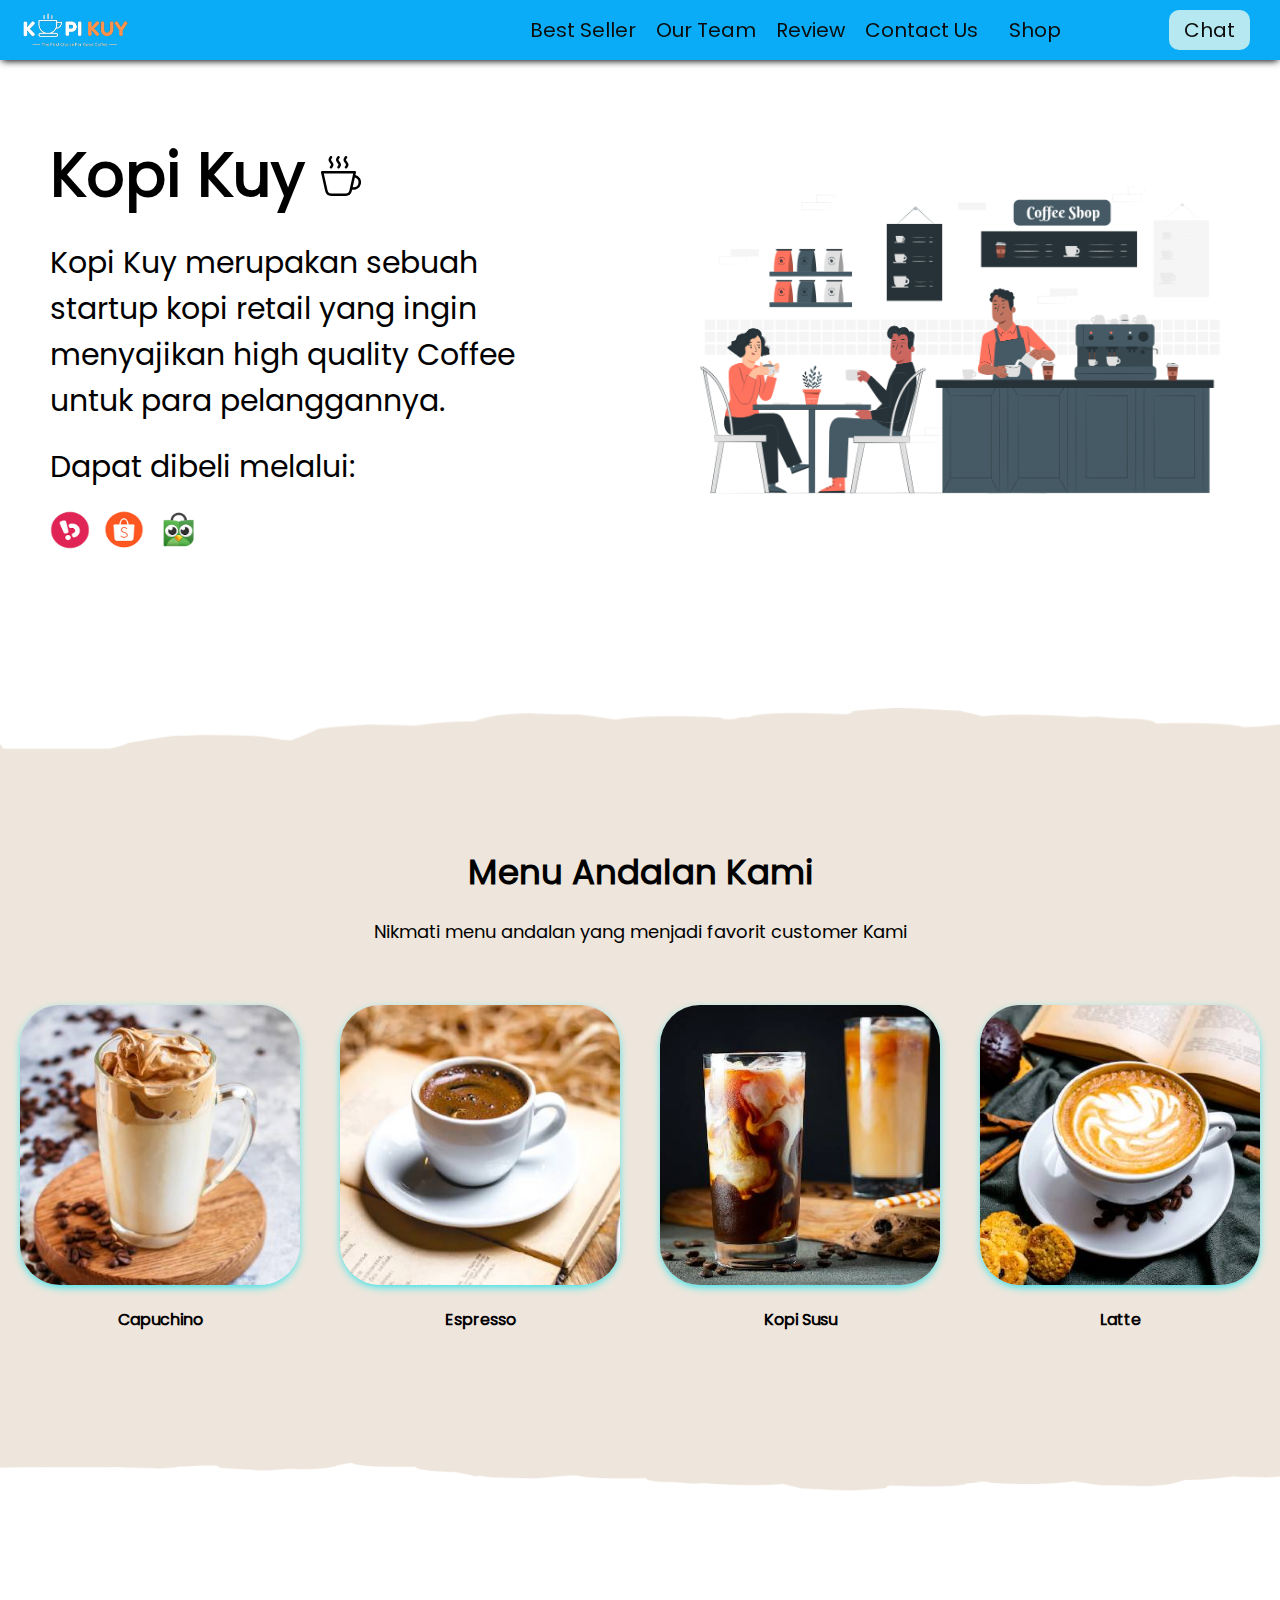
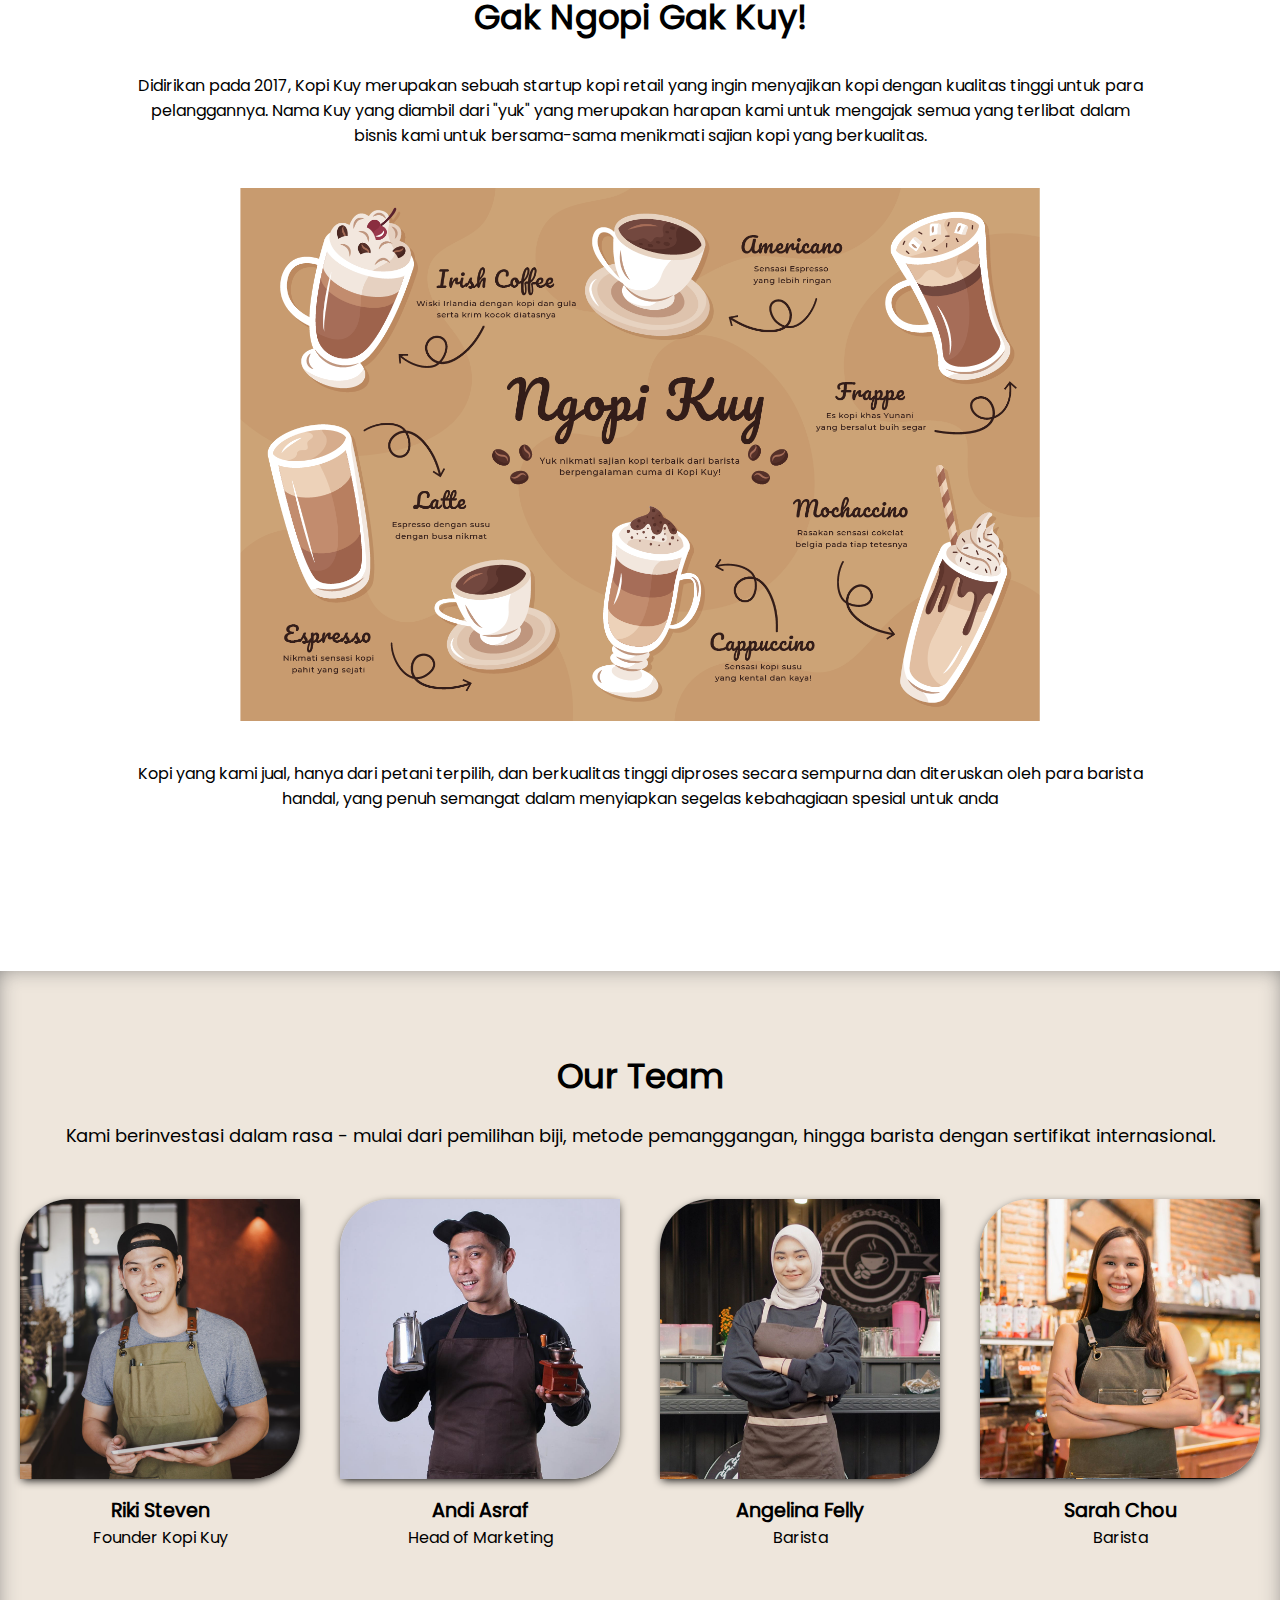
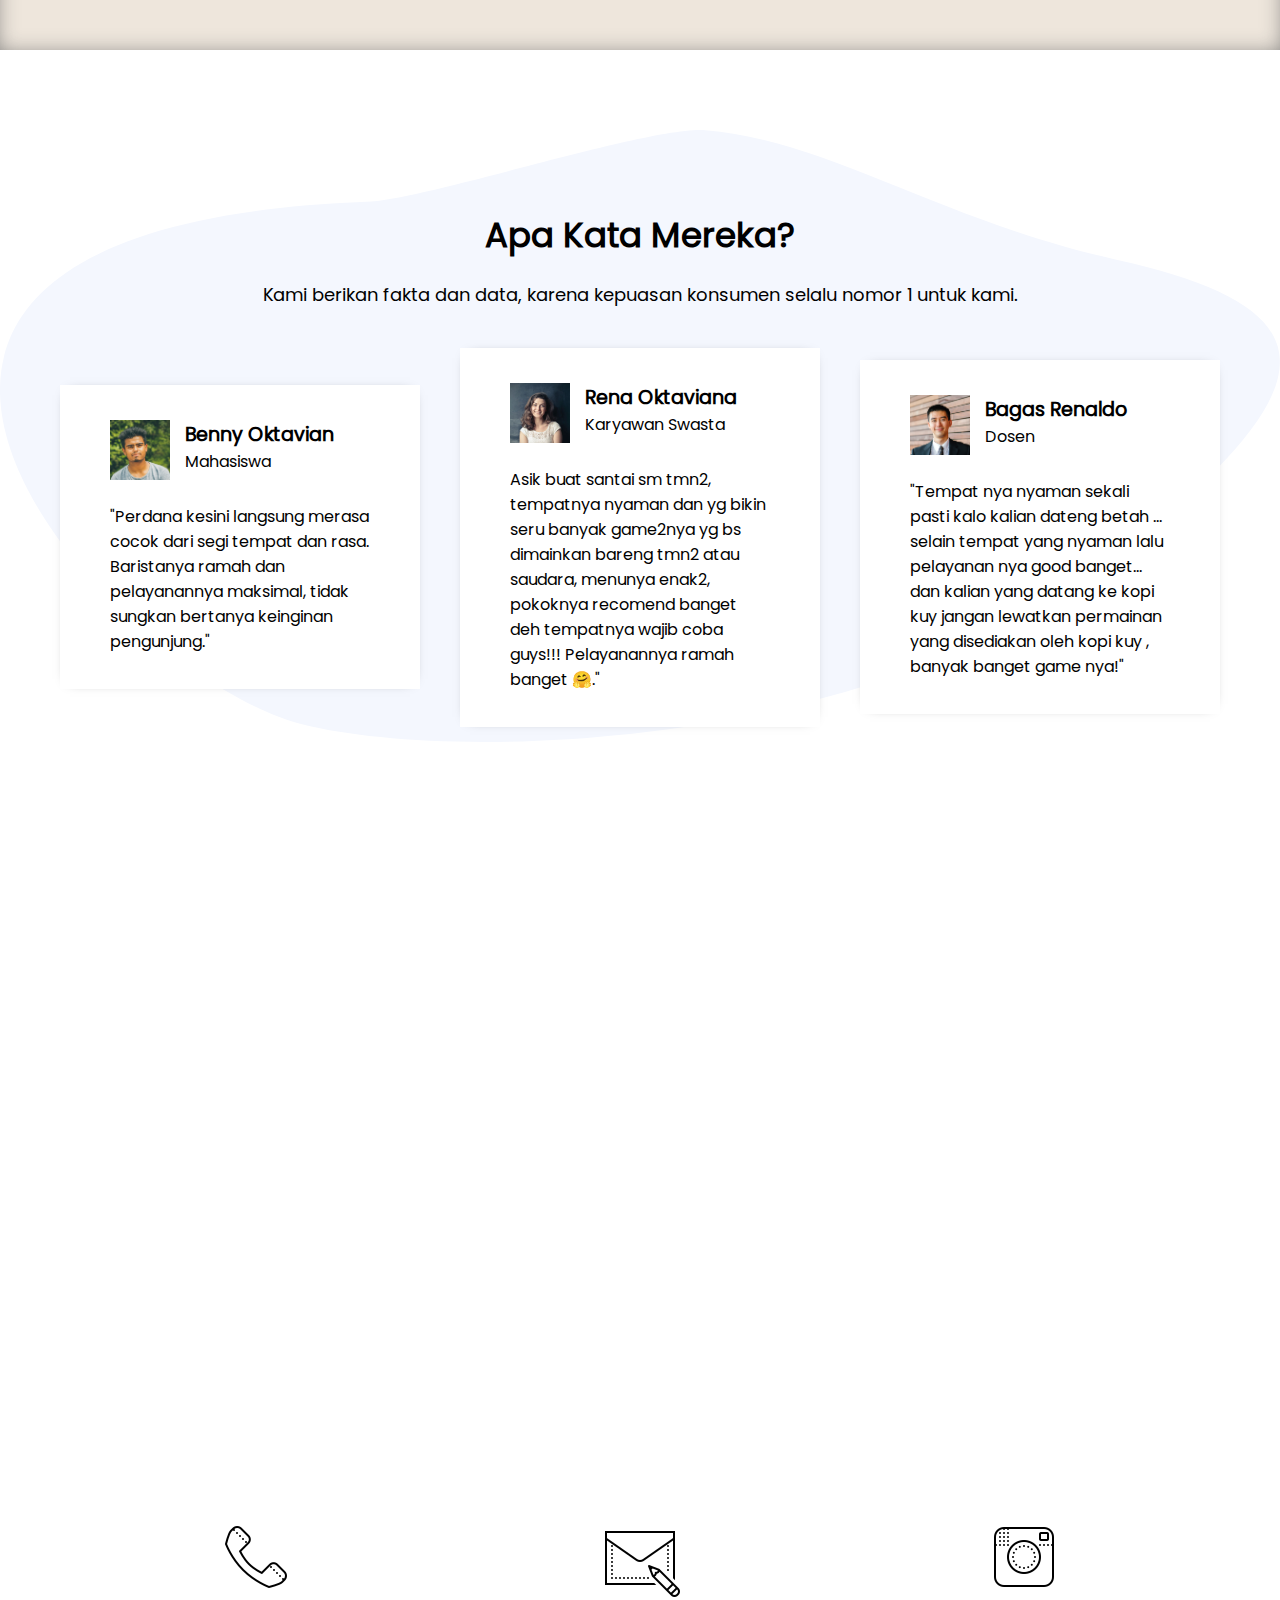
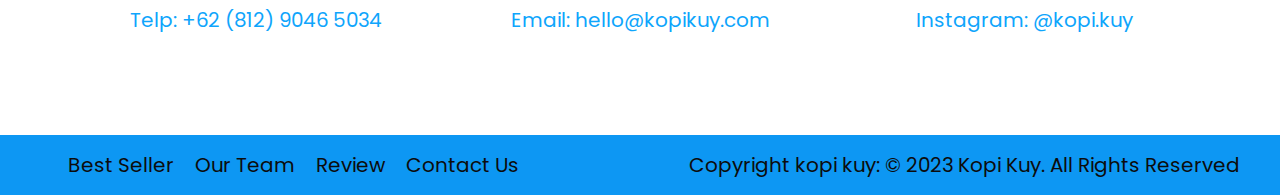
<file: index.html>
<!DOCTYPE html>
<html lang="id">

<head>
    <meta charset="UTF-8">
    <meta http-equiv="X-UA-Compatible" content="IE=edge">
    <meta name="viewport" content="width=device-width, initial-scale=1.0">
    <link rel="shortcut icon" href="images/favicon.ico" type="image/x-icon">
    <title>Website Kopi Kuy</title>
    <link rel="stylesheet" href="css/style.css">
</head>

<body>
    <nav>
        <img class="logo" src="images/logo/logo_kuy.png">
        <div class="navigasi">
            <a href="#best-seller">Best Seller</a>
            <a href="#our-team">Our Team</a>
            <a href="#review">Review</a>
            <a href="#contact-us">Contact Us</a>
        </div>
        <a class="shop" href="produk.html">Shop</a>
        <a class="chat" href="https://wa.me/6281382165201?text=Saya ingin bertanya" target="_blank">Chat</a>
    </nav>

    <!-- Tulis Kode HTML / <header> Setelah baris di bawah ini (baris 28) -->

    <header>
        <div class="kiri">
            <h1>
                Kopi Kuy
                <img src="images/icon/icon_kopi.svg" alt="Logo Kopi">
            </h1>
            <p>
                Kopi Kuy merupakan sebuah startup kopi retail yang ingin menyajikan
                high quality Coffee untuk para pelanggannya.
            </p>
            <p>
                Dapat dibeli melalui:
            </p>
            <div class="olshop">
                <img src="images/logo/logo_bukalapak.png" alt="Logo bukalapak">
                <img src="images/logo/logo_shopee.png" alt="logo shopee">
                <img src="images/logo/logo_tokopedia.png" alt="logo tokopedia">
            </div>
        </div>
        <div class="kanan">
            <img src="images/header/header3.png" alt="gambar header">
        </div>
    </header>

    <main>
        <section class="best-seller" id="best-seller">
            <h2>
                Menu Andalan Kami
            </h2>
            <p>
                Nikmati menu andalan yang menjadi favorit customer Kami
            </p>
            <div class="produk">
                <img src="images/produk/product_capuchino.jpg" alt="">
                <p>
                    Capuchino
                </p>
            </div>
            <div class="produk">
                <img src="images/produk/product_espresso.jpg" alt="">
                <p>
                    Espresso
                </p>
            </div>
            <div class="produk">
                <img src="images/produk/product_kopi_susu.jpg" alt="">
                <p>
                    Kopi Susu
                </p>
            </div>
            <div class="produk">
                <img src="images/produk/product_latte.jpg" alt="">
                <p>
                    Latte
                </p>
            </div>

        </section>
        <section class="about-us" id="about-us">
            <h2>
                Gak Ngopi Gak Kuy!
            </h2>
            <p>
                Didirikan pada 2017, Kopi Kuy merupakan sebuah startup kopi retail
                yang ingin menyajikan kopi dengan kualitas tinggi untuk para pelanggannya.
                Nama Kuy yang diambil dari "yuk" yang merupakan harapan kami untuk mengajak semua
                yang terlibat dalam bisnis kami untuk bersama-sama menikmati sajian kopi yang berkualitas.
            </p>
            <img src="images/about-us/aset_kopi_jumbo.png" alt="">
            <p>
                Kopi yang kami jual, hanya dari petani terpilih, dan berkualitas tinggi diproses
                secara sempurna dan diteruskan oleh para barista handal, yang penuh semangat
                dalam menyiapkan segelas kebahagiaan spesial untuk anda
            </p>
        </section>
        <section class="our-team" id="our-team">
            <h2>
                Our Team
            </h2>
            <p>
                Kami berinvestasi dalam rasa - mulai dari pemilihan biji, metode pemanggangan,
                hingga barista dengan sertifikat internasional.
            </p>
            <div class="team">
                <img src="images/team/team1.jpg" alt="">
                <h3>
                    Riki Steven
                </h3>
                <p>
                    Founder Kopi Kuy
                </p>
            </div>
            <div class="team">
                <img src="images/team/team2.jpg" alt="">
                <h3>
                    Andi Asraf
                </h3>
                <p>
                    Head of Marketing
                </p>
            </div>
            <div class="team">
                <img src="images/team/team3.jpg" alt="">
                <h3>
                    Angelina Felly
                </h3>
                <p>
                    Barista
                </p>
            </div>
            <div class="team">
                <img src="images/team/team4.jpg" alt="">
                <h3>
                    Sarah Chou
                </h3>
                <p>
                    Barista
                </p>
            </div>
        </section>
        <section class="review" id="review">
            <h2>
                Apa Kata Mereka?
            </h2>
            <p>
                Kami berikan fakta dan data, karena kepuasan konsumen selalu nomor 1 untuk kami.
            </p>
            <div class="testimoni">
                <img src="images/customer/customer1.jpg" alt="">
                <div class="profile">
                    <h3>
                        Benny Oktavian
                    </h3>
                    <p>
                        Mahasiswa
                    </p>
                </div>
                <p>
                    "Perdana kesini langsung merasa cocok dari segi tempat dan rasa.
                    Baristanya ramah dan pelayanannya maksimal, tidak sungkan bertanya keinginan pengunjung."
                </p>
            </div>
            <div class="testimoni">
                <img src="images/customer/customer2.jpg" alt="">
                <div class="profile">
                    <h3>
                        Rena Oktaviana
                    </h3>
                    <p>
                        Karyawan Swasta
                    </p>
                </div>
                <p>
                    Asik buat santai sm tmn2, tempatnya nyaman dan yg bikin seru banyak game2nya
                    yg bs dimainkan bareng tmn2 atau saudara, menunya enak2, pokoknya recomend
                    banget deh tempatnya wajib coba guys!!! Pelayanannya ramah banget 🤗."
                </p>
            </div>
            <div class="testimoni">
                <img src="images/customer/customer3.jpg" alt="">
                <div class="profile">
                    <h3>
                        Bagas Renaldo
                    </h3>
                    <p>
                        Dosen
                    </p>
                </div>
                <p>
                    "Tempat nya nyaman sekali pasti kalo kalian dateng betah ...
                    selain tempat yang nyaman lalu pelayanan nya good banget...
                    dan kalian yang datang ke kopi kuy jangan lewatkan permainan yang disediakan
                    oleh kopi kuy , banyak banget game nya!"
                </p>
            </div>
        </section>
        <section class="contact-us" id="contact-us">
            <iframe
                src="https://www.google.com/maps/embed?pb=!1m14!1m8!1m3!1d7932.741866032694!2d106.668581!3d-6.214715!3m2!1i1024!2i768!4f13.1!3m3!1m2!1s0x2e69f9912c7f297b%3A0xe5a3a671dae861ab!2sKopi%20kuy!5e0!3m2!1sid!2sid!4v1680617229460!5m2!1sid!2sid"
                allowfullscreen="" loading="lazy" referrerpolicy="no-referrer-when-downgrade"></iframe>
            <div class="kontak">
                <img src="images/icon/icon_phone.png" alt="">
                <p>
                    Telp: +62 (812) 9046 5034
                </p>
            </div>
            <div class="kontak">
                <img src="images/icon/icon_mail.png" alt="">
                <p>
                    Email: hello@kopikuy.com
                </p>
            </div>
            <div class="kontak">
                <img src="images/icon/icon_instagram.png" alt="">
                <p>
                    Instagram: @kopi.kuy
                </p>
            </div>
        </section>
    </main>
    <footer>
        <div class="navigasi">
            <a href="#best-seller">Best Seller</a>
            <a href="#our-team">Our Team</a>
            <a href="#review">Review</a>
            <a href="#contact-us">Contact Us</a>
        </div>
        <p>
            Copyright kopi kuy: © 2023 Kopi Kuy. All Rights Reserved
        </p>
    </footer>
    <!--
        Kode HTML tidak boleh lewat dari batas ini
        Pastikan setiap section di tutup
        misalnya kode <section class="best-seller"> harus ada
        di bawah kode </header> (perhatikan ada garis miringnya
        dan setiap section harus setelah kode </section>
        jangan menulis <section> di dalam <section>
    -->
</body>

</html>
</file>
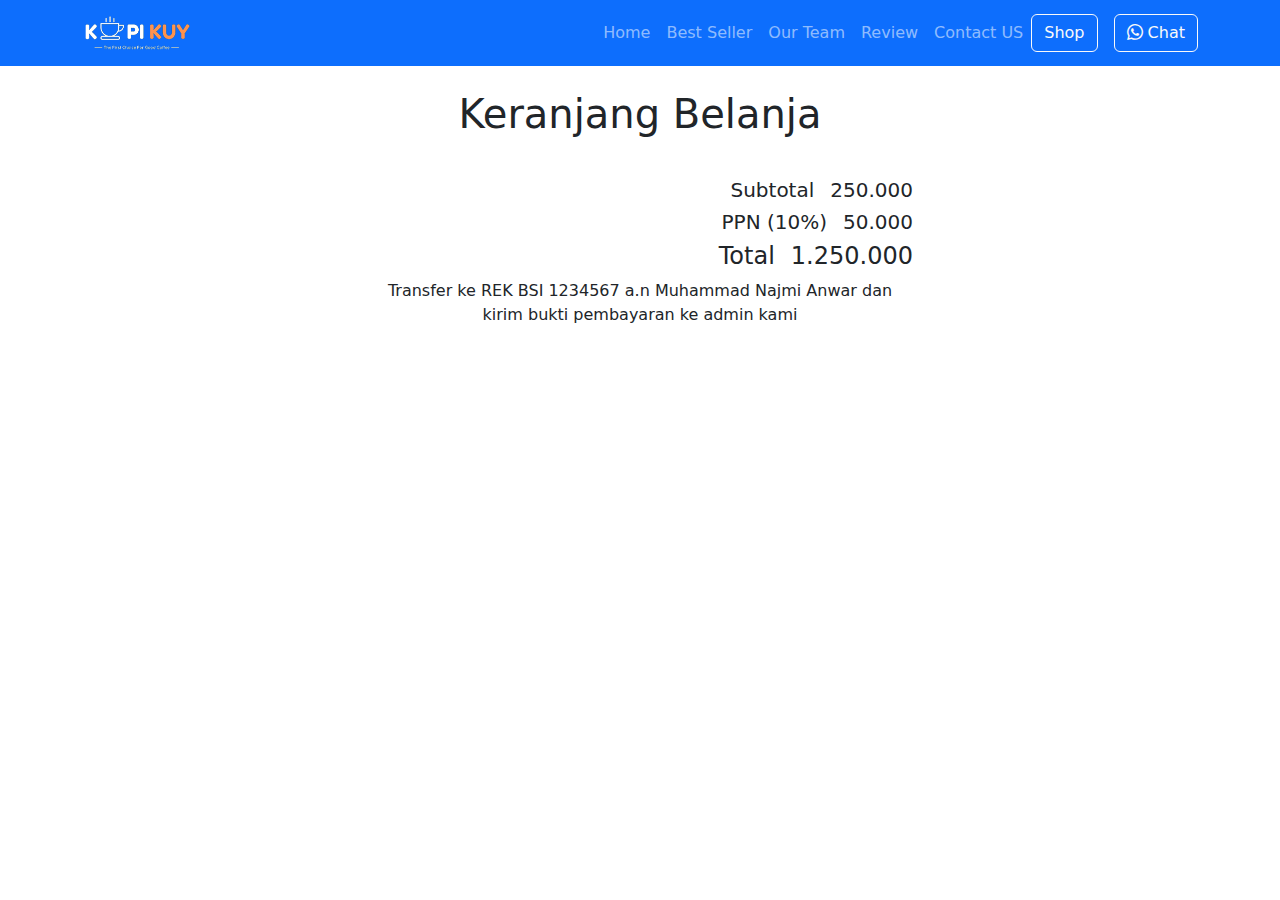
<file: cart.html>
<!DOCTYPE html>
<html lang="id">

<head>
    <meta charset="UTF-8">
    <meta name="viewport" content="width=device-width, initial-scale=1.0">
    <title>Keranjang Belanja</title>
    <link rel="shortcut icon" href="images/favicon.ico" type="image/x-icon">
    <link rel="stylesheet" href="vendor/bootstrap/bootstrap.min.css">
    <link rel="stylesheet" href="vendor/bootstrap/bootstrap-icons.css">
</head>

<body>
    <nav class="navbar navbar-dark bg-primary navbar-expand-lg bisadicopy">
        <div class="container">
            <a class="navbar-brand" href="https://www.rikikurnia.com">
                <img src="images/logo/logo_kuy.png" height="40" alt="image">
            </a>
            <button class="navbar-toggler" type="button" data-bs-toggle="collapse" data-bs-target="#navbarNav11"
                aria-controls="navbarNav11" aria-expanded="false" aria-label="Toggle navigation">
                <span class="navbar-toggler-icon"></span>
            </button>
            <div class="collapse navbar-collapse" id="navbarNav11">
                <ul class="navbar-nav ms-auto">
                    <li class="nav-item">
                        <a class="nav-link" href="index.html">Home</a>
                    </li>
                    <li class="nav-item active">
                        <a class="nav-link" href="index.html#best-seller">Best Seller</a>
                    </li>
                    <li class="nav-item">
                        <a class="nav-link" href="index.html#our-team">Our Team</a>
                    </li>
                    <li class="nav-item">
                        <a class="nav-link" href="index.html#review">Review</a>
                    </li>
                    <li class="nav-item">
                        <a class="nav-link" href="index.html#contact-us">Contact US</a>
                    </li>
                </ul>
                <a href="produk.html" class="btn btn-outline-light position-relative">
                    Shop
                </a>

                <a class="btn btn-outline-light ms-md-3"
                    href="https://wa.me/6281382165201?text=Halo saya mau beli kopi">
                    <i class="bi bi-whatsapp"></i> Chat
                </a>
            </div>
        </div>
    </nav>

    <section class="keranjang">
        <div class="container my-4">
            <h1 class="text-center mb-3">Keranjang Belanja</h1>

            <div class="row justify-content-center">
                <div class="col-12 col-md-6">
                    <ul class="list-group mb-4" id="ul_list_produk">

                    </ul>
                </div>
            </div>
            <div class="row justify-content-center">
                <div id="keteranganharga" class="col-12 col-md-6">
                    <div class="d-flex align-items-center justify-content-end">
                        <h5 class="me-3 text-end">Subtotal</h5>
                        <h5 id="subtotal_html">250.000</h5>
                    </div>
                    <div class="d-flex align-items-center justify-content-end">
                        <h5 class="me-3 text-end">PPN (10%)</h5>
                        <h5 id="ppn_html">50.000</h5>
                    </div>
                    <div class="d-flex align-items-center justify-content-end">
                        <h4 class="me-3 text-end">Total</h4>
                        <h4 id="total_html">1.250.000</h4>
                    </div>
                    <p class="text-center">Transfer ke REK BSI 1234567 a.n Muhammad Najmi Anwar dan kirim bukti
                        pembayaran ke
                        admin kami</p>
                </div>
            </div>

        </div>
    </section>


    <script>

        var tmp_list_belanja = []
        var hargatotal = 0

        function updateListCart() {

            var list_belanja = localStorage.getItem("list_belanja")
            if (list_belanja != null) {
                var list_belanja_object = JSON.parse(localStorage.getItem("list_belanja"))
                list_belanja_object.forEach(item => {

                    hargatotal += item.hargaint

                    var idx = tmp_list_belanja.findIndex(itemTMP => {
                        if (itemTMP.nama === item.nama) {
                            return true;
                        }
                        return false;
                    })

                    if (idx !== -1) {
                        tmp_list_belanja[idx].qty = tmp_list_belanja[idx].qty + 1
                    } else {
                        tmp_list_belanja.push(item)
                    }
                })
                updateTampilan()
            }
        }

        updateListCart()

        function updateTampilan() {
            if (tmp_list_belanja.length < 1) {
                ul_list_produk.innerHTML = `<li class="list-group-item d-flex justify-content-center align-items-center"><h3>Keranjang Belanja Anda Kosong</h3>`
                keteranganharga.classList.add("d-none")
            } else {
                keteranganharga.classList.remove("d-none")
                var template_list = ``
                tmp_list_belanja.forEach((item, index) => {
                    template_list += `<li class="list-group-item d-flex justify-content-between align-items-center">
                            <img src="${item.foto}" height="40" width="40">
                            <div class="ms-2 me-auto">
                                <div class="fw-bold">${item.nama}</div>
                                <span class="harga">${item.harga}</span> x
                                <span class="jumlah">${item.qty}</span>
                            </div>
                            <div class="fw-bold mx-3">${titikPemisahRupiah(item.hargaint * item.qty)}</div>
                            <button onclick="hapusProduk(${index})" class="btn btn-danger btn-sm">Hapus</span>
                        </li>`
                })
                ul_list_produk.innerHTML = template_list
                subtotal_html.innerHTML = titikPemisahRupiah(hargatotal)
                ppn_html.innerHTML = titikPemisahRupiah(hargatotal * 10 / 100)
                total_html.innerHTML = titikPemisahRupiah(hargatotal + (hargatotal * 10 / 100))
            }


        }

        /* Fungsi Untuk memberi titik ribuan pada rupiah untuk memudahkan pembacaan harga */
        function titikPemisahRupiah(x) {
            return x.toString().replace(/\B(?=(\d{3})+(?!\d))/g, ".");
        }

        /* Fungsi untuk menghapus quantity dan produk pada cart */

        function hapusProduk(index) {
            hargatotal = hargatotal - tmp_list_belanja[index].hargaint

            var list_belanja = localStorage.getItem("list_belanja")
            var list_belanja_object = JSON.parse(localStorage.getItem("list_belanja"))
            var nama_produk = tmp_list_belanja[index].nama

            var idx = list_belanja_object.findIndex(itemTMP => {
                if (itemTMP.nama === nama_produk) {
                    return true;
                }
                return false;
            })

            if (idx !== -1) {
                list_belanja_object.splice(idx, 1)
                localStorage.setItem("list_belanja", JSON.stringify(list_belanja_object))
            }
            if (tmp_list_belanja[index].qty > 1) {
                tmp_list_belanja[index].qty = tmp_list_belanja[index].qty - 1
            } else {
                tmp_list_belanja.splice(index, 1)
            }
            updateTampilan()

        }

    </script>

</body>

</html>
</file>
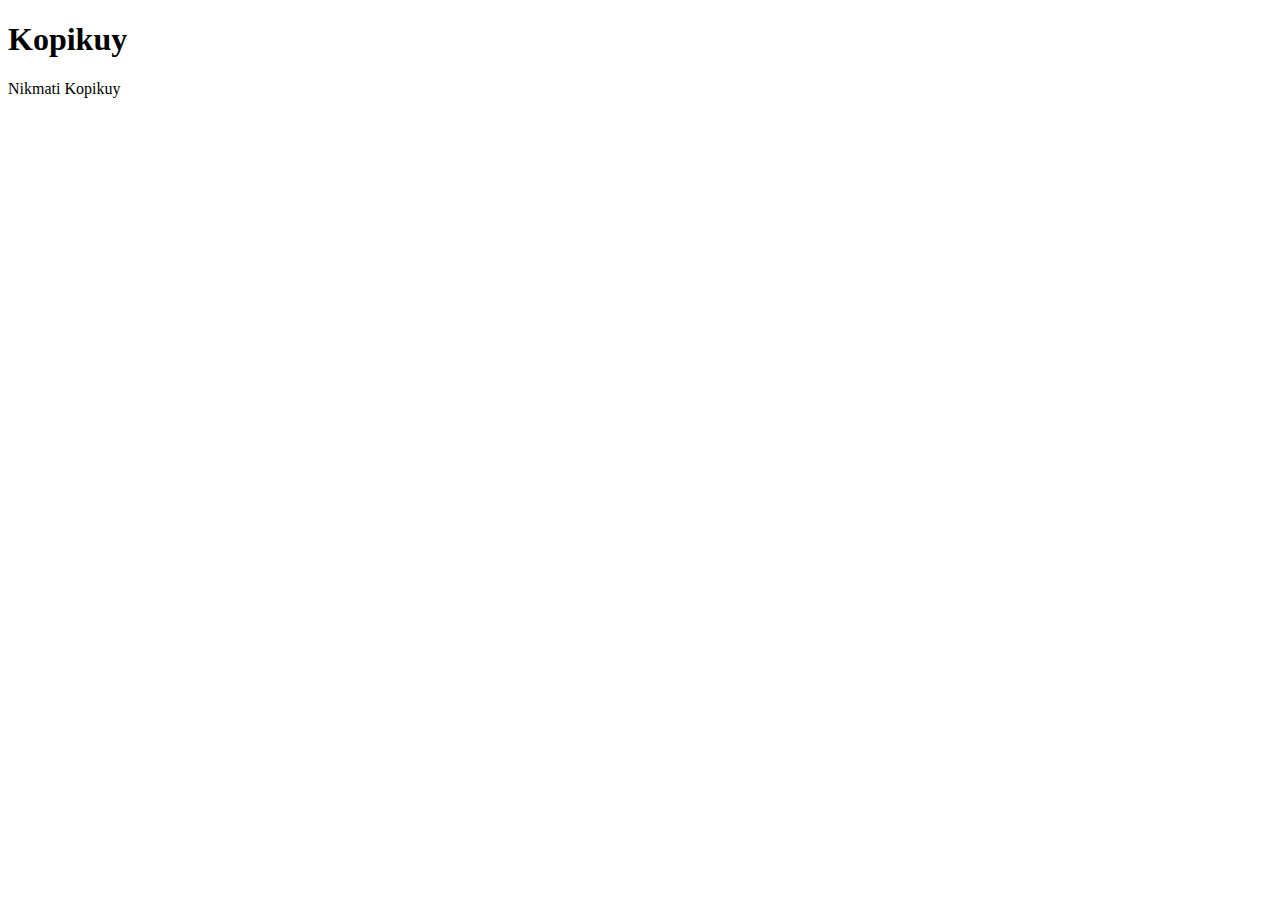
<file: Latihan.html>
<!DOCTYPE html>
<html lang="en">

<head>
    <meta charset="UTF-8">
    <meta name="viewport" content="width=device-width, initial-scale=1.0">
    <title>Document</title>
    <style>

    </style>
</head>

<body>
    <header>
        <div class="kiri">
            <h1>
                Kopikuy
            </h1>
            <p>
                Nikmati Kopikuy
            </p>

        </div>
        <div class="kanan">

        </div>
    </header>

</body>

</html>
</file>
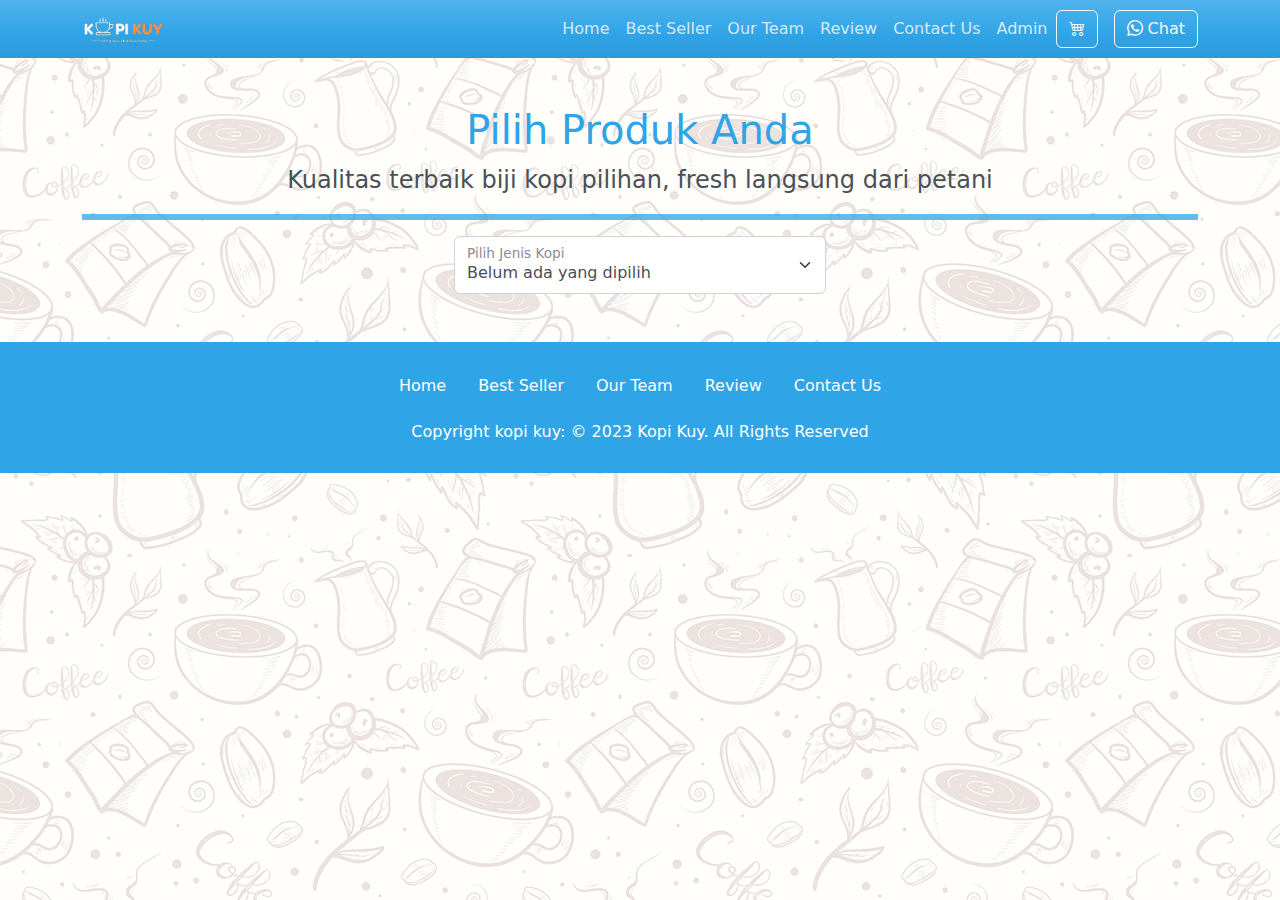
<file: produk.html>
<!DOCTYPE html>
<html lang="id">

<head>
    <meta charset="UTF-8">
    <meta http-equiv="X-UA-Compatible" content="IE=edge">
    <meta name="viewport" content="width=device-width, initial-scale=1.0">
    <link rel="shortcut icon" href="images/favicon/favicon.ico" type="image/x-icon">
    <title>Produk</title>
    <link rel="shortcut icon" href="images/favicon.ico" type="image/x-icon">
    <link rel="stylesheet" href="vendor/bootstrap/cerulean.css">
    <link rel="stylesheet" href="vendor/bootstrap/bootstrap-icons.css">
    <script src="vendor/bootstrap/bootstrap.bundle.min.js"></script>
    <script src="js/jquery-3.6.3.min.js"></script>
    <style>
        /* tulis kode CSS internal di bawah sini */

        body {
            background-image: url(images/background/bgkopi.png);
        }

        .card img {
            object-fit: cover;
            height: 300px;
        }

        .hargasize {
            margin-top: 30px;
            margin-bottom: 30px;
        }

        /* Batas Akhir penulisan kode CSS internal */
    </style>
</head>

<body>
    <!-- Tulis Kode Bootstrap Di Bawah Sini -->


    <nav class="navbar navbar-dark bg-primary navbar-expand-lg bisadicopy">
        <div class="container">
            <a class="navbar-brand" href="index.html">
                <img src="images/logo/logo_kuy.png" height="30" alt="image">
            </a>
            <button class="navbar-toggler" type="button" data-bs-toggle="collapse" data-bs-target="#navbarNav11"
                aria-controls="navbarNav11" aria-expanded="false" aria-label="Toggle navigation">
                <span class="navbar-toggler-icon"></span>
            </button>
            <div class="collapse navbar-collapse" id="navbarNav11">
                <ul class="navbar-nav ms-auto">
                    <li class="nav-item active">
                        <a class="nav-link" href="index.html">Home</a>
                    </li>
                    <li class="nav-item">
                        <a class="nav-link" href="index.html#best-seller">Best Seller</a>
                    </li>
                    <li class="nav-item">
                        <a class="nav-link" href="index.html#our-team">Our Team</a>
                    </li>
                    <li class="nav-item">
                        <a class="nav-link" href="index.html#review">Review</a>
                    </li>
                    <li class="nav-item">
                        <a class="nav-link" href="index.html#contact-us">Contact Us</a>
                    </li>
                    <li class="nav-item">
                        <a class="nav-link" href="admin.html">Admin</a>
                    </li>
                </ul>

                <a href="cart.html" class="btn btn-outline-light position-relative">
                    <i class="bi bi-cart4"></i>
                    <span id="cart_icon"
                        class="position-absolute top-0 start-100 translate-middle badge rounded-pill bg-danger">
                        0
                    </span>
                </a>

                <a class="btn btn-outline-light ms-md-3" href="https://wa.me/6281382165201">
                    <i class="bi bi-whatsapp"></i> Chat</a>

            </div>
        </div>
    </nav>

    <section class="produk text-center mt-5">
        <div class="container">
            <h1>Pilih Produk Anda</h1>
            <p class="fs-4">Kualitas terbaik biji kopi pilihan, fresh langsung dari petani</p>
            <hr class="border border-primary border-3 opacity-75">
            <div class="form-floating col-12 col-lg-4 mx-auto">
                <select onchange="gantikategori()" class="form-select" id="select_kopi"
                    aria-label="Floating label select example">
                    <option disabled selected>Belum ada yang dipilih</option>
                    <option value="arabica">Arabica</option>
                    <option value="robusta">Robusta</option>
                    <option value="nonkopi">Non Kopi</option>
                </select>
                <label for="select_kopi">Pilih Jenis Kopi</label>
            </div>
            <div id="baris_produk" class="row row-cols-1 row-cols-sm-2 row-cols-md-3 row-cols-lg-4 text-center mt-5">


            </div>
        </div>
    </section>

    <footer class="riki-block footer-small py-4 bg-primary">
        <div class="container">
            <div class="row text-center align-items-center">
                <div class="col">
                    <ul class="nav justify-content-center">
                        <li class="nav-item active">
                            <a class="nav-link text-white" href="index.html">Home</a>
                        </li>
                        <li class="nav-item">
                            <a class="nav-link text-white" href="index.html#best-seller">Best Seller</a>
                        </li>
                        <li class="nav-item">
                            <a class="nav-link text-white" href="index.html#our-team">Our Team</a>
                        </li>
                        <li class="nav-item">
                            <a class="nav-link text-white" href="index.html#review">Review</a>
                        </li>
                        <li class="nav-item">
                            <a class="nav-link text-white" href="index.html#contact-us">Contact Us</a>
                        </li>
                    </ul>

                    <p class="h5 mt-3 fs-6">Copyright kopi kuy: © 2023 Kopi Kuy. All Rights Reserved</p>
                </div>
            </div>
        </div>
    </footer>

    <!-- Batas Akhir penulisan kode Bootstrap -->
    <script>
        /* Tulis Javascript Di bawah Sini */

        var data = null


        var sumber = "https://rikikurnia.com/prakerja/api/kopi"
        var sumber2 = "data.json"

        $.getJSON(sumber2).then(function (respon) {
            data = respon
        })

        function gantikategori() {

            var data_dipilih = data[select_kopi.value]
            console.log(data_dipilih)
            baris_produk.innerHTML = ``

            data_dipilih.forEach(kopi => {
                baris_produk.innerHTML += `<div class="col-12 col-lg-3 mb-4 kolom-produk">
                    <div class="card">
                        <img src="${kopi.foto}" class="card-img-top" alt="...">
                        <div class="card-body">
                            <h5 class="card-title">${kopi.nama}</h5>
                            <div class="row hargasize">
                                <div class="col">
                                    <i class="bi bi-cup-fill"></i> ${kopi.size}
                                </div>
                                <div class="col text-primary fn-bold">
                                    <i class="bi bi-cash-coin"></i> ${kopi.harga},-
                                </div>
                            </div>
                            <a href="${kopi.link}" class="btn btn-primary w-100">
                                <i class="bi bi-cart"></i> Beli</a>
                        </div>
                    </div>`
            });

        }

        var sumber = "https://rikikurnia.com/prakerja/api/kopi"
        var sumber2 = "data.json"

        select_kopi.onchange = function () {
            var dipilih = select_kopi.value
            console.log(dipilih)
            ambilData(dipilih)
        }

        function ambilData(dipilih) {

            var template = ''

            $.getJSON(sumber2).then(function (data) {

                var data_kopi = data[dipilih]
                console.log(data_kopi)

                data_kopi.forEach(item => {
                    template += `<div class="col mb-4">
                    <div class="card">
                        <img src="${item.foto}" class="card-img-top" alt="...">
                        <div class="card-body">
                            <h5 class="card-title">${item.nama}</h5>
                            <div class="row hargasize my-4">
                                <div class="col">
                                    ${item.size}
                                </div>
                                <div class="col">
                                    ${item.harga}
                                </div>
                            </div>
                            <button onclick='addToCart(${JSON.stringify({ nama: item.nama, harga: item.harga, foto: item.foto, hargaint: (item.harga.split(".").join("")) * 1, qty: 1 })})' href="${item.link}" class="addToCart btn btn-primary w-100">
                                <i class="bi bi-cart4"></i> Add To Cart
                            </button>
                        </div>
                    </div>
                </div>`
                })

                baris_produk.innerHTML = template
            })

        }
        var list_belanja = []
        function addToCart(item) {
            //itemObj = JSON.parse(item)
            list_belanja.push(item)
            localStorage.setItem("list_belanja", JSON.stringify(list_belanja))
            alert("Berhasil Menambah Produk")
            updateCartIcon()
        }
        function updateCartIcon() {
            cart_icon.classList.add("d-none")
            let list_belanja = localStorage.getItem("list_belanja")
            if (list_belanja != null) {
                list_belanja = JSON.parse(list_belanja)
                cart_icon.textContent = list_belanja.length
                if (list_belanja.length > 0) cart_icon.classList.remove("d-none")
            }
        }
        updateCartIcon()




        /* Batas Akhir penulisan kode Javascript */
    </script>
</body>

</html>
</file>
<file: css/style.css>
/* Kode * di bawah ini untuk mereset tampilan setiap web browser supaya seragam */

* {
   box-sizing: border-box;
   margin: 0;
   padding: 0;
}

html {
   /* scroll-behavior: smooth agar scroll ketika klik pada navigasi menjadi halus */
   scroll-behavior: smooth;
}

/* 
Kode di bawah ini untuk mengatur nav sampai footer agar memiliki tampilan flexibel
selengkapnya akan di bahas di hari ke 3
*/

nav,
header,
section,
footer {
   /* 
      display: flex memiliki pengaturan yang dapat mengatur agar elemen
      di dalamnya memiliki ukuran yang fleksibel
      digunakan saat ada elemen yang isinya lebih dari satu kolom
   */
   display: flex;
   /* 
      align-items: center mengatur elemen di dalamnya rata tengah vertikal
   */
   align-items: center;

   /* 
      justify-content: center mengatur elemen di dalamnya rata tengah horizontal
   */
   justify-content: center;

   /* 
      flex-wrap: wrap mengatur agar jika lebar elemen berlebih, maka elemen
      akan otomatis diletakan di baris baru (tidak dipaksakan di satu baris)
   */
   flex-wrap: wrap;
}



/* 
Kode @font-face untuk menginstall font ke dalam Website 
src adalah untuk lokasi fontnya, font dapat di cari di website https://fonts.google.com/
dengan memberi nama family, maka kita mendaftarkan font tersebut ke dalam website
*/

@font-face {
   src: url(../fonts/poppins.woff2);
   font-family: 'Poppins';
}

body {
   /* 
   mendaftarkan semua teks pada body menjadi family Poppins 
   kenapa pada body? karena elemen body membungkus semua elemen dari nav section sampai footer
   */
   font-family: 'Poppins';

}

/*
Misalnya ada font dari google yang bernama Irish Grover yang berada di:
https://fonts.gstatic.com/s/irishgrover/v23/buExpoi6YtLz2QW7LA4flVgv__RP.woff2

maka bisa coba copy kode berikut untuk menginstall font tadi:

@font-face {
  font-family: 'Irish Grover';
  font-style: normal;
  font-weight: 400;
  src: url(https://fonts.gstatic.com/s/irishgrover/v23/buExpoi6YtLz2QW7LA4flVgv__RP.woff2) format('woff2');
}

Jika kode di atas sudah di copy
Nanti pada element yang ingin menggunakan font Irish Grover Tadi, tinggal diganti font-familynya
misal mau mengganti h1 dan h2 maka kodenya sebagai berikut:

h1,h2 {
   font-family: 'Irish Grover';
}

*/


a {
   /* menghilangkan garis bawah pada link */
   text-decoration: none;

   /* 
   color: adalah untuk mengganti warna tulisan.
   color:unset digunakan pada a untuk menghilangkan warna bawaan pada link (biasanya warna biru) 
   */
   color: unset;
}

h2 {
   /* mengatur ukuran huruf ke 34 pixel */
   font-size: 34px;
}

h3 {
   /* mengatur ukuran huruf ke 1.2rem */
   font-size: 1.2rem;
}

h1,
h2,
h3 {
   /* mengatur tebal huruf bisa bold, normal*/
   font-weight: bold;
}

img {
   /* 
      kode max-width artinya lebar maksimal
      mengatur agar semua elemen img memiliki lebar maksimal 100% agar
      besar gambar tidak melebihi layar ataupun elemen pembungkus
   */
   max-width: 100%;
}

/* Navigasi */

nav {
   /* 
   background-color mengatur warna latar belakang 
   untuk pengguna hp, pergantian warna tidak bisa seperti vs code
   hanya dapat menggunakan warna bahasa inggris seperti: red, green, brown, purple dsb
   untuk pengguna vscode silahkan arahkan mouse ke kotak warna di bawah
   untuk mengganti warna sesuai keinginan
   */
   background-color: #0aacf7;

   /* box-shadow membuat efek bayangan */
   box-shadow: 0 3px 7px -2px #000;

   /* width mengatur lebar elemen. 100% agar lebarnya full dari kiri sampai kanan layar */
   width: 100%;

   /* 
   padding digunakan untuk memberi jarak ke dalam. 
   efeknya bila digunakan pada elemen yang memiliki warna latar akan membuat elemen tersebut 'gemuk'
   padding-top artinya jarak ke atas, nilai padding dapat berupa
   padding-top, padding-bottom, padding-left, padding-right
   */
   padding-top: 10px;
   padding-bottom: 10px;

   /* 
   position mengatur posisi elemen, position:fixed supaya elemen nav akan ikut menempel di atas layar
   saat kita scroll ke bawah. Jika ingin navigasi gak nempel, bisa menggunakan position:static;
   */
   position: fixed;

   /* Nilai z-index semakin besar, maka elemen akan semakin di depan */
   z-index: 500;
}

img.logo {
   /* height mengatur tinggi elemen */
   height: 40px;
   /* penjelasan margin mirip dengan padding, fungsinya untuk memberi jarak pada elemen */
   margin-left: 20px;
}

div.navigasi {
   margin-left: auto;
   margin-right: 15px;
}

nav a {
   color: #0c0c0c;
   padding-left: 8px;
   padding-right: 8px;
   font-size: 20px;
}

a.shop {
   margin-right: 100px;
}

a.chat {
   margin-right: 30px;
   background-color: rgb(181, 232, 241);
   color: #0c0c0c;
   padding-top: 5px;
   padding-right: 15px;
   padding-bottom: 5px;
   padding-left: 15px;
   border-radius: 10px;
}


/* 
   PERHATIKAN bahwa dalam mengatur elemen, nama elemen langsung ditulis
   sedangkan untuk mengatur class, dibutuhkan tanda titik (.) terlebih dulu
   img {} berarti seluruh elemen dengan tag img (<img src="....">), 
   sedangkan .img artinya hanya elemen dengan class img (<img class="img" src="...">) 
*/


/* HEADER */


header,
section {
   /*
    padding mengatur jarak ke dalam
    pada padding dan margin ditambahkan top / right / bottom / top 
    untuk mengatur jarak masing-masing 
   */
   padding-top: 80px;
   padding-bottom: 80px;

   /* margin mengatur jarak ke luar */
   margin-bottom: 80px;
}

/* penulisan CSS dapat digabung dengan beberapa elemen */
header div.kiri,
header div.kanan {
   /* width mengatur lebar elemen. 50% artinya setengah ukuran elemen pembungkus */
   width: 50%;
   padding: 50px;
}

header h1 {
   margin-bottom: 20px;
   font-size: 60px;
}

header p {
   /* font-size digunakan untuk mengatur ukuran huruf */
   font-size: 30px;
   margin-bottom: 20px;
}

div.olshop img {
   width: 40px;
   /* aspect-ratio:1 agar tinggi menyesuaikan width */
   aspect-ratio: 1;
   margin-right: 10px;
}

/* Best Seller */

section.best-seller {
   position: relative;

   /* background-color mengatur warna latar belakang elemen */
   background-color: #EEE6DC;

   /* text-align mengatur rata tulisan, bisa bernilai: left, right, center, justify */
   text-align: center;
}

/* 
terkait position, after, dan before memerlukan pemahaman mendalam
terkait layout pada CSS untuk dapat memahami secara penuh 
*/

section.best-seller::before,
section.best-seller::after {
   position: absolute;
   content: "";
   width: 100%;
   height: 76px;

   /* background-image untuk menambahkan gambar sebagai background */
   background-image: url(../images/background/garis-atas.png);

   /*background-size agar gambar latar menyesuaikan tinggi / lebar elemen */
   background-size: cover;

   top: -60px;
   left: 0;
}

section.best-seller::after {
   height: 60px;
   background-image: url(../images/background/garis-bawah.png);
   top: unset;
   bottom: -60px;
}

section.best-seller h2 {
   margin-bottom: 20px;
   width: 100%;
}

/* 
Penulisan section.best-seller > p berarti mengatur elemen p yang langsung
di bungkus oleh elemen <section class="best-seller">
aturan ini tidak berlaku untuk elemen <p> yang ada di dalam <div class="produk">
*/

section.best-seller>p {
   font-size: 18px;
   margin-bottom: 40px;
   width: 100%;
}

div.produk {
   /* 
      Penulisan padding dan margin seperti padding:20px ini penulisan singkat 
      yang berarti top, right, bottom, left nilainya sama, yaitu 20px 
   */
   padding: 20px;
   width: 25%;
}

div.produk img {
   /* transition membuat animasi transisi dari perubahan style, 0.3s berarti 0.3 detik */
   transition: all 0.1s ease;

   /* border-radius  Membuat sudut membulat */
   border-radius: 40px;

   /* box-shadow membuat efek bayangan */
   box-shadow: 0 3px 10px -2px #05e2f1;
}

/*

kode div.produk img:hover akan dijalankan saat mouse ada di atas elemen <img> yang ada
di dalam <div class="produk"> 
karena ada efek transition pada div.produk img 
maka akan menghasilkan efek animasi yang smooth

*/
div.produk img:hover {

   /* membuat transformasi, bisa berupa scale(1.05), rotate(180deg), translateY(-50px), dsb */
   transform: scale(0.8);
   border-radius: 80%;
}

div.produk p {
   margin-top: 15px;
   font-weight: bold;
}



/* About US */

section.about-us {
   /* max-width: 80%; mengatur lebar maksimal elemen tidak boleh melebihi 80% layar */
   max-width: 80%;

   /* margin-left dan margin-right auto akan membuat posisi elemen berada di tengah */
   margin-left: auto;
   margin-right: auto;
   text-align: center;
}

section.about-us h2 {
   margin-bottom: 30px;
   width: 100%;
}

section.about-us img {
   /* 
      Penulisan width: 800px dan max-width: 100% mengatur agar
      elemen memiliki lebar 800px namun tidak boleh melebihi 100% ukuran layar
   */
   width: 800px;
   max-width: 100%;
   margin: auto;
}

/*
section.about-us p:nth-child(2) berarti mengatur elemen ke 2 dengan jenis <p>
yang ada di dalam <section class="about-us">
*/

section.about-us p:nth-child(2) {
   margin-bottom: 40px;
}

section.about-us p:nth-child(4) {
   margin-top: 40px;
}


/* OUR TEAM */

section.our-team {
   background-color: #EEE6DC;
   box-shadow: inset 0px 0px 23px -6px #707070;
   text-align: center;
}

section.our-team h2 {
   margin-bottom: 20px;
   width: 100%;
}

section.our-team>p {
   margin-bottom: 30px;
   font-size: 18px;
   width: 800px;
   max-width: 90%;
   margin-left: auto;
   margin-right: auto;
   width: 100%;
}

div.team {
   width: 25%;
   padding: 20px;
}

div.team img {
   width: 100%;
   aspect-ratio: 1/1;
   object-fit: cover;
   box-shadow: 0 3px 10px -2px #000;
   border-radius: 50px 0px 50px 0px;
   margin-bottom: 10px;
   transition: all 0.5s ease
}

div.team img:hover {
   transform: scale(0.8);
   border-radius: 90%;
}

/* REVIEW */

section.review {
   background-image: url(../images/background/bg-review.svg);
   /* 
      background-size: contain;
      membuat gambar latar belakang tidak terpotong
   */
   background-size: contain;

   /* 
      background-repeat: no-repeat;
      membuat gambar latar belakang tidak diulang (duplikat)
   */
   background-repeat: no-repeat;
   padding-left: 40px;
   padding-right: 40px;
   justify-content: space-around;
   /* align-items: stretch; membuat tinggi elemen di dalam .review .baris seragam */
   text-align: center;
}

section.review h2 {
   margin-bottom: 20px;
   width: 100%;
}

section.review>p {
   margin-bottom: 40px;
   font-size: 18px;
   width: 100%;
}

div.testimoni {
   width: 30%;
   display: flex;
   flex-wrap: wrap;
   padding: 35px 50px;
   box-shadow: 0px 0px 12px -10px #000;
   background-color: #fff;
}

div.testimoni img {
   width: 60px;
   height: 60px;
   margin-right: 15px;
   object-fit: cover;
}

div.profile {
   text-align: left;
   display: block;
   margin-bottom: 30px;
   width: calc(100% - 75px);
}

div.profile p {
   width: 100%;
   text-align: left;
}

div.testimoni>p {
   width: 100%;
   text-align: left;
}


/* CONTACT US */
section.contact-us {
   margin-bottom: 20px;
}

section.contact-us iframe {
   width: 100%;
   height: 500px;
   border: 0;
}

div.kontak {
   width: 30%;
   /* color mengatur warna tulisan */
   color: rgb(15, 165, 252);
   text-align: center;
   margin-top: 50px;
   font-size: 20px;
}


/* FOOTER */

footer {
   background-color: #0d97f3;
   padding-top: 15px;
   padding-bottom: 15px;
   color: #0c0c0c;
   padding-right: 40px;
   padding-left: 40px;
   font-size: 20px;
}

footer div.navigasi {
   margin-left: 20px;
   margin-right: auto;
}

footer div.navigasi a {
   padding: 8px;
}

/* UNTUK kode RESPONSIF hari ke 3 tulis DI BAWAH sini */

@media (max-width:600px) {
   .navigasi {
      display: none;
   }

   a.shop {
      margin-right: 10px;
      margin-left: auto;
   }

   header div.kiri,
   header div.kanan {
      width: 100%;
      padding: 10px;
      text-align: center;
   }

   div.produk,
   div.team,
   div.kontak {
      width: 50%
   }

   div.testimoni {
      width: 100%;

   }

   section.review {
      padding-left: 20px;
      padding-right: 20px;
   }

   div.testimoni>p {
      width: 100%;
      text-align: center;
   }
}

/* Kode CSS Selesai di sini */
</file>
<file: vendor/bootstrap/cerulean.css>
@charset "UTF-8";/*!
 * Bootswatch v5.2.3 (https://bootswatch.com)
 * Theme: cerulean
 * Copyright 2012-2022 Thomas Park
 * Licensed under MIT
 * Based on Bootstrap
*//*!
 * Bootstrap  v5.2.3 (https://getbootstrap.com/)
 * Copyright 2011-2022 The Bootstrap Authors
 * Copyright 2011-2022 Twitter, Inc.
 * Licensed under MIT (https://github.com/twbs/bootstrap/blob/main/LICENSE)
 */:root{--bs-blue:#033c73;--bs-indigo:#6610f2;--bs-purple:#6f42c1;--bs-pink:#e83e8c;--bs-red:#c71c22;--bs-orange:#fd7e14;--bs-yellow:#dd5600;--bs-green:#73a839;--bs-teal:#20c997;--bs-cyan:#2fa4e7;--bs-black:#000;--bs-white:#fff;--bs-gray:#868e96;--bs-gray-dark:#343a40;--bs-gray-100:#f8f9fa;--bs-gray-200:#e9ecef;--bs-gray-300:#dee2e6;--bs-gray-400:#ced4da;--bs-gray-500:#adb5bd;--bs-gray-600:#868e96;--bs-gray-700:#495057;--bs-gray-800:#343a40;--bs-gray-900:#212529;--bs-primary:#2fa4e7;--bs-secondary:#e9ecef;--bs-success:#73a839;--bs-info:#033c73;--bs-warning:#dd5600;--bs-danger:#c71c22;--bs-light:#f8f9fa;--bs-dark:#343a40;--bs-primary-rgb:47,164,231;--bs-secondary-rgb:233,236,239;--bs-success-rgb:115,168,57;--bs-info-rgb:3,60,115;--bs-warning-rgb:221,86,0;--bs-danger-rgb:199,28,34;--bs-light-rgb:248,249,250;--bs-dark-rgb:52,58,64;--bs-white-rgb:255,255,255;--bs-black-rgb:0,0,0;--bs-body-color-rgb:73,80,87;--bs-body-bg-rgb:255,255,255;--bs-font-sans-serif:system-ui,-apple-system,"Segoe UI",Roboto,"Helvetica Neue","Noto Sans","Liberation Sans",Arial,sans-serif,"Apple Color Emoji","Segoe UI Emoji","Segoe UI Symbol","Noto Color Emoji";--bs-font-monospace:SFMono-Regular,Menlo,Monaco,Consolas,"Liberation Mono","Courier New",monospace;--bs-gradient:linear-gradient(180deg, rgba(255, 255, 255, 0.15), rgba(255, 255, 255, 0));--bs-body-font-family:var(--bs-font-sans-serif);--bs-body-font-size:1rem;--bs-body-font-weight:400;--bs-body-line-height:1.5;--bs-body-color:#495057;--bs-body-bg:#fff;--bs-border-width:1px;--bs-border-style:solid;--bs-border-color:#dee2e6;--bs-border-color-translucent:rgba(0, 0, 0, 0.175);--bs-border-radius:0.375rem;--bs-border-radius-sm:0.25rem;--bs-border-radius-lg:0.5rem;--bs-border-radius-xl:1rem;--bs-border-radius-2xl:2rem;--bs-border-radius-pill:50rem;--bs-link-color:#2fa4e7;--bs-link-hover-color:#2683b9;--bs-code-color:#e83e8c;--bs-highlight-bg:#f8ddcc}*,::after,::before{box-sizing:border-box}@media (prefers-reduced-motion:no-preference){:root{scroll-behavior:smooth}}body{margin:0;font-family:var(--bs-body-font-family);font-size:var(--bs-body-font-size);font-weight:var(--bs-body-font-weight);line-height:var(--bs-body-line-height);color:var(--bs-body-color);text-align:var(--bs-body-text-align);background-color:var(--bs-body-bg);-webkit-text-size-adjust:100%;-webkit-tap-highlight-color:transparent}hr{margin:1rem 0;color:inherit;border:0;border-top:1px solid;opacity:.25}.h1,.h2,.h3,.h4,.h5,.h6,h1,h2,h3,h4,h5,h6{margin-top:0;margin-bottom:.5rem;font-weight:500;line-height:1.2;color:#2fa4e7}.h1,h1{font-size:calc(1.375rem + 1.5vw)}@media (min-width:1200px){.h1,h1{font-size:2.5rem}}.h2,h2{font-size:calc(1.325rem + .9vw)}@media (min-width:1200px){.h2,h2{font-size:2rem}}.h3,h3{font-size:calc(1.3rem + .6vw)}@media (min-width:1200px){.h3,h3{font-size:1.75rem}}.h4,h4{font-size:calc(1.275rem + .3vw)}@media (min-width:1200px){.h4,h4{font-size:1.5rem}}.h5,h5{font-size:1.25rem}.h6,h6{font-size:1rem}p{margin-top:0;margin-bottom:1rem}abbr[title]{-webkit-text-decoration:underline dotted;text-decoration:underline dotted;cursor:help;-webkit-text-decoration-skip-ink:none;text-decoration-skip-ink:none}address{margin-bottom:1rem;font-style:normal;line-height:inherit}ol,ul{padding-left:2rem}dl,ol,ul{margin-top:0;margin-bottom:1rem}ol ol,ol ul,ul ol,ul ul{margin-bottom:0}dt{font-weight:700}dd{margin-bottom:.5rem;margin-left:0}blockquote{margin:0 0 1rem}b,strong{font-weight:bolder}.small,small{font-size:.875em}.mark,mark{padding:.1875em;background-color:var(--bs-highlight-bg)}sub,sup{position:relative;font-size:.75em;line-height:0;vertical-align:baseline}sub{bottom:-.25em}sup{top:-.5em}a{color:var(--bs-link-color);text-decoration:underline}a:hover{color:var(--bs-link-hover-color)}a:not([href]):not([class]),a:not([href]):not([class]):hover{color:inherit;text-decoration:none}code,kbd,pre,samp{font-family:var(--bs-font-monospace);font-size:1em}pre{display:block;margin-top:0;margin-bottom:1rem;overflow:auto;font-size:.875em}pre code{font-size:inherit;color:inherit;word-break:normal}code{font-size:.875em;color:var(--bs-code-color);word-wrap:break-word}a>code{color:inherit}kbd{padding:.1875rem .375rem;font-size:.875em;color:var(--bs-body-bg);background-color:var(--bs-body-color);border-radius:.25rem}kbd kbd{padding:0;font-size:1em}figure{margin:0 0 1rem}img,svg{vertical-align:middle}table{caption-side:bottom;border-collapse:collapse}caption{padding-top:.5rem;padding-bottom:.5rem;color:#868e96;text-align:left}th{text-align:inherit;text-align:-webkit-match-parent}tbody,td,tfoot,th,thead,tr{border-color:inherit;border-style:solid;border-width:0}label{display:inline-block}button{border-radius:0}button:focus:not(:focus-visible){outline:0}button,input,optgroup,select,textarea{margin:0;font-family:inherit;font-size:inherit;line-height:inherit}button,select{text-transform:none}[role=button]{cursor:pointer}select{word-wrap:normal}select:disabled{opacity:1}[list]:not([type=date]):not([type=datetime-local]):not([type=month]):not([type=week]):not([type=time])::-webkit-calendar-picker-indicator{display:none!important}[type=button],[type=reset],[type=submit],button{-webkit-appearance:button}[type=button]:not(:disabled),[type=reset]:not(:disabled),[type=submit]:not(:disabled),button:not(:disabled){cursor:pointer}::-moz-focus-inner{padding:0;border-style:none}textarea{resize:vertical}fieldset{min-width:0;padding:0;margin:0;border:0}legend{float:left;width:100%;padding:0;margin-bottom:.5rem;font-size:calc(1.275rem + .3vw);line-height:inherit}@media (min-width:1200px){legend{font-size:1.5rem}}legend+*{clear:left}::-webkit-datetime-edit-day-field,::-webkit-datetime-edit-fields-wrapper,::-webkit-datetime-edit-hour-field,::-webkit-datetime-edit-minute,::-webkit-datetime-edit-month-field,::-webkit-datetime-edit-text,::-webkit-datetime-edit-year-field{padding:0}::-webkit-inner-spin-button{height:auto}[type=search]{outline-offset:-2px;-webkit-appearance:textfield}::-webkit-search-decoration{-webkit-appearance:none}::-webkit-color-swatch-wrapper{padding:0}::-webkit-file-upload-button{font:inherit;-webkit-appearance:button}::file-selector-button{font:inherit;-webkit-appearance:button}output{display:inline-block}iframe{border:0}summary{display:list-item;cursor:pointer}progress{vertical-align:baseline}[hidden]{display:none!important}.lead{font-size:1.25rem;font-weight:300}.display-1{font-size:calc(1.625rem + 4.5vw);font-weight:300;line-height:1.2}@media (min-width:1200px){.display-1{font-size:5rem}}.display-2{font-size:calc(1.575rem + 3.9vw);font-weight:300;line-height:1.2}@media (min-width:1200px){.display-2{font-size:4.5rem}}.display-3{font-size:calc(1.525rem + 3.3vw);font-weight:300;line-height:1.2}@media (min-width:1200px){.display-3{font-size:4rem}}.display-4{font-size:calc(1.475rem + 2.7vw);font-weight:300;line-height:1.2}@media (min-width:1200px){.display-4{font-size:3.5rem}}.display-5{font-size:calc(1.425rem + 2.1vw);font-weight:300;line-height:1.2}@media (min-width:1200px){.display-5{font-size:3rem}}.display-6{font-size:calc(1.375rem + 1.5vw);font-weight:300;line-height:1.2}@media (min-width:1200px){.display-6{font-size:2.5rem}}.list-unstyled{padding-left:0;list-style:none}.list-inline{padding-left:0;list-style:none}.list-inline-item{display:inline-block}.list-inline-item:not(:last-child){margin-right:.5rem}.initialism{font-size:.875em;text-transform:uppercase}.blockquote{margin-bottom:1rem;font-size:1.25rem}.blockquote>:last-child{margin-bottom:0}.blockquote-footer{margin-top:-1rem;margin-bottom:1rem;font-size:.875em;color:#868e96}.blockquote-footer::before{content:"— "}.img-fluid{max-width:100%;height:auto}.img-thumbnail{padding:.25rem;background-color:#fff;border:1px solid var(--bs-border-color);border-radius:.375rem;max-width:100%;height:auto}.figure{display:inline-block}.figure-img{margin-bottom:.5rem;line-height:1}.figure-caption{font-size:.875em;color:#868e96}.container,.container-fluid,.container-lg,.container-md,.container-sm,.container-xl,.container-xxl{--bs-gutter-x:1.5rem;--bs-gutter-y:0;width:100%;padding-right:calc(var(--bs-gutter-x) * .5);padding-left:calc(var(--bs-gutter-x) * .5);margin-right:auto;margin-left:auto}@media (min-width:576px){.container,.container-sm{max-width:540px}}@media (min-width:768px){.container,.container-md,.container-sm{max-width:720px}}@media (min-width:992px){.container,.container-lg,.container-md,.container-sm{max-width:960px}}@media (min-width:1200px){.container,.container-lg,.container-md,.container-sm,.container-xl{max-width:1140px}}@media (min-width:1400px){.container,.container-lg,.container-md,.container-sm,.container-xl,.container-xxl{max-width:1320px}}.row{--bs-gutter-x:1.5rem;--bs-gutter-y:0;display:flex;flex-wrap:wrap;margin-top:calc(-1 * var(--bs-gutter-y));margin-right:calc(-.5 * var(--bs-gutter-x));margin-left:calc(-.5 * var(--bs-gutter-x))}.row>*{flex-shrink:0;width:100%;max-width:100%;padding-right:calc(var(--bs-gutter-x) * .5);padding-left:calc(var(--bs-gutter-x) * .5);margin-top:var(--bs-gutter-y)}.col{flex:1 0 0%}.row-cols-auto>*{flex:0 0 auto;width:auto}.row-cols-1>*{flex:0 0 auto;width:100%}.row-cols-2>*{flex:0 0 auto;width:50%}.row-cols-3>*{flex:0 0 auto;width:33.3333333333%}.row-cols-4>*{flex:0 0 auto;width:25%}.row-cols-5>*{flex:0 0 auto;width:20%}.row-cols-6>*{flex:0 0 auto;width:16.6666666667%}.col-auto{flex:0 0 auto;width:auto}.col-1{flex:0 0 auto;width:8.33333333%}.col-2{flex:0 0 auto;width:16.66666667%}.col-3{flex:0 0 auto;width:25%}.col-4{flex:0 0 auto;width:33.33333333%}.col-5{flex:0 0 auto;width:41.66666667%}.col-6{flex:0 0 auto;width:50%}.col-7{flex:0 0 auto;width:58.33333333%}.col-8{flex:0 0 auto;width:66.66666667%}.col-9{flex:0 0 auto;width:75%}.col-10{flex:0 0 auto;width:83.33333333%}.col-11{flex:0 0 auto;width:91.66666667%}.col-12{flex:0 0 auto;width:100%}.offset-1{margin-left:8.33333333%}.offset-2{margin-left:16.66666667%}.offset-3{margin-left:25%}.offset-4{margin-left:33.33333333%}.offset-5{margin-left:41.66666667%}.offset-6{margin-left:50%}.offset-7{margin-left:58.33333333%}.offset-8{margin-left:66.66666667%}.offset-9{margin-left:75%}.offset-10{margin-left:83.33333333%}.offset-11{margin-left:91.66666667%}.g-0,.gx-0{--bs-gutter-x:0}.g-0,.gy-0{--bs-gutter-y:0}.g-1,.gx-1{--bs-gutter-x:0.25rem}.g-1,.gy-1{--bs-gutter-y:0.25rem}.g-2,.gx-2{--bs-gutter-x:0.5rem}.g-2,.gy-2{--bs-gutter-y:0.5rem}.g-3,.gx-3{--bs-gutter-x:1rem}.g-3,.gy-3{--bs-gutter-y:1rem}.g-4,.gx-4{--bs-gutter-x:1.5rem}.g-4,.gy-4{--bs-gutter-y:1.5rem}.g-5,.gx-5{--bs-gutter-x:3rem}.g-5,.gy-5{--bs-gutter-y:3rem}@media (min-width:576px){.col-sm{flex:1 0 0%}.row-cols-sm-auto>*{flex:0 0 auto;width:auto}.row-cols-sm-1>*{flex:0 0 auto;width:100%}.row-cols-sm-2>*{flex:0 0 auto;width:50%}.row-cols-sm-3>*{flex:0 0 auto;width:33.3333333333%}.row-cols-sm-4>*{flex:0 0 auto;width:25%}.row-cols-sm-5>*{flex:0 0 auto;width:20%}.row-cols-sm-6>*{flex:0 0 auto;width:16.6666666667%}.col-sm-auto{flex:0 0 auto;width:auto}.col-sm-1{flex:0 0 auto;width:8.33333333%}.col-sm-2{flex:0 0 auto;width:16.66666667%}.col-sm-3{flex:0 0 auto;width:25%}.col-sm-4{flex:0 0 auto;width:33.33333333%}.col-sm-5{flex:0 0 auto;width:41.66666667%}.col-sm-6{flex:0 0 auto;width:50%}.col-sm-7{flex:0 0 auto;width:58.33333333%}.col-sm-8{flex:0 0 auto;width:66.66666667%}.col-sm-9{flex:0 0 auto;width:75%}.col-sm-10{flex:0 0 auto;width:83.33333333%}.col-sm-11{flex:0 0 auto;width:91.66666667%}.col-sm-12{flex:0 0 auto;width:100%}.offset-sm-0{margin-left:0}.offset-sm-1{margin-left:8.33333333%}.offset-sm-2{margin-left:16.66666667%}.offset-sm-3{margin-left:25%}.offset-sm-4{margin-left:33.33333333%}.offset-sm-5{margin-left:41.66666667%}.offset-sm-6{margin-left:50%}.offset-sm-7{margin-left:58.33333333%}.offset-sm-8{margin-left:66.66666667%}.offset-sm-9{margin-left:75%}.offset-sm-10{margin-left:83.33333333%}.offset-sm-11{margin-left:91.66666667%}.g-sm-0,.gx-sm-0{--bs-gutter-x:0}.g-sm-0,.gy-sm-0{--bs-gutter-y:0}.g-sm-1,.gx-sm-1{--bs-gutter-x:0.25rem}.g-sm-1,.gy-sm-1{--bs-gutter-y:0.25rem}.g-sm-2,.gx-sm-2{--bs-gutter-x:0.5rem}.g-sm-2,.gy-sm-2{--bs-gutter-y:0.5rem}.g-sm-3,.gx-sm-3{--bs-gutter-x:1rem}.g-sm-3,.gy-sm-3{--bs-gutter-y:1rem}.g-sm-4,.gx-sm-4{--bs-gutter-x:1.5rem}.g-sm-4,.gy-sm-4{--bs-gutter-y:1.5rem}.g-sm-5,.gx-sm-5{--bs-gutter-x:3rem}.g-sm-5,.gy-sm-5{--bs-gutter-y:3rem}}@media (min-width:768px){.col-md{flex:1 0 0%}.row-cols-md-auto>*{flex:0 0 auto;width:auto}.row-cols-md-1>*{flex:0 0 auto;width:100%}.row-cols-md-2>*{flex:0 0 auto;width:50%}.row-cols-md-3>*{flex:0 0 auto;width:33.3333333333%}.row-cols-md-4>*{flex:0 0 auto;width:25%}.row-cols-md-5>*{flex:0 0 auto;width:20%}.row-cols-md-6>*{flex:0 0 auto;width:16.6666666667%}.col-md-auto{flex:0 0 auto;width:auto}.col-md-1{flex:0 0 auto;width:8.33333333%}.col-md-2{flex:0 0 auto;width:16.66666667%}.col-md-3{flex:0 0 auto;width:25%}.col-md-4{flex:0 0 auto;width:33.33333333%}.col-md-5{flex:0 0 auto;width:41.66666667%}.col-md-6{flex:0 0 auto;width:50%}.col-md-7{flex:0 0 auto;width:58.33333333%}.col-md-8{flex:0 0 auto;width:66.66666667%}.col-md-9{flex:0 0 auto;width:75%}.col-md-10{flex:0 0 auto;width:83.33333333%}.col-md-11{flex:0 0 auto;width:91.66666667%}.col-md-12{flex:0 0 auto;width:100%}.offset-md-0{margin-left:0}.offset-md-1{margin-left:8.33333333%}.offset-md-2{margin-left:16.66666667%}.offset-md-3{margin-left:25%}.offset-md-4{margin-left:33.33333333%}.offset-md-5{margin-left:41.66666667%}.offset-md-6{margin-left:50%}.offset-md-7{margin-left:58.33333333%}.offset-md-8{margin-left:66.66666667%}.offset-md-9{margin-left:75%}.offset-md-10{margin-left:83.33333333%}.offset-md-11{margin-left:91.66666667%}.g-md-0,.gx-md-0{--bs-gutter-x:0}.g-md-0,.gy-md-0{--bs-gutter-y:0}.g-md-1,.gx-md-1{--bs-gutter-x:0.25rem}.g-md-1,.gy-md-1{--bs-gutter-y:0.25rem}.g-md-2,.gx-md-2{--bs-gutter-x:0.5rem}.g-md-2,.gy-md-2{--bs-gutter-y:0.5rem}.g-md-3,.gx-md-3{--bs-gutter-x:1rem}.g-md-3,.gy-md-3{--bs-gutter-y:1rem}.g-md-4,.gx-md-4{--bs-gutter-x:1.5rem}.g-md-4,.gy-md-4{--bs-gutter-y:1.5rem}.g-md-5,.gx-md-5{--bs-gutter-x:3rem}.g-md-5,.gy-md-5{--bs-gutter-y:3rem}}@media (min-width:992px){.col-lg{flex:1 0 0%}.row-cols-lg-auto>*{flex:0 0 auto;width:auto}.row-cols-lg-1>*{flex:0 0 auto;width:100%}.row-cols-lg-2>*{flex:0 0 auto;width:50%}.row-cols-lg-3>*{flex:0 0 auto;width:33.3333333333%}.row-cols-lg-4>*{flex:0 0 auto;width:25%}.row-cols-lg-5>*{flex:0 0 auto;width:20%}.row-cols-lg-6>*{flex:0 0 auto;width:16.6666666667%}.col-lg-auto{flex:0 0 auto;width:auto}.col-lg-1{flex:0 0 auto;width:8.33333333%}.col-lg-2{flex:0 0 auto;width:16.66666667%}.col-lg-3{flex:0 0 auto;width:25%}.col-lg-4{flex:0 0 auto;width:33.33333333%}.col-lg-5{flex:0 0 auto;width:41.66666667%}.col-lg-6{flex:0 0 auto;width:50%}.col-lg-7{flex:0 0 auto;width:58.33333333%}.col-lg-8{flex:0 0 auto;width:66.66666667%}.col-lg-9{flex:0 0 auto;width:75%}.col-lg-10{flex:0 0 auto;width:83.33333333%}.col-lg-11{flex:0 0 auto;width:91.66666667%}.col-lg-12{flex:0 0 auto;width:100%}.offset-lg-0{margin-left:0}.offset-lg-1{margin-left:8.33333333%}.offset-lg-2{margin-left:16.66666667%}.offset-lg-3{margin-left:25%}.offset-lg-4{margin-left:33.33333333%}.offset-lg-5{margin-left:41.66666667%}.offset-lg-6{margin-left:50%}.offset-lg-7{margin-left:58.33333333%}.offset-lg-8{margin-left:66.66666667%}.offset-lg-9{margin-left:75%}.offset-lg-10{margin-left:83.33333333%}.offset-lg-11{margin-left:91.66666667%}.g-lg-0,.gx-lg-0{--bs-gutter-x:0}.g-lg-0,.gy-lg-0{--bs-gutter-y:0}.g-lg-1,.gx-lg-1{--bs-gutter-x:0.25rem}.g-lg-1,.gy-lg-1{--bs-gutter-y:0.25rem}.g-lg-2,.gx-lg-2{--bs-gutter-x:0.5rem}.g-lg-2,.gy-lg-2{--bs-gutter-y:0.5rem}.g-lg-3,.gx-lg-3{--bs-gutter-x:1rem}.g-lg-3,.gy-lg-3{--bs-gutter-y:1rem}.g-lg-4,.gx-lg-4{--bs-gutter-x:1.5rem}.g-lg-4,.gy-lg-4{--bs-gutter-y:1.5rem}.g-lg-5,.gx-lg-5{--bs-gutter-x:3rem}.g-lg-5,.gy-lg-5{--bs-gutter-y:3rem}}@media (min-width:1200px){.col-xl{flex:1 0 0%}.row-cols-xl-auto>*{flex:0 0 auto;width:auto}.row-cols-xl-1>*{flex:0 0 auto;width:100%}.row-cols-xl-2>*{flex:0 0 auto;width:50%}.row-cols-xl-3>*{flex:0 0 auto;width:33.3333333333%}.row-cols-xl-4>*{flex:0 0 auto;width:25%}.row-cols-xl-5>*{flex:0 0 auto;width:20%}.row-cols-xl-6>*{flex:0 0 auto;width:16.6666666667%}.col-xl-auto{flex:0 0 auto;width:auto}.col-xl-1{flex:0 0 auto;width:8.33333333%}.col-xl-2{flex:0 0 auto;width:16.66666667%}.col-xl-3{flex:0 0 auto;width:25%}.col-xl-4{flex:0 0 auto;width:33.33333333%}.col-xl-5{flex:0 0 auto;width:41.66666667%}.col-xl-6{flex:0 0 auto;width:50%}.col-xl-7{flex:0 0 auto;width:58.33333333%}.col-xl-8{flex:0 0 auto;width:66.66666667%}.col-xl-9{flex:0 0 auto;width:75%}.col-xl-10{flex:0 0 auto;width:83.33333333%}.col-xl-11{flex:0 0 auto;width:91.66666667%}.col-xl-12{flex:0 0 auto;width:100%}.offset-xl-0{margin-left:0}.offset-xl-1{margin-left:8.33333333%}.offset-xl-2{margin-left:16.66666667%}.offset-xl-3{margin-left:25%}.offset-xl-4{margin-left:33.33333333%}.offset-xl-5{margin-left:41.66666667%}.offset-xl-6{margin-left:50%}.offset-xl-7{margin-left:58.33333333%}.offset-xl-8{margin-left:66.66666667%}.offset-xl-9{margin-left:75%}.offset-xl-10{margin-left:83.33333333%}.offset-xl-11{margin-left:91.66666667%}.g-xl-0,.gx-xl-0{--bs-gutter-x:0}.g-xl-0,.gy-xl-0{--bs-gutter-y:0}.g-xl-1,.gx-xl-1{--bs-gutter-x:0.25rem}.g-xl-1,.gy-xl-1{--bs-gutter-y:0.25rem}.g-xl-2,.gx-xl-2{--bs-gutter-x:0.5rem}.g-xl-2,.gy-xl-2{--bs-gutter-y:0.5rem}.g-xl-3,.gx-xl-3{--bs-gutter-x:1rem}.g-xl-3,.gy-xl-3{--bs-gutter-y:1rem}.g-xl-4,.gx-xl-4{--bs-gutter-x:1.5rem}.g-xl-4,.gy-xl-4{--bs-gutter-y:1.5rem}.g-xl-5,.gx-xl-5{--bs-gutter-x:3rem}.g-xl-5,.gy-xl-5{--bs-gutter-y:3rem}}@media (min-width:1400px){.col-xxl{flex:1 0 0%}.row-cols-xxl-auto>*{flex:0 0 auto;width:auto}.row-cols-xxl-1>*{flex:0 0 auto;width:100%}.row-cols-xxl-2>*{flex:0 0 auto;width:50%}.row-cols-xxl-3>*{flex:0 0 auto;width:33.3333333333%}.row-cols-xxl-4>*{flex:0 0 auto;width:25%}.row-cols-xxl-5>*{flex:0 0 auto;width:20%}.row-cols-xxl-6>*{flex:0 0 auto;width:16.6666666667%}.col-xxl-auto{flex:0 0 auto;width:auto}.col-xxl-1{flex:0 0 auto;width:8.33333333%}.col-xxl-2{flex:0 0 auto;width:16.66666667%}.col-xxl-3{flex:0 0 auto;width:25%}.col-xxl-4{flex:0 0 auto;width:33.33333333%}.col-xxl-5{flex:0 0 auto;width:41.66666667%}.col-xxl-6{flex:0 0 auto;width:50%}.col-xxl-7{flex:0 0 auto;width:58.33333333%}.col-xxl-8{flex:0 0 auto;width:66.66666667%}.col-xxl-9{flex:0 0 auto;width:75%}.col-xxl-10{flex:0 0 auto;width:83.33333333%}.col-xxl-11{flex:0 0 auto;width:91.66666667%}.col-xxl-12{flex:0 0 auto;width:100%}.offset-xxl-0{margin-left:0}.offset-xxl-1{margin-left:8.33333333%}.offset-xxl-2{margin-left:16.66666667%}.offset-xxl-3{margin-left:25%}.offset-xxl-4{margin-left:33.33333333%}.offset-xxl-5{margin-left:41.66666667%}.offset-xxl-6{margin-left:50%}.offset-xxl-7{margin-left:58.33333333%}.offset-xxl-8{margin-left:66.66666667%}.offset-xxl-9{margin-left:75%}.offset-xxl-10{margin-left:83.33333333%}.offset-xxl-11{margin-left:91.66666667%}.g-xxl-0,.gx-xxl-0{--bs-gutter-x:0}.g-xxl-0,.gy-xxl-0{--bs-gutter-y:0}.g-xxl-1,.gx-xxl-1{--bs-gutter-x:0.25rem}.g-xxl-1,.gy-xxl-1{--bs-gutter-y:0.25rem}.g-xxl-2,.gx-xxl-2{--bs-gutter-x:0.5rem}.g-xxl-2,.gy-xxl-2{--bs-gutter-y:0.5rem}.g-xxl-3,.gx-xxl-3{--bs-gutter-x:1rem}.g-xxl-3,.gy-xxl-3{--bs-gutter-y:1rem}.g-xxl-4,.gx-xxl-4{--bs-gutter-x:1.5rem}.g-xxl-4,.gy-xxl-4{--bs-gutter-y:1.5rem}.g-xxl-5,.gx-xxl-5{--bs-gutter-x:3rem}.g-xxl-5,.gy-xxl-5{--bs-gutter-y:3rem}}.table{--bs-table-color:var(--bs-body-color);--bs-table-bg:transparent;--bs-table-border-color:var(--bs-border-color);--bs-table-accent-bg:transparent;--bs-table-striped-color:var(--bs-body-color);--bs-table-striped-bg:rgba(0, 0, 0, 0.05);--bs-table-active-color:var(--bs-body-color);--bs-table-active-bg:rgba(0, 0, 0, 0.1);--bs-table-hover-color:var(--bs-body-color);--bs-table-hover-bg:rgba(0, 0, 0, 0.075);width:100%;margin-bottom:1rem;color:var(--bs-table-color);vertical-align:top;border-color:var(--bs-table-border-color)}.table>:not(caption)>*>*{padding:.5rem .5rem;background-color:var(--bs-table-bg);border-bottom-width:1px;box-shadow:inset 0 0 0 9999px var(--bs-table-accent-bg)}.table>tbody{vertical-align:inherit}.table>thead{vertical-align:bottom}.table-group-divider{border-top:2px solid currentcolor}.caption-top{caption-side:top}.table-sm>:not(caption)>*>*{padding:.25rem .25rem}.table-bordered>:not(caption)>*{border-width:1px 0}.table-bordered>:not(caption)>*>*{border-width:0 1px}.table-borderless>:not(caption)>*>*{border-bottom-width:0}.table-borderless>:not(:first-child){border-top-width:0}.table-striped>tbody>tr:nth-of-type(odd)>*{--bs-table-accent-bg:var(--bs-table-striped-bg);color:var(--bs-table-striped-color)}.table-striped-columns>:not(caption)>tr>:nth-child(even){--bs-table-accent-bg:var(--bs-table-striped-bg);color:var(--bs-table-striped-color)}.table-active{--bs-table-accent-bg:var(--bs-table-active-bg);color:var(--bs-table-active-color)}.table-hover>tbody>tr:hover>*{--bs-table-accent-bg:var(--bs-table-hover-bg);color:var(--bs-table-hover-color)}.table-primary{--bs-table-color:#000;--bs-table-bg:#d5edfa;--bs-table-border-color:#c0d5e1;--bs-table-striped-bg:#cae1ee;--bs-table-striped-color:#000;--bs-table-active-bg:#c0d5e1;--bs-table-active-color:#000;--bs-table-hover-bg:#c5dbe7;--bs-table-hover-color:#000;color:var(--bs-table-color);border-color:var(--bs-table-border-color)}.table-secondary{--bs-table-color:#000;--bs-table-bg:#fbfbfc;--bs-table-border-color:#e2e2e3;--bs-table-striped-bg:#eeeeef;--bs-table-striped-color:#000;--bs-table-active-bg:#e2e2e3;--bs-table-active-color:#000;--bs-table-hover-bg:#e8e8e9;--bs-table-hover-color:#000;color:var(--bs-table-color);border-color:var(--bs-table-border-color)}.table-success{--bs-table-color:#000;--bs-table-bg:#e3eed7;--bs-table-border-color:#ccd6c2;--bs-table-striped-bg:#d8e2cc;--bs-table-striped-color:#000;--bs-table-active-bg:#ccd6c2;--bs-table-active-color:#000;--bs-table-hover-bg:#d2dcc7;--bs-table-hover-color:#000;color:var(--bs-table-color);border-color:var(--bs-table-border-color)}.table-info{--bs-table-color:#000;--bs-table-bg:#cdd8e3;--bs-table-border-color:#b9c2cc;--bs-table-striped-bg:#c3cdd8;--bs-table-striped-color:#000;--bs-table-active-bg:#b9c2cc;--bs-table-active-color:#000;--bs-table-hover-bg:#bec8d2;--bs-table-hover-color:#000;color:var(--bs-table-color);border-color:var(--bs-table-border-color)}.table-warning{--bs-table-color:#000;--bs-table-bg:#f8ddcc;--bs-table-border-color:#dfc7b8;--bs-table-striped-bg:#ecd2c2;--bs-table-striped-color:#000;--bs-table-active-bg:#dfc7b8;--bs-table-active-color:#000;--bs-table-hover-bg:#e5ccbd;--bs-table-hover-color:#000;color:var(--bs-table-color);border-color:var(--bs-table-border-color)}.table-danger{--bs-table-color:#000;--bs-table-bg:#f4d2d3;--bs-table-border-color:#dcbdbe;--bs-table-striped-bg:#e8c8c8;--bs-table-striped-color:#000;--bs-table-active-bg:#dcbdbe;--bs-table-active-color:#000;--bs-table-hover-bg:#e2c2c3;--bs-table-hover-color:#000;color:var(--bs-table-color);border-color:var(--bs-table-border-color)}.table-light{--bs-table-color:#000;--bs-table-bg:#f8f9fa;--bs-table-border-color:#dfe0e1;--bs-table-striped-bg:#ecedee;--bs-table-striped-color:#000;--bs-table-active-bg:#dfe0e1;--bs-table-active-color:#000;--bs-table-hover-bg:#e5e6e7;--bs-table-hover-color:#000;color:var(--bs-table-color);border-color:var(--bs-table-border-color)}.table-dark{--bs-table-color:#fff;--bs-table-bg:#343a40;--bs-table-border-color:#484e53;--bs-table-striped-bg:#3e444a;--bs-table-striped-color:#fff;--bs-table-active-bg:#484e53;--bs-table-active-color:#fff;--bs-table-hover-bg:#43494e;--bs-table-hover-color:#fff;color:var(--bs-table-color);border-color:var(--bs-table-border-color)}.table-responsive{overflow-x:auto;-webkit-overflow-scrolling:touch}@media (max-width:575.98px){.table-responsive-sm{overflow-x:auto;-webkit-overflow-scrolling:touch}}@media (max-width:767.98px){.table-responsive-md{overflow-x:auto;-webkit-overflow-scrolling:touch}}@media (max-width:991.98px){.table-responsive-lg{overflow-x:auto;-webkit-overflow-scrolling:touch}}@media (max-width:1199.98px){.table-responsive-xl{overflow-x:auto;-webkit-overflow-scrolling:touch}}@media (max-width:1399.98px){.table-responsive-xxl{overflow-x:auto;-webkit-overflow-scrolling:touch}}.form-label{margin-bottom:.5rem}.col-form-label{padding-top:calc(.375rem + 1px);padding-bottom:calc(.375rem + 1px);margin-bottom:0;font-size:inherit;line-height:1.5}.col-form-label-lg{padding-top:calc(.5rem + 1px);padding-bottom:calc(.5rem + 1px);font-size:1.25rem}.col-form-label-sm{padding-top:calc(.25rem + 1px);padding-bottom:calc(.25rem + 1px);font-size:.875rem}.form-text{margin-top:.25rem;font-size:.875em;color:#868e96}.form-control{display:block;width:100%;padding:.375rem .75rem;font-size:1rem;font-weight:400;line-height:1.5;color:#495057;background-color:#fff;background-clip:padding-box;border:1px solid #ced4da;-webkit-appearance:none;-moz-appearance:none;appearance:none;border-radius:.375rem;transition:border-color .15s ease-in-out,box-shadow .15s ease-in-out}@media (prefers-reduced-motion:reduce){.form-control{transition:none}}.form-control[type=file]{overflow:hidden}.form-control[type=file]:not(:disabled):not([readonly]){cursor:pointer}.form-control:focus{color:#495057;background-color:#fff;border-color:#97d2f3;outline:0;box-shadow:0 0 0 .25rem rgba(47,164,231,.25)}.form-control::-webkit-date-and-time-value{height:1.5em}.form-control::-moz-placeholder{color:#868e96;opacity:1}.form-control::placeholder{color:#868e96;opacity:1}.form-control:disabled{background-color:#e9ecef;opacity:1}.form-control::-webkit-file-upload-button{padding:.375rem .75rem;margin:-.375rem -.75rem;-webkit-margin-end:.75rem;margin-inline-end:.75rem;color:#495057;background-color:#e9ecef;pointer-events:none;border-color:inherit;border-style:solid;border-width:0;border-inline-end-width:1px;border-radius:0;-webkit-transition:color .15s ease-in-out,background-color .15s ease-in-out,border-color .15s ease-in-out,box-shadow .15s ease-in-out;transition:color .15s ease-in-out,background-color .15s ease-in-out,border-color .15s ease-in-out,box-shadow .15s ease-in-out}.form-control::file-selector-button{padding:.375rem .75rem;margin:-.375rem -.75rem;-webkit-margin-end:.75rem;margin-inline-end:.75rem;color:#495057;background-color:#e9ecef;pointer-events:none;border-color:inherit;border-style:solid;border-width:0;border-inline-end-width:1px;border-radius:0;transition:color .15s ease-in-out,background-color .15s ease-in-out,border-color .15s ease-in-out,box-shadow .15s ease-in-out}@media (prefers-reduced-motion:reduce){.form-control::-webkit-file-upload-button{-webkit-transition:none;transition:none}.form-control::file-selector-button{transition:none}}.form-control:hover:not(:disabled):not([readonly])::-webkit-file-upload-button{background-color:#dde0e3}.form-control:hover:not(:disabled):not([readonly])::file-selector-button{background-color:#dde0e3}.form-control-plaintext{display:block;width:100%;padding:.375rem 0;margin-bottom:0;line-height:1.5;color:#495057;background-color:transparent;border:solid transparent;border-width:1px 0}.form-control-plaintext:focus{outline:0}.form-control-plaintext.form-control-lg,.form-control-plaintext.form-control-sm{padding-right:0;padding-left:0}.form-control-sm{min-height:calc(1.5em + .5rem + 2px);padding:.25rem .5rem;font-size:.875rem;border-radius:.25rem}.form-control-sm::-webkit-file-upload-button{padding:.25rem .5rem;margin:-.25rem -.5rem;-webkit-margin-end:.5rem;margin-inline-end:.5rem}.form-control-sm::file-selector-button{padding:.25rem .5rem;margin:-.25rem -.5rem;-webkit-margin-end:.5rem;margin-inline-end:.5rem}.form-control-lg{min-height:calc(1.5em + 1rem + 2px);padding:.5rem 1rem;font-size:1.25rem;border-radius:.5rem}.form-control-lg::-webkit-file-upload-button{padding:.5rem 1rem;margin:-.5rem -1rem;-webkit-margin-end:1rem;margin-inline-end:1rem}.form-control-lg::file-selector-button{padding:.5rem 1rem;margin:-.5rem -1rem;-webkit-margin-end:1rem;margin-inline-end:1rem}textarea.form-control{min-height:calc(1.5em + .75rem + 2px)}textarea.form-control-sm{min-height:calc(1.5em + .5rem + 2px)}textarea.form-control-lg{min-height:calc(1.5em + 1rem + 2px)}.form-control-color{width:3rem;height:calc(1.5em + .75rem + 2px);padding:.375rem}.form-control-color:not(:disabled):not([readonly]){cursor:pointer}.form-control-color::-moz-color-swatch{border:0!important;border-radius:.375rem}.form-control-color::-webkit-color-swatch{border-radius:.375rem}.form-control-color.form-control-sm{height:calc(1.5em + .5rem + 2px)}.form-control-color.form-control-lg{height:calc(1.5em + 1rem + 2px)}.form-select{display:block;width:100%;padding:.375rem 2.25rem .375rem .75rem;-moz-padding-start:calc(0.75rem - 3px);font-size:1rem;font-weight:400;line-height:1.5;color:#495057;background-color:#fff;background-image:url("data:image/svg+xml,%3csvg xmlns='http://www.w3.org/2000/svg' viewBox='0 0 16 16'%3e%3cpath fill='none' stroke='%23343a40' stroke-linecap='round' stroke-linejoin='round' stroke-width='2' d='m2 5 6 6 6-6'/%3e%3c/svg%3e");background-repeat:no-repeat;background-position:right .75rem center;background-size:16px 12px;border:1px solid #ced4da;border-radius:.375rem;transition:border-color .15s ease-in-out,box-shadow .15s ease-in-out;-webkit-appearance:none;-moz-appearance:none;appearance:none}@media (prefers-reduced-motion:reduce){.form-select{transition:none}}.form-select:focus{border-color:#97d2f3;outline:0;box-shadow:0 0 0 .25rem rgba(47,164,231,.25)}.form-select[multiple],.form-select[size]:not([size="1"]){padding-right:.75rem;background-image:none}.form-select:disabled{background-color:#e9ecef}.form-select:-moz-focusring{color:transparent;text-shadow:0 0 0 #495057}.form-select-sm{padding-top:.25rem;padding-bottom:.25rem;padding-left:.5rem;font-size:.875rem;border-radius:.25rem}.form-select-lg{padding-top:.5rem;padding-bottom:.5rem;padding-left:1rem;font-size:1.25rem;border-radius:.5rem}.form-check{display:block;min-height:1.5rem;padding-left:1.5em;margin-bottom:.125rem}.form-check .form-check-input{float:left;margin-left:-1.5em}.form-check-reverse{padding-right:1.5em;padding-left:0;text-align:right}.form-check-reverse .form-check-input{float:right;margin-right:-1.5em;margin-left:0}.form-check-input{width:1em;height:1em;margin-top:.25em;vertical-align:top;background-color:#fff;background-repeat:no-repeat;background-position:center;background-size:contain;border:1px solid rgba(0,0,0,.25);-webkit-appearance:none;-moz-appearance:none;appearance:none;-webkit-print-color-adjust:exact;color-adjust:exact;print-color-adjust:exact}.form-check-input[type=checkbox]{border-radius:.25em}.form-check-input[type=radio]{border-radius:50%}.form-check-input:active{filter:brightness(90%)}.form-check-input:focus{border-color:#97d2f3;outline:0;box-shadow:0 0 0 .25rem rgba(47,164,231,.25)}.form-check-input:checked{background-color:#2fa4e7;border-color:#2fa4e7}.form-check-input:checked[type=checkbox]{background-image:url("data:image/svg+xml,%3csvg xmlns='http://www.w3.org/2000/svg' viewBox='0 0 20 20'%3e%3cpath fill='none' stroke='%23fff' stroke-linecap='round' stroke-linejoin='round' stroke-width='3' d='m6 10 3 3 6-6'/%3e%3c/svg%3e")}.form-check-input:checked[type=radio]{background-image:url("data:image/svg+xml,%3csvg xmlns='http://www.w3.org/2000/svg' viewBox='-4 -4 8 8'%3e%3ccircle r='2' fill='%23fff'/%3e%3c/svg%3e")}.form-check-input[type=checkbox]:indeterminate{background-color:#2fa4e7;border-color:#2fa4e7;background-image:url("data:image/svg+xml,%3csvg xmlns='http://www.w3.org/2000/svg' viewBox='0 0 20 20'%3e%3cpath fill='none' stroke='%23fff' stroke-linecap='round' stroke-linejoin='round' stroke-width='3' d='M6 10h8'/%3e%3c/svg%3e")}.form-check-input:disabled{pointer-events:none;filter:none;opacity:.5}.form-check-input:disabled~.form-check-label,.form-check-input[disabled]~.form-check-label{cursor:default;opacity:.5}.form-switch{padding-left:2.5em}.form-switch .form-check-input{width:2em;margin-left:-2.5em;background-image:url("data:image/svg+xml,%3csvg xmlns='http://www.w3.org/2000/svg' viewBox='-4 -4 8 8'%3e%3ccircle r='3' fill='rgba%280, 0, 0, 0.25%29'/%3e%3c/svg%3e");background-position:left center;border-radius:2em;transition:background-position .15s ease-in-out}@media (prefers-reduced-motion:reduce){.form-switch .form-check-input{transition:none}}.form-switch .form-check-input:focus{background-image:url("data:image/svg+xml,%3csvg xmlns='http://www.w3.org/2000/svg' viewBox='-4 -4 8 8'%3e%3ccircle r='3' fill='%2397d2f3'/%3e%3c/svg%3e")}.form-switch .form-check-input:checked{background-position:right center;background-image:url("data:image/svg+xml,%3csvg xmlns='http://www.w3.org/2000/svg' viewBox='-4 -4 8 8'%3e%3ccircle r='3' fill='%23fff'/%3e%3c/svg%3e")}.form-switch.form-check-reverse{padding-right:2.5em;padding-left:0}.form-switch.form-check-reverse .form-check-input{margin-right:-2.5em;margin-left:0}.form-check-inline{display:inline-block;margin-right:1rem}.btn-check{position:absolute;clip:rect(0,0,0,0);pointer-events:none}.btn-check:disabled+.btn,.btn-check[disabled]+.btn{pointer-events:none;filter:none;opacity:.65}.form-range{width:100%;height:1.5rem;padding:0;background-color:transparent;-webkit-appearance:none;-moz-appearance:none;appearance:none}.form-range:focus{outline:0}.form-range:focus::-webkit-slider-thumb{box-shadow:0 0 0 1px #fff,0 0 0 .25rem rgba(47,164,231,.25)}.form-range:focus::-moz-range-thumb{box-shadow:0 0 0 1px #fff,0 0 0 .25rem rgba(47,164,231,.25)}.form-range::-moz-focus-outer{border:0}.form-range::-webkit-slider-thumb{width:1rem;height:1rem;margin-top:-.25rem;background-color:#2fa4e7;border:0;border-radius:1rem;-webkit-transition:background-color .15s ease-in-out,border-color .15s ease-in-out,box-shadow .15s ease-in-out;transition:background-color .15s ease-in-out,border-color .15s ease-in-out,box-shadow .15s ease-in-out;-webkit-appearance:none;appearance:none}@media (prefers-reduced-motion:reduce){.form-range::-webkit-slider-thumb{-webkit-transition:none;transition:none}}.form-range::-webkit-slider-thumb:active{background-color:#c1e4f8}.form-range::-webkit-slider-runnable-track{width:100%;height:.5rem;color:transparent;cursor:pointer;background-color:#dee2e6;border-color:transparent;border-radius:1rem}.form-range::-moz-range-thumb{width:1rem;height:1rem;background-color:#2fa4e7;border:0;border-radius:1rem;-moz-transition:background-color .15s ease-in-out,border-color .15s ease-in-out,box-shadow .15s ease-in-out;transition:background-color .15s ease-in-out,border-color .15s ease-in-out,box-shadow .15s ease-in-out;-moz-appearance:none;appearance:none}@media (prefers-reduced-motion:reduce){.form-range::-moz-range-thumb{-moz-transition:none;transition:none}}.form-range::-moz-range-thumb:active{background-color:#c1e4f8}.form-range::-moz-range-track{width:100%;height:.5rem;color:transparent;cursor:pointer;background-color:#dee2e6;border-color:transparent;border-radius:1rem}.form-range:disabled{pointer-events:none}.form-range:disabled::-webkit-slider-thumb{background-color:#adb5bd}.form-range:disabled::-moz-range-thumb{background-color:#adb5bd}.form-floating{position:relative}.form-floating>.form-control,.form-floating>.form-control-plaintext,.form-floating>.form-select{height:calc(3.5rem + 2px);line-height:1.25}.form-floating>label{position:absolute;top:0;left:0;width:100%;height:100%;padding:1rem .75rem;overflow:hidden;text-align:start;text-overflow:ellipsis;white-space:nowrap;pointer-events:none;border:1px solid transparent;transform-origin:0 0;transition:opacity .1s ease-in-out,transform .1s ease-in-out}@media (prefers-reduced-motion:reduce){.form-floating>label{transition:none}}.form-floating>.form-control,.form-floating>.form-control-plaintext{padding:1rem .75rem}.form-floating>.form-control-plaintext::-moz-placeholder,.form-floating>.form-control::-moz-placeholder{color:transparent}.form-floating>.form-control-plaintext::placeholder,.form-floating>.form-control::placeholder{color:transparent}.form-floating>.form-control-plaintext:not(:-moz-placeholder-shown),.form-floating>.form-control:not(:-moz-placeholder-shown){padding-top:1.625rem;padding-bottom:.625rem}.form-floating>.form-control-plaintext:focus,.form-floating>.form-control-plaintext:not(:placeholder-shown),.form-floating>.form-control:focus,.form-floating>.form-control:not(:placeholder-shown){padding-top:1.625rem;padding-bottom:.625rem}.form-floating>.form-control-plaintext:-webkit-autofill,.form-floating>.form-control:-webkit-autofill{padding-top:1.625rem;padding-bottom:.625rem}.form-floating>.form-select{padding-top:1.625rem;padding-bottom:.625rem}.form-floating>.form-control:not(:-moz-placeholder-shown)~label{opacity:.65;transform:scale(.85) translateY(-.5rem) translateX(.15rem)}.form-floating>.form-control-plaintext~label,.form-floating>.form-control:focus~label,.form-floating>.form-control:not(:placeholder-shown)~label,.form-floating>.form-select~label{opacity:.65;transform:scale(.85) translateY(-.5rem) translateX(.15rem)}.form-floating>.form-control:-webkit-autofill~label{opacity:.65;transform:scale(.85) translateY(-.5rem) translateX(.15rem)}.form-floating>.form-control-plaintext~label{border-width:1px 0}.input-group{position:relative;display:flex;flex-wrap:wrap;align-items:stretch;width:100%}.input-group>.form-control,.input-group>.form-floating,.input-group>.form-select{position:relative;flex:1 1 auto;width:1%;min-width:0}.input-group>.form-control:focus,.input-group>.form-floating:focus-within,.input-group>.form-select:focus{z-index:5}.input-group .btn{position:relative;z-index:2}.input-group .btn:focus{z-index:5}.input-group-text{display:flex;align-items:center;padding:.375rem .75rem;font-size:1rem;font-weight:400;line-height:1.5;color:#495057;text-align:center;white-space:nowrap;background-color:#e9ecef;border:1px solid #ced4da;border-radius:.375rem}.input-group-lg>.btn,.input-group-lg>.form-control,.input-group-lg>.form-select,.input-group-lg>.input-group-text{padding:.5rem 1rem;font-size:1.25rem;border-radius:.5rem}.input-group-sm>.btn,.input-group-sm>.form-control,.input-group-sm>.form-select,.input-group-sm>.input-group-text{padding:.25rem .5rem;font-size:.875rem;border-radius:.25rem}.input-group-lg>.form-select,.input-group-sm>.form-select{padding-right:3rem}.input-group:not(.has-validation)>.dropdown-toggle:nth-last-child(n+3),.input-group:not(.has-validation)>.form-floating:not(:last-child)>.form-control,.input-group:not(.has-validation)>.form-floating:not(:last-child)>.form-select,.input-group:not(.has-validation)>:not(:last-child):not(.dropdown-toggle):not(.dropdown-menu):not(.form-floating){border-top-right-radius:0;border-bottom-right-radius:0}.input-group.has-validation>.dropdown-toggle:nth-last-child(n+4),.input-group.has-validation>.form-floating:nth-last-child(n+3)>.form-control,.input-group.has-validation>.form-floating:nth-last-child(n+3)>.form-select,.input-group.has-validation>:nth-last-child(n+3):not(.dropdown-toggle):not(.dropdown-menu):not(.form-floating){border-top-right-radius:0;border-bottom-right-radius:0}.input-group>:not(:first-child):not(.dropdown-menu):not(.valid-tooltip):not(.valid-feedback):not(.invalid-tooltip):not(.invalid-feedback){margin-left:-1px;border-top-left-radius:0;border-bottom-left-radius:0}.input-group>.form-floating:not(:first-child)>.form-control,.input-group>.form-floating:not(:first-child)>.form-select{border-top-left-radius:0;border-bottom-left-radius:0}.valid-feedback{display:none;width:100%;margin-top:.25rem;font-size:.875em;color:#73a839}.valid-tooltip{position:absolute;top:100%;z-index:5;display:none;max-width:100%;padding:.25rem .5rem;margin-top:.1rem;font-size:.875rem;color:#fff;background-color:rgba(115,168,57,.9);border-radius:.375rem}.is-valid~.valid-feedback,.is-valid~.valid-tooltip,.was-validated :valid~.valid-feedback,.was-validated :valid~.valid-tooltip{display:block}.form-control.is-valid,.was-validated .form-control:valid{border-color:#73a839;padding-right:calc(1.5em + .75rem);background-image:url("data:image/svg+xml,%3csvg xmlns='http://www.w3.org/2000/svg' viewBox='0 0 8 8'%3e%3cpath fill='%2373a839' d='M2.3 6.73.6 4.53c-.4-1.04.46-1.4 1.1-.8l1.1 1.4 3.4-3.8c.6-.63 1.6-.27 1.2.7l-4 4.6c-.43.5-.8.4-1.1.1z'/%3e%3c/svg%3e");background-repeat:no-repeat;background-position:right calc(.375em + .1875rem) center;background-size:calc(.75em + .375rem) calc(.75em + .375rem)}.form-control.is-valid:focus,.was-validated .form-control:valid:focus{border-color:#73a839;box-shadow:0 0 0 .25rem rgba(115,168,57,.25)}.was-validated textarea.form-control:valid,textarea.form-control.is-valid{padding-right:calc(1.5em + .75rem);background-position:top calc(.375em + .1875rem) right calc(.375em + .1875rem)}.form-select.is-valid,.was-validated .form-select:valid{border-color:#73a839}.form-select.is-valid:not([multiple]):not([size]),.form-select.is-valid:not([multiple])[size="1"],.was-validated .form-select:valid:not([multiple]):not([size]),.was-validated .form-select:valid:not([multiple])[size="1"]{padding-right:4.125rem;background-image:url("data:image/svg+xml,%3csvg xmlns='http://www.w3.org/2000/svg' viewBox='0 0 16 16'%3e%3cpath fill='none' stroke='%23343a40' stroke-linecap='round' stroke-linejoin='round' stroke-width='2' d='m2 5 6 6 6-6'/%3e%3c/svg%3e"),url("data:image/svg+xml,%3csvg xmlns='http://www.w3.org/2000/svg' viewBox='0 0 8 8'%3e%3cpath fill='%2373a839' d='M2.3 6.73.6 4.53c-.4-1.04.46-1.4 1.1-.8l1.1 1.4 3.4-3.8c.6-.63 1.6-.27 1.2.7l-4 4.6c-.43.5-.8.4-1.1.1z'/%3e%3c/svg%3e");background-position:right .75rem center,center right 2.25rem;background-size:16px 12px,calc(.75em + .375rem) calc(.75em + .375rem)}.form-select.is-valid:focus,.was-validated .form-select:valid:focus{border-color:#73a839;box-shadow:0 0 0 .25rem rgba(115,168,57,.25)}.form-control-color.is-valid,.was-validated .form-control-color:valid{width:calc(3rem + calc(1.5em + .75rem))}.form-check-input.is-valid,.was-validated .form-check-input:valid{border-color:#73a839}.form-check-input.is-valid:checked,.was-validated .form-check-input:valid:checked{background-color:#73a839}.form-check-input.is-valid:focus,.was-validated .form-check-input:valid:focus{box-shadow:0 0 0 .25rem rgba(115,168,57,.25)}.form-check-input.is-valid~.form-check-label,.was-validated .form-check-input:valid~.form-check-label{color:#73a839}.form-check-inline .form-check-input~.valid-feedback{margin-left:.5em}.input-group>.form-control:not(:focus).is-valid,.input-group>.form-floating:not(:focus-within).is-valid,.input-group>.form-select:not(:focus).is-valid,.was-validated .input-group>.form-control:not(:focus):valid,.was-validated .input-group>.form-floating:not(:focus-within):valid,.was-validated .input-group>.form-select:not(:focus):valid{z-index:3}.invalid-feedback{display:none;width:100%;margin-top:.25rem;font-size:.875em;color:#c71c22}.invalid-tooltip{position:absolute;top:100%;z-index:5;display:none;max-width:100%;padding:.25rem .5rem;margin-top:.1rem;font-size:.875rem;color:#fff;background-color:rgba(199,28,34,.9);border-radius:.375rem}.is-invalid~.invalid-feedback,.is-invalid~.invalid-tooltip,.was-validated :invalid~.invalid-feedback,.was-validated :invalid~.invalid-tooltip{display:block}.form-control.is-invalid,.was-validated .form-control:invalid{border-color:#c71c22;padding-right:calc(1.5em + .75rem);background-image:url("data:image/svg+xml,%3csvg xmlns='http://www.w3.org/2000/svg' viewBox='0 0 12 12' width='12' height='12' fill='none' stroke='%23c71c22'%3e%3ccircle cx='6' cy='6' r='4.5'/%3e%3cpath stroke-linejoin='round' d='M5.8 3.6h.4L6 6.5z'/%3e%3ccircle cx='6' cy='8.2' r='.6' fill='%23c71c22' stroke='none'/%3e%3c/svg%3e");background-repeat:no-repeat;background-position:right calc(.375em + .1875rem) center;background-size:calc(.75em + .375rem) calc(.75em + .375rem)}.form-control.is-invalid:focus,.was-validated .form-control:invalid:focus{border-color:#c71c22;box-shadow:0 0 0 .25rem rgba(199,28,34,.25)}.was-validated textarea.form-control:invalid,textarea.form-control.is-invalid{padding-right:calc(1.5em + .75rem);background-position:top calc(.375em + .1875rem) right calc(.375em + .1875rem)}.form-select.is-invalid,.was-validated .form-select:invalid{border-color:#c71c22}.form-select.is-invalid:not([multiple]):not([size]),.form-select.is-invalid:not([multiple])[size="1"],.was-validated .form-select:invalid:not([multiple]):not([size]),.was-validated .form-select:invalid:not([multiple])[size="1"]{padding-right:4.125rem;background-image:url("data:image/svg+xml,%3csvg xmlns='http://www.w3.org/2000/svg' viewBox='0 0 16 16'%3e%3cpath fill='none' stroke='%23343a40' stroke-linecap='round' stroke-linejoin='round' stroke-width='2' d='m2 5 6 6 6-6'/%3e%3c/svg%3e"),url("data:image/svg+xml,%3csvg xmlns='http://www.w3.org/2000/svg' viewBox='0 0 12 12' width='12' height='12' fill='none' stroke='%23c71c22'%3e%3ccircle cx='6' cy='6' r='4.5'/%3e%3cpath stroke-linejoin='round' d='M5.8 3.6h.4L6 6.5z'/%3e%3ccircle cx='6' cy='8.2' r='.6' fill='%23c71c22' stroke='none'/%3e%3c/svg%3e");background-position:right .75rem center,center right 2.25rem;background-size:16px 12px,calc(.75em + .375rem) calc(.75em + .375rem)}.form-select.is-invalid:focus,.was-validated .form-select:invalid:focus{border-color:#c71c22;box-shadow:0 0 0 .25rem rgba(199,28,34,.25)}.form-control-color.is-invalid,.was-validated .form-control-color:invalid{width:calc(3rem + calc(1.5em + .75rem))}.form-check-input.is-invalid,.was-validated .form-check-input:invalid{border-color:#c71c22}.form-check-input.is-invalid:checked,.was-validated .form-check-input:invalid:checked{background-color:#c71c22}.form-check-input.is-invalid:focus,.was-validated .form-check-input:invalid:focus{box-shadow:0 0 0 .25rem rgba(199,28,34,.25)}.form-check-input.is-invalid~.form-check-label,.was-validated .form-check-input:invalid~.form-check-label{color:#c71c22}.form-check-inline .form-check-input~.invalid-feedback{margin-left:.5em}.input-group>.form-control:not(:focus).is-invalid,.input-group>.form-floating:not(:focus-within).is-invalid,.input-group>.form-select:not(:focus).is-invalid,.was-validated .input-group>.form-control:not(:focus):invalid,.was-validated .input-group>.form-floating:not(:focus-within):invalid,.was-validated .input-group>.form-select:not(:focus):invalid{z-index:4}.btn{--bs-btn-padding-x:0.75rem;--bs-btn-padding-y:0.375rem;--bs-btn-font-family: ;--bs-btn-font-size:1rem;--bs-btn-font-weight:400;--bs-btn-line-height:1.5;--bs-btn-color:#495057;--bs-btn-bg:transparent;--bs-btn-border-width:1px;--bs-btn-border-color:transparent;--bs-btn-border-radius:0.375rem;--bs-btn-hover-border-color:transparent;--bs-btn-box-shadow:inset 0 1px 0 rgba(255, 255, 255, 0.15),0 1px 1px rgba(0, 0, 0, 0.075);--bs-btn-disabled-opacity:0.65;--bs-btn-focus-box-shadow:0 0 0 0.25rem rgba(var(--bs-btn-focus-shadow-rgb), .5);display:inline-block;padding:var(--bs-btn-padding-y) var(--bs-btn-padding-x);font-family:var(--bs-btn-font-family);font-size:var(--bs-btn-font-size);font-weight:var(--bs-btn-font-weight);line-height:var(--bs-btn-line-height);color:var(--bs-btn-color);text-align:center;text-decoration:none;vertical-align:middle;cursor:pointer;-webkit-user-select:none;-moz-user-select:none;user-select:none;border:var(--bs-btn-border-width) solid var(--bs-btn-border-color);border-radius:var(--bs-btn-border-radius);background-color:var(--bs-btn-bg);transition:color .15s ease-in-out,background-color .15s ease-in-out,border-color .15s ease-in-out,box-shadow .15s ease-in-out}@media (prefers-reduced-motion:reduce){.btn{transition:none}}.btn:hover{color:var(--bs-btn-hover-color);background-color:var(--bs-btn-hover-bg);border-color:var(--bs-btn-hover-border-color)}.btn-check+.btn:hover{color:var(--bs-btn-color);background-color:var(--bs-btn-bg);border-color:var(--bs-btn-border-color)}.btn:focus-visible{color:var(--bs-btn-hover-color);background-color:var(--bs-btn-hover-bg);border-color:var(--bs-btn-hover-border-color);outline:0;box-shadow:var(--bs-btn-focus-box-shadow)}.btn-check:focus-visible+.btn{border-color:var(--bs-btn-hover-border-color);outline:0;box-shadow:var(--bs-btn-focus-box-shadow)}.btn-check:checked+.btn,.btn.active,.btn.show,.btn:first-child:active,:not(.btn-check)+.btn:active{color:var(--bs-btn-active-color);background-color:var(--bs-btn-active-bg);border-color:var(--bs-btn-active-border-color)}.btn-check:checked+.btn:focus-visible,.btn.active:focus-visible,.btn.show:focus-visible,.btn:first-child:active:focus-visible,:not(.btn-check)+.btn:active:focus-visible{box-shadow:var(--bs-btn-focus-box-shadow)}.btn.disabled,.btn:disabled,fieldset:disabled .btn{color:var(--bs-btn-disabled-color);pointer-events:none;background-color:var(--bs-btn-disabled-bg);border-color:var(--bs-btn-disabled-border-color);opacity:var(--bs-btn-disabled-opacity)}.btn-primary{--bs-btn-color:#fff;--bs-btn-bg:#2fa4e7;--bs-btn-border-color:#2fa4e7;--bs-btn-hover-color:#fff;--bs-btn-hover-bg:#288bc4;--bs-btn-hover-border-color:#2683b9;--bs-btn-focus-shadow-rgb:78,178,235;--bs-btn-active-color:#fff;--bs-btn-active-bg:#2683b9;--bs-btn-active-border-color:#237bad;--bs-btn-active-shadow:inset 0 3px 5px rgba(0, 0, 0, 0.125);--bs-btn-disabled-color:#fff;--bs-btn-disabled-bg:#2fa4e7;--bs-btn-disabled-border-color:#2fa4e7}.btn-secondary{--bs-btn-color:#000;--bs-btn-bg:#e9ecef;--bs-btn-border-color:#e9ecef;--bs-btn-hover-color:#000;--bs-btn-hover-bg:#eceff1;--bs-btn-hover-border-color:#ebeef1;--bs-btn-focus-shadow-rgb:198,201,203;--bs-btn-active-color:#000;--bs-btn-active-bg:#edf0f2;--bs-btn-active-border-color:#ebeef1;--bs-btn-active-shadow:inset 0 3px 5px rgba(0, 0, 0, 0.125);--bs-btn-disabled-color:#000;--bs-btn-disabled-bg:#e9ecef;--bs-btn-disabled-border-color:#e9ecef}.btn-success{--bs-btn-color:#fff;--bs-btn-bg:#73a839;--bs-btn-border-color:#73a839;--bs-btn-hover-color:#fff;--bs-btn-hover-bg:#628f30;--bs-btn-hover-border-color:#5c862e;--bs-btn-focus-shadow-rgb:136,181,87;--bs-btn-active-color:#fff;--bs-btn-active-bg:#5c862e;--bs-btn-active-border-color:#567e2b;--bs-btn-active-shadow:inset 0 3px 5px rgba(0, 0, 0, 0.125);--bs-btn-disabled-color:#fff;--bs-btn-disabled-bg:#73a839;--bs-btn-disabled-border-color:#73a839}.btn-info{--bs-btn-color:#fff;--bs-btn-bg:#033c73;--bs-btn-border-color:#033c73;--bs-btn-hover-color:#fff;--bs-btn-hover-bg:#033362;--bs-btn-hover-border-color:#02305c;--bs-btn-focus-shadow-rgb:41,89,136;--bs-btn-active-color:#fff;--bs-btn-active-bg:#02305c;--bs-btn-active-border-color:#022d56;--bs-btn-active-shadow:inset 0 3px 5px rgba(0, 0, 0, 0.125);--bs-btn-disabled-color:#fff;--bs-btn-disabled-bg:#033c73;--bs-btn-disabled-border-color:#033c73}.btn-warning{--bs-btn-color:#fff;--bs-btn-bg:#dd5600;--bs-btn-border-color:#dd5600;--bs-btn-hover-color:#fff;--bs-btn-hover-bg:#bc4900;--bs-btn-hover-border-color:#b14500;--bs-btn-focus-shadow-rgb:226,111,38;--bs-btn-active-color:#fff;--bs-btn-active-bg:#b14500;--bs-btn-active-border-color:#a64100;--bs-btn-active-shadow:inset 0 3px 5px rgba(0, 0, 0, 0.125);--bs-btn-disabled-color:#fff;--bs-btn-disabled-bg:#dd5600;--bs-btn-disabled-border-color:#dd5600}.btn-danger{--bs-btn-color:#fff;--bs-btn-bg:#c71c22;--bs-btn-border-color:#c71c22;--bs-btn-hover-color:#fff;--bs-btn-hover-bg:#a9181d;--bs-btn-hover-border-color:#9f161b;--bs-btn-focus-shadow-rgb:207,62,67;--bs-btn-active-color:#fff;--bs-btn-active-bg:#9f161b;--bs-btn-active-border-color:#95151a;--bs-btn-active-shadow:inset 0 3px 5px rgba(0, 0, 0, 0.125);--bs-btn-disabled-color:#fff;--bs-btn-disabled-bg:#c71c22;--bs-btn-disabled-border-color:#c71c22}.btn-light{--bs-btn-color:#000;--bs-btn-bg:#f8f9fa;--bs-btn-border-color:#f8f9fa;--bs-btn-hover-color:#000;--bs-btn-hover-bg:#d3d4d5;--bs-btn-hover-border-color:#c6c7c8;--bs-btn-focus-shadow-rgb:211,212,213;--bs-btn-active-color:#000;--bs-btn-active-bg:#c6c7c8;--bs-btn-active-border-color:#babbbc;--bs-btn-active-shadow:inset 0 3px 5px rgba(0, 0, 0, 0.125);--bs-btn-disabled-color:#000;--bs-btn-disabled-bg:#f8f9fa;--bs-btn-disabled-border-color:#f8f9fa}.btn-dark{--bs-btn-color:#fff;--bs-btn-bg:#343a40;--bs-btn-border-color:#343a40;--bs-btn-hover-color:#fff;--bs-btn-hover-bg:#52585d;--bs-btn-hover-border-color:#484e53;--bs-btn-focus-shadow-rgb:82,88,93;--bs-btn-active-color:#fff;--bs-btn-active-bg:#5d6166;--bs-btn-active-border-color:#484e53;--bs-btn-active-shadow:inset 0 3px 5px rgba(0, 0, 0, 0.125);--bs-btn-disabled-color:#fff;--bs-btn-disabled-bg:#343a40;--bs-btn-disabled-border-color:#343a40}.btn-outline-primary{--bs-btn-color:#2fa4e7;--bs-btn-border-color:#2fa4e7;--bs-btn-hover-color:#fff;--bs-btn-hover-bg:#2fa4e7;--bs-btn-hover-border-color:#2fa4e7;--bs-btn-focus-shadow-rgb:47,164,231;--bs-btn-active-color:#fff;--bs-btn-active-bg:#2fa4e7;--bs-btn-active-border-color:#2fa4e7;--bs-btn-active-shadow:inset 0 3px 5px rgba(0, 0, 0, 0.125);--bs-btn-disabled-color:#2fa4e7;--bs-btn-disabled-bg:transparent;--bs-btn-disabled-border-color:#2fa4e7;--bs-gradient:none}.btn-outline-secondary{--bs-btn-color:#e9ecef;--bs-btn-border-color:#e9ecef;--bs-btn-hover-color:#000;--bs-btn-hover-bg:#e9ecef;--bs-btn-hover-border-color:#e9ecef;--bs-btn-focus-shadow-rgb:233,236,239;--bs-btn-active-color:#000;--bs-btn-active-bg:#e9ecef;--bs-btn-active-border-color:#e9ecef;--bs-btn-active-shadow:inset 0 3px 5px rgba(0, 0, 0, 0.125);--bs-btn-disabled-color:#e9ecef;--bs-btn-disabled-bg:transparent;--bs-btn-disabled-border-color:#e9ecef;--bs-gradient:none}.btn-outline-success{--bs-btn-color:#73a839;--bs-btn-border-color:#73a839;--bs-btn-hover-color:#fff;--bs-btn-hover-bg:#73a839;--bs-btn-hover-border-color:#73a839;--bs-btn-focus-shadow-rgb:115,168,57;--bs-btn-active-color:#fff;--bs-btn-active-bg:#73a839;--bs-btn-active-border-color:#73a839;--bs-btn-active-shadow:inset 0 3px 5px rgba(0, 0, 0, 0.125);--bs-btn-disabled-color:#73a839;--bs-btn-disabled-bg:transparent;--bs-btn-disabled-border-color:#73a839;--bs-gradient:none}.btn-outline-info{--bs-btn-color:#033c73;--bs-btn-border-color:#033c73;--bs-btn-hover-color:#fff;--bs-btn-hover-bg:#033c73;--bs-btn-hover-border-color:#033c73;--bs-btn-focus-shadow-rgb:3,60,115;--bs-btn-active-color:#fff;--bs-btn-active-bg:#033c73;--bs-btn-active-border-color:#033c73;--bs-btn-active-shadow:inset 0 3px 5px rgba(0, 0, 0, 0.125);--bs-btn-disabled-color:#033c73;--bs-btn-disabled-bg:transparent;--bs-btn-disabled-border-color:#033c73;--bs-gradient:none}.btn-outline-warning{--bs-btn-color:#dd5600;--bs-btn-border-color:#dd5600;--bs-btn-hover-color:#fff;--bs-btn-hover-bg:#dd5600;--bs-btn-hover-border-color:#dd5600;--bs-btn-focus-shadow-rgb:221,86,0;--bs-btn-active-color:#fff;--bs-btn-active-bg:#dd5600;--bs-btn-active-border-color:#dd5600;--bs-btn-active-shadow:inset 0 3px 5px rgba(0, 0, 0, 0.125);--bs-btn-disabled-color:#dd5600;--bs-btn-disabled-bg:transparent;--bs-btn-disabled-border-color:#dd5600;--bs-gradient:none}.btn-outline-danger{--bs-btn-color:#c71c22;--bs-btn-border-color:#c71c22;--bs-btn-hover-color:#fff;--bs-btn-hover-bg:#c71c22;--bs-btn-hover-border-color:#c71c22;--bs-btn-focus-shadow-rgb:199,28,34;--bs-btn-active-color:#fff;--bs-btn-active-bg:#c71c22;--bs-btn-active-border-color:#c71c22;--bs-btn-active-shadow:inset 0 3px 5px rgba(0, 0, 0, 0.125);--bs-btn-disabled-color:#c71c22;--bs-btn-disabled-bg:transparent;--bs-btn-disabled-border-color:#c71c22;--bs-gradient:none}.btn-outline-light{--bs-btn-color:#f8f9fa;--bs-btn-border-color:#f8f9fa;--bs-btn-hover-color:#000;--bs-btn-hover-bg:#f8f9fa;--bs-btn-hover-border-color:#f8f9fa;--bs-btn-focus-shadow-rgb:248,249,250;--bs-btn-active-color:#000;--bs-btn-active-bg:#f8f9fa;--bs-btn-active-border-color:#f8f9fa;--bs-btn-active-shadow:inset 0 3px 5px rgba(0, 0, 0, 0.125);--bs-btn-disabled-color:#f8f9fa;--bs-btn-disabled-bg:transparent;--bs-btn-disabled-border-color:#f8f9fa;--bs-gradient:none}.btn-outline-dark{--bs-btn-color:#343a40;--bs-btn-border-color:#343a40;--bs-btn-hover-color:#fff;--bs-btn-hover-bg:#343a40;--bs-btn-hover-border-color:#343a40;--bs-btn-focus-shadow-rgb:52,58,64;--bs-btn-active-color:#fff;--bs-btn-active-bg:#343a40;--bs-btn-active-border-color:#343a40;--bs-btn-active-shadow:inset 0 3px 5px rgba(0, 0, 0, 0.125);--bs-btn-disabled-color:#343a40;--bs-btn-disabled-bg:transparent;--bs-btn-disabled-border-color:#343a40;--bs-gradient:none}.btn-link{--bs-btn-font-weight:400;--bs-btn-color:var(--bs-link-color);--bs-btn-bg:transparent;--bs-btn-border-color:transparent;--bs-btn-hover-color:var(--bs-link-hover-color);--bs-btn-hover-border-color:transparent;--bs-btn-active-color:var(--bs-link-hover-color);--bs-btn-active-border-color:transparent;--bs-btn-disabled-color:#868e96;--bs-btn-disabled-border-color:transparent;--bs-btn-box-shadow:none;--bs-btn-focus-shadow-rgb:78,178,235;text-decoration:underline}.btn-link:focus-visible{color:var(--bs-btn-color)}.btn-link:hover{color:var(--bs-btn-hover-color)}.btn-group-lg>.btn,.btn-lg{--bs-btn-padding-y:0.5rem;--bs-btn-padding-x:1rem;--bs-btn-font-size:1.25rem;--bs-btn-border-radius:0.5rem}.btn-group-sm>.btn,.btn-sm{--bs-btn-padding-y:0.25rem;--bs-btn-padding-x:0.5rem;--bs-btn-font-size:0.875rem;--bs-btn-border-radius:0.25rem}.fade{transition:opacity .15s linear}@media (prefers-reduced-motion:reduce){.fade{transition:none}}.fade:not(.show){opacity:0}.collapse:not(.show){display:none}.collapsing{height:0;overflow:hidden;transition:height .35s ease}@media (prefers-reduced-motion:reduce){.collapsing{transition:none}}.collapsing.collapse-horizontal{width:0;height:auto;transition:width .35s ease}@media (prefers-reduced-motion:reduce){.collapsing.collapse-horizontal{transition:none}}.dropdown,.dropdown-center,.dropend,.dropstart,.dropup,.dropup-center{position:relative}.dropdown-toggle{white-space:nowrap}.dropdown-toggle::after{display:inline-block;margin-left:.255em;vertical-align:.255em;content:"";border-top:.3em solid;border-right:.3em solid transparent;border-bottom:0;border-left:.3em solid transparent}.dropdown-toggle:empty::after{margin-left:0}.dropdown-menu{--bs-dropdown-zindex:1000;--bs-dropdown-min-width:10rem;--bs-dropdown-padding-x:0;--bs-dropdown-padding-y:0.5rem;--bs-dropdown-spacer:0.125rem;--bs-dropdown-font-size:1rem;--bs-dropdown-color:#495057;--bs-dropdown-bg:#fff;--bs-dropdown-border-color:var(--bs-border-color-translucent);--bs-dropdown-border-radius:0.375rem;--bs-dropdown-border-width:1px;--bs-dropdown-inner-border-radius:calc(0.375rem - 1px);--bs-dropdown-divider-bg:var(--bs-border-color-translucent);--bs-dropdown-divider-margin-y:0.5rem;--bs-dropdown-box-shadow:0 0.5rem 1rem rgba(0, 0, 0, 0.15);--bs-dropdown-link-color:#495057;--bs-dropdown-link-hover-color:#fff;--bs-dropdown-link-hover-bg:#2fa4e7;--bs-dropdown-link-active-color:#fff;--bs-dropdown-link-active-bg:#2fa4e7;--bs-dropdown-link-disabled-color:#adb5bd;--bs-dropdown-item-padding-x:1rem;--bs-dropdown-item-padding-y:0.25rem;--bs-dropdown-header-color:#868e96;--bs-dropdown-header-padding-x:1rem;--bs-dropdown-header-padding-y:0.5rem;position:absolute;z-index:var(--bs-dropdown-zindex);display:none;min-width:var(--bs-dropdown-min-width);padding:var(--bs-dropdown-padding-y) var(--bs-dropdown-padding-x);margin:0;font-size:var(--bs-dropdown-font-size);color:var(--bs-dropdown-color);text-align:left;list-style:none;background-color:var(--bs-dropdown-bg);background-clip:padding-box;border:var(--bs-dropdown-border-width) solid var(--bs-dropdown-border-color);border-radius:var(--bs-dropdown-border-radius)}.dropdown-menu[data-bs-popper]{top:100%;left:0;margin-top:var(--bs-dropdown-spacer)}.dropdown-menu-start{--bs-position:start}.dropdown-menu-start[data-bs-popper]{right:auto;left:0}.dropdown-menu-end{--bs-position:end}.dropdown-menu-end[data-bs-popper]{right:0;left:auto}@media (min-width:576px){.dropdown-menu-sm-start{--bs-position:start}.dropdown-menu-sm-start[data-bs-popper]{right:auto;left:0}.dropdown-menu-sm-end{--bs-position:end}.dropdown-menu-sm-end[data-bs-popper]{right:0;left:auto}}@media (min-width:768px){.dropdown-menu-md-start{--bs-position:start}.dropdown-menu-md-start[data-bs-popper]{right:auto;left:0}.dropdown-menu-md-end{--bs-position:end}.dropdown-menu-md-end[data-bs-popper]{right:0;left:auto}}@media (min-width:992px){.dropdown-menu-lg-start{--bs-position:start}.dropdown-menu-lg-start[data-bs-popper]{right:auto;left:0}.dropdown-menu-lg-end{--bs-position:end}.dropdown-menu-lg-end[data-bs-popper]{right:0;left:auto}}@media (min-width:1200px){.dropdown-menu-xl-start{--bs-position:start}.dropdown-menu-xl-start[data-bs-popper]{right:auto;left:0}.dropdown-menu-xl-end{--bs-position:end}.dropdown-menu-xl-end[data-bs-popper]{right:0;left:auto}}@media (min-width:1400px){.dropdown-menu-xxl-start{--bs-position:start}.dropdown-menu-xxl-start[data-bs-popper]{right:auto;left:0}.dropdown-menu-xxl-end{--bs-position:end}.dropdown-menu-xxl-end[data-bs-popper]{right:0;left:auto}}.dropup .dropdown-menu[data-bs-popper]{top:auto;bottom:100%;margin-top:0;margin-bottom:var(--bs-dropdown-spacer)}.dropup .dropdown-toggle::after{display:inline-block;margin-left:.255em;vertical-align:.255em;content:"";border-top:0;border-right:.3em solid transparent;border-bottom:.3em solid;border-left:.3em solid transparent}.dropup .dropdown-toggle:empty::after{margin-left:0}.dropend .dropdown-menu[data-bs-popper]{top:0;right:auto;left:100%;margin-top:0;margin-left:var(--bs-dropdown-spacer)}.dropend .dropdown-toggle::after{display:inline-block;margin-left:.255em;vertical-align:.255em;content:"";border-top:.3em solid transparent;border-right:0;border-bottom:.3em solid transparent;border-left:.3em solid}.dropend .dropdown-toggle:empty::after{margin-left:0}.dropend .dropdown-toggle::after{vertical-align:0}.dropstart .dropdown-menu[data-bs-popper]{top:0;right:100%;left:auto;margin-top:0;margin-right:var(--bs-dropdown-spacer)}.dropstart .dropdown-toggle::after{display:inline-block;margin-left:.255em;vertical-align:.255em;content:""}.dropstart .dropdown-toggle::after{display:none}.dropstart .dropdown-toggle::before{display:inline-block;margin-right:.255em;vertical-align:.255em;content:"";border-top:.3em solid transparent;border-right:.3em solid;border-bottom:.3em solid transparent}.dropstart .dropdown-toggle:empty::after{margin-left:0}.dropstart .dropdown-toggle::before{vertical-align:0}.dropdown-divider{height:0;margin:var(--bs-dropdown-divider-margin-y) 0;overflow:hidden;border-top:1px solid var(--bs-dropdown-divider-bg);opacity:1}.dropdown-item{display:block;width:100%;padding:var(--bs-dropdown-item-padding-y) var(--bs-dropdown-item-padding-x);clear:both;font-weight:400;color:var(--bs-dropdown-link-color);text-align:inherit;text-decoration:none;white-space:nowrap;background-color:transparent;border:0}.dropdown-item:focus,.dropdown-item:hover{color:var(--bs-dropdown-link-hover-color);background-color:var(--bs-dropdown-link-hover-bg)}.dropdown-item.active,.dropdown-item:active{color:var(--bs-dropdown-link-active-color);text-decoration:none;background-color:var(--bs-dropdown-link-active-bg)}.dropdown-item.disabled,.dropdown-item:disabled{color:var(--bs-dropdown-link-disabled-color);pointer-events:none;background-color:transparent}.dropdown-menu.show{display:block}.dropdown-header{display:block;padding:var(--bs-dropdown-header-padding-y) var(--bs-dropdown-header-padding-x);margin-bottom:0;font-size:.875rem;color:var(--bs-dropdown-header-color);white-space:nowrap}.dropdown-item-text{display:block;padding:var(--bs-dropdown-item-padding-y) var(--bs-dropdown-item-padding-x);color:var(--bs-dropdown-link-color)}.dropdown-menu-dark{--bs-dropdown-color:#dee2e6;--bs-dropdown-bg:#343a40;--bs-dropdown-border-color:var(--bs-border-color-translucent);--bs-dropdown-box-shadow: ;--bs-dropdown-link-color:#dee2e6;--bs-dropdown-link-hover-color:#fff;--bs-dropdown-divider-bg:var(--bs-border-color-translucent);--bs-dropdown-link-hover-bg:rgba(255, 255, 255, 0.15);--bs-dropdown-link-active-color:#fff;--bs-dropdown-link-active-bg:#2fa4e7;--bs-dropdown-link-disabled-color:#adb5bd;--bs-dropdown-header-color:#adb5bd}.btn-group,.btn-group-vertical{position:relative;display:inline-flex;vertical-align:middle}.btn-group-vertical>.btn,.btn-group>.btn{position:relative;flex:1 1 auto}.btn-group-vertical>.btn-check:checked+.btn,.btn-group-vertical>.btn-check:focus+.btn,.btn-group-vertical>.btn.active,.btn-group-vertical>.btn:active,.btn-group-vertical>.btn:focus,.btn-group-vertical>.btn:hover,.btn-group>.btn-check:checked+.btn,.btn-group>.btn-check:focus+.btn,.btn-group>.btn.active,.btn-group>.btn:active,.btn-group>.btn:focus,.btn-group>.btn:hover{z-index:1}.btn-toolbar{display:flex;flex-wrap:wrap;justify-content:flex-start}.btn-toolbar .input-group{width:auto}.btn-group{border-radius:.375rem}.btn-group>.btn-group:not(:first-child),.btn-group>:not(.btn-check:first-child)+.btn{margin-left:-1px}.btn-group>.btn-group:not(:last-child)>.btn,.btn-group>.btn.dropdown-toggle-split:first-child,.btn-group>.btn:not(:last-child):not(.dropdown-toggle){border-top-right-radius:0;border-bottom-right-radius:0}.btn-group>.btn-group:not(:first-child)>.btn,.btn-group>.btn:nth-child(n+3),.btn-group>:not(.btn-check)+.btn{border-top-left-radius:0;border-bottom-left-radius:0}.dropdown-toggle-split{padding-right:.5625rem;padding-left:.5625rem}.dropdown-toggle-split::after,.dropend .dropdown-toggle-split::after,.dropup .dropdown-toggle-split::after{margin-left:0}.dropstart .dropdown-toggle-split::before{margin-right:0}.btn-group-sm>.btn+.dropdown-toggle-split,.btn-sm+.dropdown-toggle-split{padding-right:.375rem;padding-left:.375rem}.btn-group-lg>.btn+.dropdown-toggle-split,.btn-lg+.dropdown-toggle-split{padding-right:.75rem;padding-left:.75rem}.btn-group-vertical{flex-direction:column;align-items:flex-start;justify-content:center}.btn-group-vertical>.btn,.btn-group-vertical>.btn-group{width:100%}.btn-group-vertical>.btn-group:not(:first-child),.btn-group-vertical>.btn:not(:first-child){margin-top:-1px}.btn-group-vertical>.btn-group:not(:last-child)>.btn,.btn-group-vertical>.btn:not(:last-child):not(.dropdown-toggle){border-bottom-right-radius:0;border-bottom-left-radius:0}.btn-group-vertical>.btn-group:not(:first-child)>.btn,.btn-group-vertical>.btn~.btn{border-top-left-radius:0;border-top-right-radius:0}.nav{--bs-nav-link-padding-x:1rem;--bs-nav-link-padding-y:0.5rem;--bs-nav-link-font-weight: ;--bs-nav-link-color:var(--bs-link-color);--bs-nav-link-hover-color:var(--bs-link-hover-color);--bs-nav-link-disabled-color:#868e96;display:flex;flex-wrap:wrap;padding-left:0;margin-bottom:0;list-style:none}.nav-link{display:block;padding:var(--bs-nav-link-padding-y) var(--bs-nav-link-padding-x);font-size:var(--bs-nav-link-font-size);font-weight:var(--bs-nav-link-font-weight);color:var(--bs-nav-link-color);text-decoration:none;transition:color .15s ease-in-out,background-color .15s ease-in-out,border-color .15s ease-in-out}@media (prefers-reduced-motion:reduce){.nav-link{transition:none}}.nav-link:focus,.nav-link:hover{color:var(--bs-nav-link-hover-color)}.nav-link.disabled{color:var(--bs-nav-link-disabled-color);pointer-events:none;cursor:default}.nav-tabs{--bs-nav-tabs-border-width:1px;--bs-nav-tabs-border-color:#dee2e6;--bs-nav-tabs-border-radius:0.375rem;--bs-nav-tabs-link-hover-border-color:#e9ecef #e9ecef #dee2e6;--bs-nav-tabs-link-active-color:#495057;--bs-nav-tabs-link-active-bg:#fff;--bs-nav-tabs-link-active-border-color:#dee2e6 #dee2e6 #fff;border-bottom:var(--bs-nav-tabs-border-width) solid var(--bs-nav-tabs-border-color)}.nav-tabs .nav-link{margin-bottom:calc(-1 * var(--bs-nav-tabs-border-width));background:0 0;border:var(--bs-nav-tabs-border-width) solid transparent;border-top-left-radius:var(--bs-nav-tabs-border-radius);border-top-right-radius:var(--bs-nav-tabs-border-radius)}.nav-tabs .nav-link:focus,.nav-tabs .nav-link:hover{isolation:isolate;border-color:var(--bs-nav-tabs-link-hover-border-color)}.nav-tabs .nav-link.disabled,.nav-tabs .nav-link:disabled{color:var(--bs-nav-link-disabled-color);background-color:transparent;border-color:transparent}.nav-tabs .nav-item.show .nav-link,.nav-tabs .nav-link.active{color:var(--bs-nav-tabs-link-active-color);background-color:var(--bs-nav-tabs-link-active-bg);border-color:var(--bs-nav-tabs-link-active-border-color)}.nav-tabs .dropdown-menu{margin-top:calc(-1 * var(--bs-nav-tabs-border-width));border-top-left-radius:0;border-top-right-radius:0}.nav-pills{--bs-nav-pills-border-radius:0.375rem;--bs-nav-pills-link-active-color:#fff;--bs-nav-pills-link-active-bg:#2fa4e7}.nav-pills .nav-link{background:0 0;border:0;border-radius:var(--bs-nav-pills-border-radius)}.nav-pills .nav-link:disabled{color:var(--bs-nav-link-disabled-color);background-color:transparent;border-color:transparent}.nav-pills .nav-link.active,.nav-pills .show>.nav-link{color:var(--bs-nav-pills-link-active-color);background-color:var(--bs-nav-pills-link-active-bg)}.nav-fill .nav-item,.nav-fill>.nav-link{flex:1 1 auto;text-align:center}.nav-justified .nav-item,.nav-justified>.nav-link{flex-basis:0;flex-grow:1;text-align:center}.nav-fill .nav-item .nav-link,.nav-justified .nav-item .nav-link{width:100%}.tab-content>.tab-pane{display:none}.tab-content>.active{display:block}.navbar{--bs-navbar-padding-x:0;--bs-navbar-padding-y:0.5rem;--bs-navbar-color:rgba(0, 0, 0, 0.55);--bs-navbar-hover-color:rgba(0, 0, 0, 0.7);--bs-navbar-disabled-color:rgba(0, 0, 0, 0.3);--bs-navbar-active-color:rgba(0, 0, 0, 0.9);--bs-navbar-brand-padding-y:0.3125rem;--bs-navbar-brand-margin-end:1rem;--bs-navbar-brand-font-size:1.25rem;--bs-navbar-brand-color:rgba(0, 0, 0, 0.9);--bs-navbar-brand-hover-color:rgba(0, 0, 0, 0.9);--bs-navbar-nav-link-padding-x:0.5rem;--bs-navbar-toggler-padding-y:0.25rem;--bs-navbar-toggler-padding-x:0.75rem;--bs-navbar-toggler-font-size:1.25rem;--bs-navbar-toggler-icon-bg:url("data:image/svg+xml,%3csvg xmlns='http://www.w3.org/2000/svg' viewBox='0 0 30 30'%3e%3cpath stroke='rgba%280, 0, 0, 0.55%29' stroke-linecap='round' stroke-miterlimit='10' stroke-width='2' d='M4 7h22M4 15h22M4 23h22'/%3e%3c/svg%3e");--bs-navbar-toggler-border-color:rgba(0, 0, 0, 0.1);--bs-navbar-toggler-border-radius:0.375rem;--bs-navbar-toggler-focus-width:0.25rem;--bs-navbar-toggler-transition:box-shadow 0.15s ease-in-out;position:relative;display:flex;flex-wrap:wrap;align-items:center;justify-content:space-between;padding:var(--bs-navbar-padding-y) var(--bs-navbar-padding-x)}.navbar>.container,.navbar>.container-fluid,.navbar>.container-lg,.navbar>.container-md,.navbar>.container-sm,.navbar>.container-xl,.navbar>.container-xxl{display:flex;flex-wrap:inherit;align-items:center;justify-content:space-between}.navbar-brand{padding-top:var(--bs-navbar-brand-padding-y);padding-bottom:var(--bs-navbar-brand-padding-y);margin-right:var(--bs-navbar-brand-margin-end);font-size:var(--bs-navbar-brand-font-size);color:var(--bs-navbar-brand-color);text-decoration:none;white-space:nowrap}.navbar-brand:focus,.navbar-brand:hover{color:var(--bs-navbar-brand-hover-color)}.navbar-nav{--bs-nav-link-padding-x:0;--bs-nav-link-padding-y:0.5rem;--bs-nav-link-font-weight: ;--bs-nav-link-color:var(--bs-navbar-color);--bs-nav-link-hover-color:var(--bs-navbar-hover-color);--bs-nav-link-disabled-color:var(--bs-navbar-disabled-color);display:flex;flex-direction:column;padding-left:0;margin-bottom:0;list-style:none}.navbar-nav .nav-link.active,.navbar-nav .show>.nav-link{color:var(--bs-navbar-active-color)}.navbar-nav .dropdown-menu{position:static}.navbar-text{padding-top:.5rem;padding-bottom:.5rem;color:var(--bs-navbar-color)}.navbar-text a,.navbar-text a:focus,.navbar-text a:hover{color:var(--bs-navbar-active-color)}.navbar-collapse{flex-basis:100%;flex-grow:1;align-items:center}.navbar-toggler{padding:var(--bs-navbar-toggler-padding-y) var(--bs-navbar-toggler-padding-x);font-size:var(--bs-navbar-toggler-font-size);line-height:1;color:var(--bs-navbar-color);background-color:transparent;border:var(--bs-border-width) solid var(--bs-navbar-toggler-border-color);border-radius:var(--bs-navbar-toggler-border-radius);transition:var(--bs-navbar-toggler-transition)}@media (prefers-reduced-motion:reduce){.navbar-toggler{transition:none}}.navbar-toggler:hover{text-decoration:none}.navbar-toggler:focus{text-decoration:none;outline:0;box-shadow:0 0 0 var(--bs-navbar-toggler-focus-width)}.navbar-toggler-icon{display:inline-block;width:1.5em;height:1.5em;vertical-align:middle;background-image:var(--bs-navbar-toggler-icon-bg);background-repeat:no-repeat;background-position:center;background-size:100%}.navbar-nav-scroll{max-height:var(--bs-scroll-height,75vh);overflow-y:auto}@media (min-width:576px){.navbar-expand-sm{flex-wrap:nowrap;justify-content:flex-start}.navbar-expand-sm .navbar-nav{flex-direction:row}.navbar-expand-sm .navbar-nav .dropdown-menu{position:absolute}.navbar-expand-sm .navbar-nav .nav-link{padding-right:var(--bs-navbar-nav-link-padding-x);padding-left:var(--bs-navbar-nav-link-padding-x)}.navbar-expand-sm .navbar-nav-scroll{overflow:visible}.navbar-expand-sm .navbar-collapse{display:flex!important;flex-basis:auto}.navbar-expand-sm .navbar-toggler{display:none}.navbar-expand-sm .offcanvas{position:static;z-index:auto;flex-grow:1;width:auto!important;height:auto!important;visibility:visible!important;background-color:transparent!important;border:0!important;transform:none!important;transition:none}.navbar-expand-sm .offcanvas .offcanvas-header{display:none}.navbar-expand-sm .offcanvas .offcanvas-body{display:flex;flex-grow:0;padding:0;overflow-y:visible}}@media (min-width:768px){.navbar-expand-md{flex-wrap:nowrap;justify-content:flex-start}.navbar-expand-md .navbar-nav{flex-direction:row}.navbar-expand-md .navbar-nav .dropdown-menu{position:absolute}.navbar-expand-md .navbar-nav .nav-link{padding-right:var(--bs-navbar-nav-link-padding-x);padding-left:var(--bs-navbar-nav-link-padding-x)}.navbar-expand-md .navbar-nav-scroll{overflow:visible}.navbar-expand-md .navbar-collapse{display:flex!important;flex-basis:auto}.navbar-expand-md .navbar-toggler{display:none}.navbar-expand-md .offcanvas{position:static;z-index:auto;flex-grow:1;width:auto!important;height:auto!important;visibility:visible!important;background-color:transparent!important;border:0!important;transform:none!important;transition:none}.navbar-expand-md .offcanvas .offcanvas-header{display:none}.navbar-expand-md .offcanvas .offcanvas-body{display:flex;flex-grow:0;padding:0;overflow-y:visible}}@media (min-width:992px){.navbar-expand-lg{flex-wrap:nowrap;justify-content:flex-start}.navbar-expand-lg .navbar-nav{flex-direction:row}.navbar-expand-lg .navbar-nav .dropdown-menu{position:absolute}.navbar-expand-lg .navbar-nav .nav-link{padding-right:var(--bs-navbar-nav-link-padding-x);padding-left:var(--bs-navbar-nav-link-padding-x)}.navbar-expand-lg .navbar-nav-scroll{overflow:visible}.navbar-expand-lg .navbar-collapse{display:flex!important;flex-basis:auto}.navbar-expand-lg .navbar-toggler{display:none}.navbar-expand-lg .offcanvas{position:static;z-index:auto;flex-grow:1;width:auto!important;height:auto!important;visibility:visible!important;background-color:transparent!important;border:0!important;transform:none!important;transition:none}.navbar-expand-lg .offcanvas .offcanvas-header{display:none}.navbar-expand-lg .offcanvas .offcanvas-body{display:flex;flex-grow:0;padding:0;overflow-y:visible}}@media (min-width:1200px){.navbar-expand-xl{flex-wrap:nowrap;justify-content:flex-start}.navbar-expand-xl .navbar-nav{flex-direction:row}.navbar-expand-xl .navbar-nav .dropdown-menu{position:absolute}.navbar-expand-xl .navbar-nav .nav-link{padding-right:var(--bs-navbar-nav-link-padding-x);padding-left:var(--bs-navbar-nav-link-padding-x)}.navbar-expand-xl .navbar-nav-scroll{overflow:visible}.navbar-expand-xl .navbar-collapse{display:flex!important;flex-basis:auto}.navbar-expand-xl .navbar-toggler{display:none}.navbar-expand-xl .offcanvas{position:static;z-index:auto;flex-grow:1;width:auto!important;height:auto!important;visibility:visible!important;background-color:transparent!important;border:0!important;transform:none!important;transition:none}.navbar-expand-xl .offcanvas .offcanvas-header{display:none}.navbar-expand-xl .offcanvas .offcanvas-body{display:flex;flex-grow:0;padding:0;overflow-y:visible}}@media (min-width:1400px){.navbar-expand-xxl{flex-wrap:nowrap;justify-content:flex-start}.navbar-expand-xxl .navbar-nav{flex-direction:row}.navbar-expand-xxl .navbar-nav .dropdown-menu{position:absolute}.navbar-expand-xxl .navbar-nav .nav-link{padding-right:var(--bs-navbar-nav-link-padding-x);padding-left:var(--bs-navbar-nav-link-padding-x)}.navbar-expand-xxl .navbar-nav-scroll{overflow:visible}.navbar-expand-xxl .navbar-collapse{display:flex!important;flex-basis:auto}.navbar-expand-xxl .navbar-toggler{display:none}.navbar-expand-xxl .offcanvas{position:static;z-index:auto;flex-grow:1;width:auto!important;height:auto!important;visibility:visible!important;background-color:transparent!important;border:0!important;transform:none!important;transition:none}.navbar-expand-xxl .offcanvas .offcanvas-header{display:none}.navbar-expand-xxl .offcanvas .offcanvas-body{display:flex;flex-grow:0;padding:0;overflow-y:visible}}.navbar-expand{flex-wrap:nowrap;justify-content:flex-start}.navbar-expand .navbar-nav{flex-direction:row}.navbar-expand .navbar-nav .dropdown-menu{position:absolute}.navbar-expand .navbar-nav .nav-link{padding-right:var(--bs-navbar-nav-link-padding-x);padding-left:var(--bs-navbar-nav-link-padding-x)}.navbar-expand .navbar-nav-scroll{overflow:visible}.navbar-expand .navbar-collapse{display:flex!important;flex-basis:auto}.navbar-expand .navbar-toggler{display:none}.navbar-expand .offcanvas{position:static;z-index:auto;flex-grow:1;width:auto!important;height:auto!important;visibility:visible!important;background-color:transparent!important;border:0!important;transform:none!important;transition:none}.navbar-expand .offcanvas .offcanvas-header{display:none}.navbar-expand .offcanvas .offcanvas-body{display:flex;flex-grow:0;padding:0;overflow-y:visible}.navbar-dark{--bs-navbar-color:rgba(255, 255, 255, 0.8);--bs-navbar-hover-color:#fff;--bs-navbar-disabled-color:rgba(255, 255, 255, 0.25);--bs-navbar-active-color:#fff;--bs-navbar-brand-color:#fff;--bs-navbar-brand-hover-color:#fff;--bs-navbar-toggler-border-color:rgba(255, 255, 255, 0.1);--bs-navbar-toggler-icon-bg:url("data:image/svg+xml,%3csvg xmlns='http://www.w3.org/2000/svg' viewBox='0 0 30 30'%3e%3cpath stroke='rgba%28255, 255, 255, 0.8%29' stroke-linecap='round' stroke-miterlimit='10' stroke-width='2' d='M4 7h22M4 15h22M4 23h22'/%3e%3c/svg%3e")}.card{--bs-card-spacer-y:1rem;--bs-card-spacer-x:1rem;--bs-card-title-spacer-y:0.5rem;--bs-card-border-width:1px;--bs-card-border-color:var(--bs-border-color-translucent);--bs-card-border-radius:0.375rem;--bs-card-box-shadow: ;--bs-card-inner-border-radius:calc(0.375rem - 1px);--bs-card-cap-padding-y:0.5rem;--bs-card-cap-padding-x:1rem;--bs-card-cap-bg:rgba(0, 0, 0, 0.03);--bs-card-cap-color: ;--bs-card-height: ;--bs-card-color: ;--bs-card-bg:#fff;--bs-card-img-overlay-padding:1rem;--bs-card-group-margin:0.75rem;position:relative;display:flex;flex-direction:column;min-width:0;height:var(--bs-card-height);word-wrap:break-word;background-color:var(--bs-card-bg);background-clip:border-box;border:var(--bs-card-border-width) solid var(--bs-card-border-color);border-radius:var(--bs-card-border-radius)}.card>hr{margin-right:0;margin-left:0}.card>.list-group{border-top:inherit;border-bottom:inherit}.card>.list-group:first-child{border-top-width:0;border-top-left-radius:var(--bs-card-inner-border-radius);border-top-right-radius:var(--bs-card-inner-border-radius)}.card>.list-group:last-child{border-bottom-width:0;border-bottom-right-radius:var(--bs-card-inner-border-radius);border-bottom-left-radius:var(--bs-card-inner-border-radius)}.card>.card-header+.list-group,.card>.list-group+.card-footer{border-top:0}.card-body{flex:1 1 auto;padding:var(--bs-card-spacer-y) var(--bs-card-spacer-x);color:var(--bs-card-color)}.card-title{margin-bottom:var(--bs-card-title-spacer-y)}.card-subtitle{margin-top:calc(-.5 * var(--bs-card-title-spacer-y));margin-bottom:0}.card-text:last-child{margin-bottom:0}.card-link+.card-link{margin-left:var(--bs-card-spacer-x)}.card-header{padding:var(--bs-card-cap-padding-y) var(--bs-card-cap-padding-x);margin-bottom:0;color:var(--bs-card-cap-color);background-color:var(--bs-card-cap-bg);border-bottom:var(--bs-card-border-width) solid var(--bs-card-border-color)}.card-header:first-child{border-radius:var(--bs-card-inner-border-radius) var(--bs-card-inner-border-radius) 0 0}.card-footer{padding:var(--bs-card-cap-padding-y) var(--bs-card-cap-padding-x);color:var(--bs-card-cap-color);background-color:var(--bs-card-cap-bg);border-top:var(--bs-card-border-width) solid var(--bs-card-border-color)}.card-footer:last-child{border-radius:0 0 var(--bs-card-inner-border-radius) var(--bs-card-inner-border-radius)}.card-header-tabs{margin-right:calc(-.5 * var(--bs-card-cap-padding-x));margin-bottom:calc(-1 * var(--bs-card-cap-padding-y));margin-left:calc(-.5 * var(--bs-card-cap-padding-x));border-bottom:0}.card-header-tabs .nav-link.active{background-color:var(--bs-card-bg);border-bottom-color:var(--bs-card-bg)}.card-header-pills{margin-right:calc(-.5 * var(--bs-card-cap-padding-x));margin-left:calc(-.5 * var(--bs-card-cap-padding-x))}.card-img-overlay{position:absolute;top:0;right:0;bottom:0;left:0;padding:var(--bs-card-img-overlay-padding);border-radius:var(--bs-card-inner-border-radius)}.card-img,.card-img-bottom,.card-img-top{width:100%}.card-img,.card-img-top{border-top-left-radius:var(--bs-card-inner-border-radius);border-top-right-radius:var(--bs-card-inner-border-radius)}.card-img,.card-img-bottom{border-bottom-right-radius:var(--bs-card-inner-border-radius);border-bottom-left-radius:var(--bs-card-inner-border-radius)}.card-group>.card{margin-bottom:var(--bs-card-group-margin)}@media (min-width:576px){.card-group{display:flex;flex-flow:row wrap}.card-group>.card{flex:1 0 0%;margin-bottom:0}.card-group>.card+.card{margin-left:0;border-left:0}.card-group>.card:not(:last-child){border-top-right-radius:0;border-bottom-right-radius:0}.card-group>.card:not(:last-child) .card-header,.card-group>.card:not(:last-child) .card-img-top{border-top-right-radius:0}.card-group>.card:not(:last-child) .card-footer,.card-group>.card:not(:last-child) .card-img-bottom{border-bottom-right-radius:0}.card-group>.card:not(:first-child){border-top-left-radius:0;border-bottom-left-radius:0}.card-group>.card:not(:first-child) .card-header,.card-group>.card:not(:first-child) .card-img-top{border-top-left-radius:0}.card-group>.card:not(:first-child) .card-footer,.card-group>.card:not(:first-child) .card-img-bottom{border-bottom-left-radius:0}}.accordion{--bs-accordion-color:#495057;--bs-accordion-bg:#fff;--bs-accordion-transition:color 0.15s ease-in-out,background-color 0.15s ease-in-out,border-color 0.15s ease-in-out,box-shadow 0.15s ease-in-out,border-radius 0.15s ease;--bs-accordion-border-color:var(--bs-border-color);--bs-accordion-border-width:1px;--bs-accordion-border-radius:0.375rem;--bs-accordion-inner-border-radius:calc(0.375rem - 1px);--bs-accordion-btn-padding-x:1.25rem;--bs-accordion-btn-padding-y:1rem;--bs-accordion-btn-color:#495057;--bs-accordion-btn-bg:var(--bs-accordion-bg);--bs-accordion-btn-icon:url("data:image/svg+xml,%3csvg xmlns='http://www.w3.org/2000/svg' viewBox='0 0 16 16' fill='%23495057'%3e%3cpath fill-rule='evenodd' d='M1.646 4.646a.5.5 0 0 1 .708 0L8 10.293l5.646-5.647a.5.5 0 0 1 .708.708l-6 6a.5.5 0 0 1-.708 0l-6-6a.5.5 0 0 1 0-.708z'/%3e%3c/svg%3e");--bs-accordion-btn-icon-width:1.25rem;--bs-accordion-btn-icon-transform:rotate(-180deg);--bs-accordion-btn-icon-transition:transform 0.2s ease-in-out;--bs-accordion-btn-active-icon:url("data:image/svg+xml,%3csvg xmlns='http://www.w3.org/2000/svg' viewBox='0 0 16 16' fill='%232a94d0'%3e%3cpath fill-rule='evenodd' d='M1.646 4.646a.5.5 0 0 1 .708 0L8 10.293l5.646-5.647a.5.5 0 0 1 .708.708l-6 6a.5.5 0 0 1-.708 0l-6-6a.5.5 0 0 1 0-.708z'/%3e%3c/svg%3e");--bs-accordion-btn-focus-border-color:#97d2f3;--bs-accordion-btn-focus-box-shadow:0 0 0 0.25rem rgba(47, 164, 231, 0.25);--bs-accordion-body-padding-x:1.25rem;--bs-accordion-body-padding-y:1rem;--bs-accordion-active-color:#2a94d0;--bs-accordion-active-bg:#eaf6fd}.accordion-button{position:relative;display:flex;align-items:center;width:100%;padding:var(--bs-accordion-btn-padding-y) var(--bs-accordion-btn-padding-x);font-size:1rem;color:var(--bs-accordion-btn-color);text-align:left;background-color:var(--bs-accordion-btn-bg);border:0;border-radius:0;overflow-anchor:none;transition:var(--bs-accordion-transition)}@media (prefers-reduced-motion:reduce){.accordion-button{transition:none}}.accordion-button:not(.collapsed){color:var(--bs-accordion-active-color);background-color:var(--bs-accordion-active-bg);box-shadow:inset 0 calc(-1 * var(--bs-accordion-border-width)) 0 var(--bs-accordion-border-color)}.accordion-button:not(.collapsed)::after{background-image:var(--bs-accordion-btn-active-icon);transform:var(--bs-accordion-btn-icon-transform)}.accordion-button::after{flex-shrink:0;width:var(--bs-accordion-btn-icon-width);height:var(--bs-accordion-btn-icon-width);margin-left:auto;content:"";background-image:var(--bs-accordion-btn-icon);background-repeat:no-repeat;background-size:var(--bs-accordion-btn-icon-width);transition:var(--bs-accordion-btn-icon-transition)}@media (prefers-reduced-motion:reduce){.accordion-button::after{transition:none}}.accordion-button:hover{z-index:2}.accordion-button:focus{z-index:3;border-color:var(--bs-accordion-btn-focus-border-color);outline:0;box-shadow:var(--bs-accordion-btn-focus-box-shadow)}.accordion-header{margin-bottom:0}.accordion-item{color:var(--bs-accordion-color);background-color:var(--bs-accordion-bg);border:var(--bs-accordion-border-width) solid var(--bs-accordion-border-color)}.accordion-item:first-of-type{border-top-left-radius:var(--bs-accordion-border-radius);border-top-right-radius:var(--bs-accordion-border-radius)}.accordion-item:first-of-type .accordion-button{border-top-left-radius:var(--bs-accordion-inner-border-radius);border-top-right-radius:var(--bs-accordion-inner-border-radius)}.accordion-item:not(:first-of-type){border-top:0}.accordion-item:last-of-type{border-bottom-right-radius:var(--bs-accordion-border-radius);border-bottom-left-radius:var(--bs-accordion-border-radius)}.accordion-item:last-of-type .accordion-button.collapsed{border-bottom-right-radius:var(--bs-accordion-inner-border-radius);border-bottom-left-radius:var(--bs-accordion-inner-border-radius)}.accordion-item:last-of-type .accordion-collapse{border-bottom-right-radius:var(--bs-accordion-border-radius);border-bottom-left-radius:var(--bs-accordion-border-radius)}.accordion-body{padding:var(--bs-accordion-body-padding-y) var(--bs-accordion-body-padding-x)}.accordion-flush .accordion-collapse{border-width:0}.accordion-flush .accordion-item{border-right:0;border-left:0;border-radius:0}.accordion-flush .accordion-item:first-child{border-top:0}.accordion-flush .accordion-item:last-child{border-bottom:0}.accordion-flush .accordion-item .accordion-button,.accordion-flush .accordion-item .accordion-button.collapsed{border-radius:0}.breadcrumb{--bs-breadcrumb-padding-x:0;--bs-breadcrumb-padding-y:0;--bs-breadcrumb-margin-bottom:1rem;--bs-breadcrumb-bg: ;--bs-breadcrumb-border-radius: ;--bs-breadcrumb-divider-color:#868e96;--bs-breadcrumb-item-padding-x:0.5rem;--bs-breadcrumb-item-active-color:#868e96;display:flex;flex-wrap:wrap;padding:var(--bs-breadcrumb-padding-y) var(--bs-breadcrumb-padding-x);margin-bottom:var(--bs-breadcrumb-margin-bottom);font-size:var(--bs-breadcrumb-font-size);list-style:none;background-color:var(--bs-breadcrumb-bg);border-radius:var(--bs-breadcrumb-border-radius)}.breadcrumb-item+.breadcrumb-item{padding-left:var(--bs-breadcrumb-item-padding-x)}.breadcrumb-item+.breadcrumb-item::before{float:left;padding-right:var(--bs-breadcrumb-item-padding-x);color:var(--bs-breadcrumb-divider-color);content:var(--bs-breadcrumb-divider, "/")}.breadcrumb-item.active{color:var(--bs-breadcrumb-item-active-color)}.pagination{--bs-pagination-padding-x:0.75rem;--bs-pagination-padding-y:0.375rem;--bs-pagination-font-size:1rem;--bs-pagination-color:var(--bs-link-color);--bs-pagination-bg:#fff;--bs-pagination-border-width:1px;--bs-pagination-border-color:#dee2e6;--bs-pagination-border-radius:0.375rem;--bs-pagination-hover-color:var(--bs-link-hover-color);--bs-pagination-hover-bg:#e9ecef;--bs-pagination-hover-border-color:#dee2e6;--bs-pagination-focus-color:var(--bs-link-hover-color);--bs-pagination-focus-bg:#e9ecef;--bs-pagination-focus-box-shadow:0 0 0 0.25rem rgba(47, 164, 231, 0.25);--bs-pagination-active-color:#fff;--bs-pagination-active-bg:#2fa4e7;--bs-pagination-active-border-color:#2fa4e7;--bs-pagination-disabled-color:#868e96;--bs-pagination-disabled-bg:#fff;--bs-pagination-disabled-border-color:#dee2e6;display:flex;padding-left:0;list-style:none}.page-link{position:relative;display:block;padding:var(--bs-pagination-padding-y) var(--bs-pagination-padding-x);font-size:var(--bs-pagination-font-size);color:var(--bs-pagination-color);text-decoration:none;background-color:var(--bs-pagination-bg);border:var(--bs-pagination-border-width) solid var(--bs-pagination-border-color);transition:color .15s ease-in-out,background-color .15s ease-in-out,border-color .15s ease-in-out,box-shadow .15s ease-in-out}@media (prefers-reduced-motion:reduce){.page-link{transition:none}}.page-link:hover{z-index:2;color:var(--bs-pagination-hover-color);background-color:var(--bs-pagination-hover-bg);border-color:var(--bs-pagination-hover-border-color)}.page-link:focus{z-index:3;color:var(--bs-pagination-focus-color);background-color:var(--bs-pagination-focus-bg);outline:0;box-shadow:var(--bs-pagination-focus-box-shadow)}.active>.page-link,.page-link.active{z-index:3;color:var(--bs-pagination-active-color);background-color:var(--bs-pagination-active-bg);border-color:var(--bs-pagination-active-border-color)}.disabled>.page-link,.page-link.disabled{color:var(--bs-pagination-disabled-color);pointer-events:none;background-color:var(--bs-pagination-disabled-bg);border-color:var(--bs-pagination-disabled-border-color)}.page-item:not(:first-child) .page-link{margin-left:-1px}.page-item:first-child .page-link{border-top-left-radius:var(--bs-pagination-border-radius);border-bottom-left-radius:var(--bs-pagination-border-radius)}.page-item:last-child .page-link{border-top-right-radius:var(--bs-pagination-border-radius);border-bottom-right-radius:var(--bs-pagination-border-radius)}.pagination-lg{--bs-pagination-padding-x:1.5rem;--bs-pagination-padding-y:0.75rem;--bs-pagination-font-size:1.25rem;--bs-pagination-border-radius:0.5rem}.pagination-sm{--bs-pagination-padding-x:0.5rem;--bs-pagination-padding-y:0.25rem;--bs-pagination-font-size:0.875rem;--bs-pagination-border-radius:0.25rem}.badge{--bs-badge-padding-x:0.65em;--bs-badge-padding-y:0.35em;--bs-badge-font-size:0.75em;--bs-badge-font-weight:700;--bs-badge-color:#fff;--bs-badge-border-radius:0.375rem;display:inline-block;padding:var(--bs-badge-padding-y) var(--bs-badge-padding-x);font-size:var(--bs-badge-font-size);font-weight:var(--bs-badge-font-weight);line-height:1;color:var(--bs-badge-color);text-align:center;white-space:nowrap;vertical-align:baseline;border-radius:var(--bs-badge-border-radius)}.badge:empty{display:none}.btn .badge{position:relative;top:-1px}.alert{--bs-alert-bg:transparent;--bs-alert-padding-x:1rem;--bs-alert-padding-y:1rem;--bs-alert-margin-bottom:1rem;--bs-alert-color:inherit;--bs-alert-border-color:transparent;--bs-alert-border:1px solid var(--bs-alert-border-color);--bs-alert-border-radius:0.375rem;position:relative;padding:var(--bs-alert-padding-y) var(--bs-alert-padding-x);margin-bottom:var(--bs-alert-margin-bottom);color:var(--bs-alert-color);background-color:var(--bs-alert-bg);border:var(--bs-alert-border);border-radius:var(--bs-alert-border-radius)}.alert-heading{color:inherit}.alert-link{font-weight:700}.alert-dismissible{padding-right:3rem}.alert-dismissible .btn-close{position:absolute;top:0;right:0;z-index:2;padding:1.25rem 1rem}.alert-primary{--bs-alert-color:#1c628b;--bs-alert-bg:#d5edfa;--bs-alert-border-color:#c1e4f8}.alert-primary .alert-link{color:#164e6f}.alert-secondary{--bs-alert-color:#8c8e8f;--bs-alert-bg:#fbfbfc;--bs-alert-border-color:#f8f9fa}.alert-secondary .alert-link{color:#707272}.alert-success{--bs-alert-color:#456522;--bs-alert-bg:#e3eed7;--bs-alert-border-color:#d5e5c4}.alert-success .alert-link{color:#37511b}.alert-info{--bs-alert-color:#022445;--bs-alert-bg:#cdd8e3;--bs-alert-border-color:#b3c5d5}.alert-info .alert-link{color:#021d37}.alert-warning{--bs-alert-color:#853400;--bs-alert-bg:#f8ddcc;--bs-alert-border-color:#f5ccb3}.alert-warning .alert-link{color:#6a2a00}.alert-danger{--bs-alert-color:#771114;--bs-alert-bg:#f4d2d3;--bs-alert-border-color:#eebbbd}.alert-danger .alert-link{color:#5f0e10}.alert-light{--bs-alert-color:#959596;--bs-alert-bg:#fefefe;--bs-alert-border-color:#fdfdfe}.alert-light .alert-link{color:#777778}.alert-dark{--bs-alert-color:#1f2326;--bs-alert-bg:#d6d8d9;--bs-alert-border-color:#c2c4c6}.alert-dark .alert-link{color:#191c1e}@keyframes progress-bar-stripes{0%{background-position-x:1rem}}.progress{--bs-progress-height:1rem;--bs-progress-font-size:0.75rem;--bs-progress-bg:#e9ecef;--bs-progress-border-radius:0.375rem;--bs-progress-box-shadow:inset 0 1px 2px rgba(0, 0, 0, 0.075);--bs-progress-bar-color:#fff;--bs-progress-bar-bg:#2fa4e7;--bs-progress-bar-transition:width 0.6s ease;display:flex;height:var(--bs-progress-height);overflow:hidden;font-size:var(--bs-progress-font-size);background-color:var(--bs-progress-bg);border-radius:var(--bs-progress-border-radius)}.progress-bar{display:flex;flex-direction:column;justify-content:center;overflow:hidden;color:var(--bs-progress-bar-color);text-align:center;white-space:nowrap;background-color:var(--bs-progress-bar-bg);transition:var(--bs-progress-bar-transition)}@media (prefers-reduced-motion:reduce){.progress-bar{transition:none}}.progress-bar-striped{background-image:linear-gradient(45deg,rgba(255,255,255,.15) 25%,transparent 25%,transparent 50%,rgba(255,255,255,.15) 50%,rgba(255,255,255,.15) 75%,transparent 75%,transparent);background-size:var(--bs-progress-height) var(--bs-progress-height)}.progress-bar-animated{animation:1s linear infinite progress-bar-stripes}@media (prefers-reduced-motion:reduce){.progress-bar-animated{animation:none}}.list-group{--bs-list-group-color:#212529;--bs-list-group-bg:#fff;--bs-list-group-border-color:rgba(0, 0, 0, 0.125);--bs-list-group-border-width:1px;--bs-list-group-border-radius:0.375rem;--bs-list-group-item-padding-x:1rem;--bs-list-group-item-padding-y:0.5rem;--bs-list-group-action-color:#495057;--bs-list-group-action-hover-color:#495057;--bs-list-group-action-hover-bg:#f8f9fa;--bs-list-group-action-active-color:#495057;--bs-list-group-action-active-bg:#e9ecef;--bs-list-group-disabled-color:#868e96;--bs-list-group-disabled-bg:#fff;--bs-list-group-active-color:#fff;--bs-list-group-active-bg:#2fa4e7;--bs-list-group-active-border-color:#2fa4e7;display:flex;flex-direction:column;padding-left:0;margin-bottom:0;border-radius:var(--bs-list-group-border-radius)}.list-group-numbered{list-style-type:none;counter-reset:section}.list-group-numbered>.list-group-item::before{content:counters(section, ".") ". ";counter-increment:section}.list-group-item-action{width:100%;color:var(--bs-list-group-action-color);text-align:inherit}.list-group-item-action:focus,.list-group-item-action:hover{z-index:1;color:var(--bs-list-group-action-hover-color);text-decoration:none;background-color:var(--bs-list-group-action-hover-bg)}.list-group-item-action:active{color:var(--bs-list-group-action-active-color);background-color:var(--bs-list-group-action-active-bg)}.list-group-item{position:relative;display:block;padding:var(--bs-list-group-item-padding-y) var(--bs-list-group-item-padding-x);color:var(--bs-list-group-color);text-decoration:none;background-color:var(--bs-list-group-bg);border:var(--bs-list-group-border-width) solid var(--bs-list-group-border-color)}.list-group-item:first-child{border-top-left-radius:inherit;border-top-right-radius:inherit}.list-group-item:last-child{border-bottom-right-radius:inherit;border-bottom-left-radius:inherit}.list-group-item.disabled,.list-group-item:disabled{color:var(--bs-list-group-disabled-color);pointer-events:none;background-color:var(--bs-list-group-disabled-bg)}.list-group-item.active{z-index:2;color:var(--bs-list-group-active-color);background-color:var(--bs-list-group-active-bg);border-color:var(--bs-list-group-active-border-color)}.list-group-item+.list-group-item{border-top-width:0}.list-group-item+.list-group-item.active{margin-top:calc(-1 * var(--bs-list-group-border-width));border-top-width:var(--bs-list-group-border-width)}.list-group-horizontal{flex-direction:row}.list-group-horizontal>.list-group-item:first-child:not(:last-child){border-bottom-left-radius:var(--bs-list-group-border-radius);border-top-right-radius:0}.list-group-horizontal>.list-group-item:last-child:not(:first-child){border-top-right-radius:var(--bs-list-group-border-radius);border-bottom-left-radius:0}.list-group-horizontal>.list-group-item.active{margin-top:0}.list-group-horizontal>.list-group-item+.list-group-item{border-top-width:var(--bs-list-group-border-width);border-left-width:0}.list-group-horizontal>.list-group-item+.list-group-item.active{margin-left:calc(-1 * var(--bs-list-group-border-width));border-left-width:var(--bs-list-group-border-width)}@media (min-width:576px){.list-group-horizontal-sm{flex-direction:row}.list-group-horizontal-sm>.list-group-item:first-child:not(:last-child){border-bottom-left-radius:var(--bs-list-group-border-radius);border-top-right-radius:0}.list-group-horizontal-sm>.list-group-item:last-child:not(:first-child){border-top-right-radius:var(--bs-list-group-border-radius);border-bottom-left-radius:0}.list-group-horizontal-sm>.list-group-item.active{margin-top:0}.list-group-horizontal-sm>.list-group-item+.list-group-item{border-top-width:var(--bs-list-group-border-width);border-left-width:0}.list-group-horizontal-sm>.list-group-item+.list-group-item.active{margin-left:calc(-1 * var(--bs-list-group-border-width));border-left-width:var(--bs-list-group-border-width)}}@media (min-width:768px){.list-group-horizontal-md{flex-direction:row}.list-group-horizontal-md>.list-group-item:first-child:not(:last-child){border-bottom-left-radius:var(--bs-list-group-border-radius);border-top-right-radius:0}.list-group-horizontal-md>.list-group-item:last-child:not(:first-child){border-top-right-radius:var(--bs-list-group-border-radius);border-bottom-left-radius:0}.list-group-horizontal-md>.list-group-item.active{margin-top:0}.list-group-horizontal-md>.list-group-item+.list-group-item{border-top-width:var(--bs-list-group-border-width);border-left-width:0}.list-group-horizontal-md>.list-group-item+.list-group-item.active{margin-left:calc(-1 * var(--bs-list-group-border-width));border-left-width:var(--bs-list-group-border-width)}}@media (min-width:992px){.list-group-horizontal-lg{flex-direction:row}.list-group-horizontal-lg>.list-group-item:first-child:not(:last-child){border-bottom-left-radius:var(--bs-list-group-border-radius);border-top-right-radius:0}.list-group-horizontal-lg>.list-group-item:last-child:not(:first-child){border-top-right-radius:var(--bs-list-group-border-radius);border-bottom-left-radius:0}.list-group-horizontal-lg>.list-group-item.active{margin-top:0}.list-group-horizontal-lg>.list-group-item+.list-group-item{border-top-width:var(--bs-list-group-border-width);border-left-width:0}.list-group-horizontal-lg>.list-group-item+.list-group-item.active{margin-left:calc(-1 * var(--bs-list-group-border-width));border-left-width:var(--bs-list-group-border-width)}}@media (min-width:1200px){.list-group-horizontal-xl{flex-direction:row}.list-group-horizontal-xl>.list-group-item:first-child:not(:last-child){border-bottom-left-radius:var(--bs-list-group-border-radius);border-top-right-radius:0}.list-group-horizontal-xl>.list-group-item:last-child:not(:first-child){border-top-right-radius:var(--bs-list-group-border-radius);border-bottom-left-radius:0}.list-group-horizontal-xl>.list-group-item.active{margin-top:0}.list-group-horizontal-xl>.list-group-item+.list-group-item{border-top-width:var(--bs-list-group-border-width);border-left-width:0}.list-group-horizontal-xl>.list-group-item+.list-group-item.active{margin-left:calc(-1 * var(--bs-list-group-border-width));border-left-width:var(--bs-list-group-border-width)}}@media (min-width:1400px){.list-group-horizontal-xxl{flex-direction:row}.list-group-horizontal-xxl>.list-group-item:first-child:not(:last-child){border-bottom-left-radius:var(--bs-list-group-border-radius);border-top-right-radius:0}.list-group-horizontal-xxl>.list-group-item:last-child:not(:first-child){border-top-right-radius:var(--bs-list-group-border-radius);border-bottom-left-radius:0}.list-group-horizontal-xxl>.list-group-item.active{margin-top:0}.list-group-horizontal-xxl>.list-group-item+.list-group-item{border-top-width:var(--bs-list-group-border-width);border-left-width:0}.list-group-horizontal-xxl>.list-group-item+.list-group-item.active{margin-left:calc(-1 * var(--bs-list-group-border-width));border-left-width:var(--bs-list-group-border-width)}}.list-group-flush{border-radius:0}.list-group-flush>.list-group-item{border-width:0 0 var(--bs-list-group-border-width)}.list-group-flush>.list-group-item:last-child{border-bottom-width:0}.list-group-item-primary{color:#1c628b;background-color:#d5edfa}.list-group-item-primary.list-group-item-action:focus,.list-group-item-primary.list-group-item-action:hover{color:#1c628b;background-color:#c0d5e1}.list-group-item-primary.list-group-item-action.active{color:#fff;background-color:#1c628b;border-color:#1c628b}.list-group-item-secondary{color:#8c8e8f;background-color:#fbfbfc}.list-group-item-secondary.list-group-item-action:focus,.list-group-item-secondary.list-group-item-action:hover{color:#8c8e8f;background-color:#e2e2e3}.list-group-item-secondary.list-group-item-action.active{color:#fff;background-color:#8c8e8f;border-color:#8c8e8f}.list-group-item-success{color:#456522;background-color:#e3eed7}.list-group-item-success.list-group-item-action:focus,.list-group-item-success.list-group-item-action:hover{color:#456522;background-color:#ccd6c2}.list-group-item-success.list-group-item-action.active{color:#fff;background-color:#456522;border-color:#456522}.list-group-item-info{color:#022445;background-color:#cdd8e3}.list-group-item-info.list-group-item-action:focus,.list-group-item-info.list-group-item-action:hover{color:#022445;background-color:#b9c2cc}.list-group-item-info.list-group-item-action.active{color:#fff;background-color:#022445;border-color:#022445}.list-group-item-warning{color:#853400;background-color:#f8ddcc}.list-group-item-warning.list-group-item-action:focus,.list-group-item-warning.list-group-item-action:hover{color:#853400;background-color:#dfc7b8}.list-group-item-warning.list-group-item-action.active{color:#fff;background-color:#853400;border-color:#853400}.list-group-item-danger{color:#771114;background-color:#f4d2d3}.list-group-item-danger.list-group-item-action:focus,.list-group-item-danger.list-group-item-action:hover{color:#771114;background-color:#dcbdbe}.list-group-item-danger.list-group-item-action.active{color:#fff;background-color:#771114;border-color:#771114}.list-group-item-light{color:#959596;background-color:#fefefe}.list-group-item-light.list-group-item-action:focus,.list-group-item-light.list-group-item-action:hover{color:#959596;background-color:#e5e5e5}.list-group-item-light.list-group-item-action.active{color:#fff;background-color:#959596;border-color:#959596}.list-group-item-dark{color:#1f2326;background-color:#d6d8d9}.list-group-item-dark.list-group-item-action:focus,.list-group-item-dark.list-group-item-action:hover{color:#1f2326;background-color:#c1c2c3}.list-group-item-dark.list-group-item-action.active{color:#fff;background-color:#1f2326;border-color:#1f2326}.btn-close{box-sizing:content-box;width:1em;height:1em;padding:.25em .25em;color:#000;background:transparent url("data:image/svg+xml,%3csvg xmlns='http://www.w3.org/2000/svg' viewBox='0 0 16 16' fill='%23000'%3e%3cpath d='M.293.293a1 1 0 0 1 1.414 0L8 6.586 14.293.293a1 1 0 1 1 1.414 1.414L9.414 8l6.293 6.293a1 1 0 0 1-1.414 1.414L8 9.414l-6.293 6.293a1 1 0 0 1-1.414-1.414L6.586 8 .293 1.707a1 1 0 0 1 0-1.414z'/%3e%3c/svg%3e") center/1em auto no-repeat;border:0;border-radius:.375rem;opacity:.5}.btn-close:hover{color:#000;text-decoration:none;opacity:.75}.btn-close:focus{outline:0;box-shadow:0 0 0 .25rem rgba(47,164,231,.25);opacity:1}.btn-close.disabled,.btn-close:disabled{pointer-events:none;-webkit-user-select:none;-moz-user-select:none;user-select:none;opacity:.25}.btn-close-white{filter:invert(1) grayscale(100%) brightness(200%)}.toast{--bs-toast-zindex:1090;--bs-toast-padding-x:0.75rem;--bs-toast-padding-y:0.5rem;--bs-toast-spacing:1.5rem;--bs-toast-max-width:350px;--bs-toast-font-size:0.875rem;--bs-toast-color: ;--bs-toast-bg:rgba(255, 255, 255, 0.85);--bs-toast-border-width:1px;--bs-toast-border-color:var(--bs-border-color-translucent);--bs-toast-border-radius:0.375rem;--bs-toast-box-shadow:0 0.5rem 1rem rgba(0, 0, 0, 0.15);--bs-toast-header-color:#868e96;--bs-toast-header-bg:rgba(255, 255, 255, 0.85);--bs-toast-header-border-color:rgba(0, 0, 0, 0.05);width:var(--bs-toast-max-width);max-width:100%;font-size:var(--bs-toast-font-size);color:var(--bs-toast-color);pointer-events:auto;background-color:var(--bs-toast-bg);background-clip:padding-box;border:var(--bs-toast-border-width) solid var(--bs-toast-border-color);box-shadow:var(--bs-toast-box-shadow);border-radius:var(--bs-toast-border-radius)}.toast.showing{opacity:0}.toast:not(.show){display:none}.toast-container{--bs-toast-zindex:1090;position:absolute;z-index:var(--bs-toast-zindex);width:-webkit-max-content;width:-moz-max-content;width:max-content;max-width:100%;pointer-events:none}.toast-container>:not(:last-child){margin-bottom:var(--bs-toast-spacing)}.toast-header{display:flex;align-items:center;padding:var(--bs-toast-padding-y) var(--bs-toast-padding-x);color:var(--bs-toast-header-color);background-color:var(--bs-toast-header-bg);background-clip:padding-box;border-bottom:var(--bs-toast-border-width) solid var(--bs-toast-header-border-color);border-top-left-radius:calc(var(--bs-toast-border-radius) - var(--bs-toast-border-width));border-top-right-radius:calc(var(--bs-toast-border-radius) - var(--bs-toast-border-width))}.toast-header .btn-close{margin-right:calc(-.5 * var(--bs-toast-padding-x));margin-left:var(--bs-toast-padding-x)}.toast-body{padding:var(--bs-toast-padding-x);word-wrap:break-word}.modal{--bs-modal-zindex:1055;--bs-modal-width:500px;--bs-modal-padding:1rem;--bs-modal-margin:0.5rem;--bs-modal-color: ;--bs-modal-bg:#fff;--bs-modal-border-color:var(--bs-border-color-translucent);--bs-modal-border-width:1px;--bs-modal-border-radius:0.5rem;--bs-modal-box-shadow:0 0.125rem 0.25rem rgba(0, 0, 0, 0.075);--bs-modal-inner-border-radius:calc(0.5rem - 1px);--bs-modal-header-padding-x:1rem;--bs-modal-header-padding-y:1rem;--bs-modal-header-padding:1rem 1rem;--bs-modal-header-border-color:var(--bs-border-color);--bs-modal-header-border-width:1px;--bs-modal-title-line-height:1.5;--bs-modal-footer-gap:0.5rem;--bs-modal-footer-bg: ;--bs-modal-footer-border-color:var(--bs-border-color);--bs-modal-footer-border-width:1px;position:fixed;top:0;left:0;z-index:var(--bs-modal-zindex);display:none;width:100%;height:100%;overflow-x:hidden;overflow-y:auto;outline:0}.modal-dialog{position:relative;width:auto;margin:var(--bs-modal-margin);pointer-events:none}.modal.fade .modal-dialog{transition:transform .3s ease-out;transform:translate(0,-50px)}@media (prefers-reduced-motion:reduce){.modal.fade .modal-dialog{transition:none}}.modal.show .modal-dialog{transform:none}.modal.modal-static .modal-dialog{transform:scale(1.02)}.modal-dialog-scrollable{height:calc(100% - var(--bs-modal-margin) * 2)}.modal-dialog-scrollable .modal-content{max-height:100%;overflow:hidden}.modal-dialog-scrollable .modal-body{overflow-y:auto}.modal-dialog-centered{display:flex;align-items:center;min-height:calc(100% - var(--bs-modal-margin) * 2)}.modal-content{position:relative;display:flex;flex-direction:column;width:100%;color:var(--bs-modal-color);pointer-events:auto;background-color:var(--bs-modal-bg);background-clip:padding-box;border:var(--bs-modal-border-width) solid var(--bs-modal-border-color);border-radius:var(--bs-modal-border-radius);outline:0}.modal-backdrop{--bs-backdrop-zindex:1050;--bs-backdrop-bg:#000;--bs-backdrop-opacity:0.5;position:fixed;top:0;left:0;z-index:var(--bs-backdrop-zindex);width:100vw;height:100vh;background-color:var(--bs-backdrop-bg)}.modal-backdrop.fade{opacity:0}.modal-backdrop.show{opacity:var(--bs-backdrop-opacity)}.modal-header{display:flex;flex-shrink:0;align-items:center;justify-content:space-between;padding:var(--bs-modal-header-padding);border-bottom:var(--bs-modal-header-border-width) solid var(--bs-modal-header-border-color);border-top-left-radius:var(--bs-modal-inner-border-radius);border-top-right-radius:var(--bs-modal-inner-border-radius)}.modal-header .btn-close{padding:calc(var(--bs-modal-header-padding-y) * .5) calc(var(--bs-modal-header-padding-x) * .5);margin:calc(-.5 * var(--bs-modal-header-padding-y)) calc(-.5 * var(--bs-modal-header-padding-x)) calc(-.5 * var(--bs-modal-header-padding-y)) auto}.modal-title{margin-bottom:0;line-height:var(--bs-modal-title-line-height)}.modal-body{position:relative;flex:1 1 auto;padding:var(--bs-modal-padding)}.modal-footer{display:flex;flex-shrink:0;flex-wrap:wrap;align-items:center;justify-content:flex-end;padding:calc(var(--bs-modal-padding) - var(--bs-modal-footer-gap) * .5);background-color:var(--bs-modal-footer-bg);border-top:var(--bs-modal-footer-border-width) solid var(--bs-modal-footer-border-color);border-bottom-right-radius:var(--bs-modal-inner-border-radius);border-bottom-left-radius:var(--bs-modal-inner-border-radius)}.modal-footer>*{margin:calc(var(--bs-modal-footer-gap) * .5)}@media (min-width:576px){.modal{--bs-modal-margin:1.75rem;--bs-modal-box-shadow:0 0.5rem 1rem rgba(0, 0, 0, 0.15)}.modal-dialog{max-width:var(--bs-modal-width);margin-right:auto;margin-left:auto}.modal-sm{--bs-modal-width:300px}}@media (min-width:992px){.modal-lg,.modal-xl{--bs-modal-width:800px}}@media (min-width:1200px){.modal-xl{--bs-modal-width:1140px}}.modal-fullscreen{width:100vw;max-width:none;height:100%;margin:0}.modal-fullscreen .modal-content{height:100%;border:0;border-radius:0}.modal-fullscreen .modal-footer,.modal-fullscreen .modal-header{border-radius:0}.modal-fullscreen .modal-body{overflow-y:auto}@media (max-width:575.98px){.modal-fullscreen-sm-down{width:100vw;max-width:none;height:100%;margin:0}.modal-fullscreen-sm-down .modal-content{height:100%;border:0;border-radius:0}.modal-fullscreen-sm-down .modal-footer,.modal-fullscreen-sm-down .modal-header{border-radius:0}.modal-fullscreen-sm-down .modal-body{overflow-y:auto}}@media (max-width:767.98px){.modal-fullscreen-md-down{width:100vw;max-width:none;height:100%;margin:0}.modal-fullscreen-md-down .modal-content{height:100%;border:0;border-radius:0}.modal-fullscreen-md-down .modal-footer,.modal-fullscreen-md-down .modal-header{border-radius:0}.modal-fullscreen-md-down .modal-body{overflow-y:auto}}@media (max-width:991.98px){.modal-fullscreen-lg-down{width:100vw;max-width:none;height:100%;margin:0}.modal-fullscreen-lg-down .modal-content{height:100%;border:0;border-radius:0}.modal-fullscreen-lg-down .modal-footer,.modal-fullscreen-lg-down .modal-header{border-radius:0}.modal-fullscreen-lg-down .modal-body{overflow-y:auto}}@media (max-width:1199.98px){.modal-fullscreen-xl-down{width:100vw;max-width:none;height:100%;margin:0}.modal-fullscreen-xl-down .modal-content{height:100%;border:0;border-radius:0}.modal-fullscreen-xl-down .modal-footer,.modal-fullscreen-xl-down .modal-header{border-radius:0}.modal-fullscreen-xl-down .modal-body{overflow-y:auto}}@media (max-width:1399.98px){.modal-fullscreen-xxl-down{width:100vw;max-width:none;height:100%;margin:0}.modal-fullscreen-xxl-down .modal-content{height:100%;border:0;border-radius:0}.modal-fullscreen-xxl-down .modal-footer,.modal-fullscreen-xxl-down .modal-header{border-radius:0}.modal-fullscreen-xxl-down .modal-body{overflow-y:auto}}.tooltip{--bs-tooltip-zindex:1080;--bs-tooltip-max-width:200px;--bs-tooltip-padding-x:0.5rem;--bs-tooltip-padding-y:0.25rem;--bs-tooltip-margin: ;--bs-tooltip-font-size:0.875rem;--bs-tooltip-color:#fff;--bs-tooltip-bg:#000;--bs-tooltip-border-radius:0.375rem;--bs-tooltip-opacity:0.9;--bs-tooltip-arrow-width:0.8rem;--bs-tooltip-arrow-height:0.4rem;z-index:var(--bs-tooltip-zindex);display:block;padding:var(--bs-tooltip-arrow-height);margin:var(--bs-tooltip-margin);font-family:var(--bs-font-sans-serif);font-style:normal;font-weight:400;line-height:1.5;text-align:left;text-align:start;text-decoration:none;text-shadow:none;text-transform:none;letter-spacing:normal;word-break:normal;white-space:normal;word-spacing:normal;line-break:auto;font-size:var(--bs-tooltip-font-size);word-wrap:break-word;opacity:0}.tooltip.show{opacity:var(--bs-tooltip-opacity)}.tooltip .tooltip-arrow{display:block;width:var(--bs-tooltip-arrow-width);height:var(--bs-tooltip-arrow-height)}.tooltip .tooltip-arrow::before{position:absolute;content:"";border-color:transparent;border-style:solid}.bs-tooltip-auto[data-popper-placement^=top] .tooltip-arrow,.bs-tooltip-top .tooltip-arrow{bottom:0}.bs-tooltip-auto[data-popper-placement^=top] .tooltip-arrow::before,.bs-tooltip-top .tooltip-arrow::before{top:-1px;border-width:var(--bs-tooltip-arrow-height) calc(var(--bs-tooltip-arrow-width) * .5) 0;border-top-color:var(--bs-tooltip-bg)}.bs-tooltip-auto[data-popper-placement^=right] .tooltip-arrow,.bs-tooltip-end .tooltip-arrow{left:0;width:var(--bs-tooltip-arrow-height);height:var(--bs-tooltip-arrow-width)}.bs-tooltip-auto[data-popper-placement^=right] .tooltip-arrow::before,.bs-tooltip-end .tooltip-arrow::before{right:-1px;border-width:calc(var(--bs-tooltip-arrow-width) * .5) var(--bs-tooltip-arrow-height) calc(var(--bs-tooltip-arrow-width) * .5) 0;border-right-color:var(--bs-tooltip-bg)}.bs-tooltip-auto[data-popper-placement^=bottom] .tooltip-arrow,.bs-tooltip-bottom .tooltip-arrow{top:0}.bs-tooltip-auto[data-popper-placement^=bottom] .tooltip-arrow::before,.bs-tooltip-bottom .tooltip-arrow::before{bottom:-1px;border-width:0 calc(var(--bs-tooltip-arrow-width) * .5) var(--bs-tooltip-arrow-height);border-bottom-color:var(--bs-tooltip-bg)}.bs-tooltip-auto[data-popper-placement^=left] .tooltip-arrow,.bs-tooltip-start .tooltip-arrow{right:0;width:var(--bs-tooltip-arrow-height);height:var(--bs-tooltip-arrow-width)}.bs-tooltip-auto[data-popper-placement^=left] .tooltip-arrow::before,.bs-tooltip-start .tooltip-arrow::before{left:-1px;border-width:calc(var(--bs-tooltip-arrow-width) * .5) 0 calc(var(--bs-tooltip-arrow-width) * .5) var(--bs-tooltip-arrow-height);border-left-color:var(--bs-tooltip-bg)}.tooltip-inner{max-width:var(--bs-tooltip-max-width);padding:var(--bs-tooltip-padding-y) var(--bs-tooltip-padding-x);color:var(--bs-tooltip-color);text-align:center;background-color:var(--bs-tooltip-bg);border-radius:var(--bs-tooltip-border-radius)}.popover{--bs-popover-zindex:1070;--bs-popover-max-width:276px;--bs-popover-font-size:0.875rem;--bs-popover-bg:#fff;--bs-popover-border-width:1px;--bs-popover-border-color:var(--bs-border-color-translucent);--bs-popover-border-radius:0.5rem;--bs-popover-inner-border-radius:calc(0.5rem - 1px);--bs-popover-box-shadow:0 0.5rem 1rem rgba(0, 0, 0, 0.15);--bs-popover-header-padding-x:1rem;--bs-popover-header-padding-y:0.5rem;--bs-popover-header-font-size:1rem;--bs-popover-header-color:#2fa4e7;--bs-popover-header-bg:#f0f0f0;--bs-popover-body-padding-x:1rem;--bs-popover-body-padding-y:1rem;--bs-popover-body-color:#495057;--bs-popover-arrow-width:1rem;--bs-popover-arrow-height:0.5rem;--bs-popover-arrow-border:var(--bs-popover-border-color);z-index:var(--bs-popover-zindex);display:block;max-width:var(--bs-popover-max-width);font-family:var(--bs-font-sans-serif);font-style:normal;font-weight:400;line-height:1.5;text-align:left;text-align:start;text-decoration:none;text-shadow:none;text-transform:none;letter-spacing:normal;word-break:normal;white-space:normal;word-spacing:normal;line-break:auto;font-size:var(--bs-popover-font-size);word-wrap:break-word;background-color:var(--bs-popover-bg);background-clip:padding-box;border:var(--bs-popover-border-width) solid var(--bs-popover-border-color);border-radius:var(--bs-popover-border-radius)}.popover .popover-arrow{display:block;width:var(--bs-popover-arrow-width);height:var(--bs-popover-arrow-height)}.popover .popover-arrow::after,.popover .popover-arrow::before{position:absolute;display:block;content:"";border-color:transparent;border-style:solid;border-width:0}.bs-popover-auto[data-popper-placement^=top]>.popover-arrow,.bs-popover-top>.popover-arrow{bottom:calc(-1 * (var(--bs-popover-arrow-height)) - var(--bs-popover-border-width))}.bs-popover-auto[data-popper-placement^=top]>.popover-arrow::after,.bs-popover-auto[data-popper-placement^=top]>.popover-arrow::before,.bs-popover-top>.popover-arrow::after,.bs-popover-top>.popover-arrow::before{border-width:var(--bs-popover-arrow-height) calc(var(--bs-popover-arrow-width) * .5) 0}.bs-popover-auto[data-popper-placement^=top]>.popover-arrow::before,.bs-popover-top>.popover-arrow::before{bottom:0;border-top-color:var(--bs-popover-arrow-border)}.bs-popover-auto[data-popper-placement^=top]>.popover-arrow::after,.bs-popover-top>.popover-arrow::after{bottom:var(--bs-popover-border-width);border-top-color:var(--bs-popover-bg)}.bs-popover-auto[data-popper-placement^=right]>.popover-arrow,.bs-popover-end>.popover-arrow{left:calc(-1 * (var(--bs-popover-arrow-height)) - var(--bs-popover-border-width));width:var(--bs-popover-arrow-height);height:var(--bs-popover-arrow-width)}.bs-popover-auto[data-popper-placement^=right]>.popover-arrow::after,.bs-popover-auto[data-popper-placement^=right]>.popover-arrow::before,.bs-popover-end>.popover-arrow::after,.bs-popover-end>.popover-arrow::before{border-width:calc(var(--bs-popover-arrow-width) * .5) var(--bs-popover-arrow-height) calc(var(--bs-popover-arrow-width) * .5) 0}.bs-popover-auto[data-popper-placement^=right]>.popover-arrow::before,.bs-popover-end>.popover-arrow::before{left:0;border-right-color:var(--bs-popover-arrow-border)}.bs-popover-auto[data-popper-placement^=right]>.popover-arrow::after,.bs-popover-end>.popover-arrow::after{left:var(--bs-popover-border-width);border-right-color:var(--bs-popover-bg)}.bs-popover-auto[data-popper-placement^=bottom]>.popover-arrow,.bs-popover-bottom>.popover-arrow{top:calc(-1 * (var(--bs-popover-arrow-height)) - var(--bs-popover-border-width))}.bs-popover-auto[data-popper-placement^=bottom]>.popover-arrow::after,.bs-popover-auto[data-popper-placement^=bottom]>.popover-arrow::before,.bs-popover-bottom>.popover-arrow::after,.bs-popover-bottom>.popover-arrow::before{border-width:0 calc(var(--bs-popover-arrow-width) * .5) var(--bs-popover-arrow-height)}.bs-popover-auto[data-popper-placement^=bottom]>.popover-arrow::before,.bs-popover-bottom>.popover-arrow::before{top:0;border-bottom-color:var(--bs-popover-arrow-border)}.bs-popover-auto[data-popper-placement^=bottom]>.popover-arrow::after,.bs-popover-bottom>.popover-arrow::after{top:var(--bs-popover-border-width);border-bottom-color:var(--bs-popover-bg)}.bs-popover-auto[data-popper-placement^=bottom] .popover-header::before,.bs-popover-bottom .popover-header::before{position:absolute;top:0;left:50%;display:block;width:var(--bs-popover-arrow-width);margin-left:calc(-.5 * var(--bs-popover-arrow-width));content:"";border-bottom:var(--bs-popover-border-width) solid var(--bs-popover-header-bg)}.bs-popover-auto[data-popper-placement^=left]>.popover-arrow,.bs-popover-start>.popover-arrow{right:calc(-1 * (var(--bs-popover-arrow-height)) - var(--bs-popover-border-width));width:var(--bs-popover-arrow-height);height:var(--bs-popover-arrow-width)}.bs-popover-auto[data-popper-placement^=left]>.popover-arrow::after,.bs-popover-auto[data-popper-placement^=left]>.popover-arrow::before,.bs-popover-start>.popover-arrow::after,.bs-popover-start>.popover-arrow::before{border-width:calc(var(--bs-popover-arrow-width) * .5) 0 calc(var(--bs-popover-arrow-width) * .5) var(--bs-popover-arrow-height)}.bs-popover-auto[data-popper-placement^=left]>.popover-arrow::before,.bs-popover-start>.popover-arrow::before{right:0;border-left-color:var(--bs-popover-arrow-border)}.bs-popover-auto[data-popper-placement^=left]>.popover-arrow::after,.bs-popover-start>.popover-arrow::after{right:var(--bs-popover-border-width);border-left-color:var(--bs-popover-bg)}.popover-header{padding:var(--bs-popover-header-padding-y) var(--bs-popover-header-padding-x);margin-bottom:0;font-size:var(--bs-popover-header-font-size);color:var(--bs-popover-header-color);background-color:var(--bs-popover-header-bg);border-bottom:var(--bs-popover-border-width) solid var(--bs-popover-border-color);border-top-left-radius:var(--bs-popover-inner-border-radius);border-top-right-radius:var(--bs-popover-inner-border-radius)}.popover-header:empty{display:none}.popover-body{padding:var(--bs-popover-body-padding-y) var(--bs-popover-body-padding-x);color:var(--bs-popover-body-color)}.carousel{position:relative}.carousel.pointer-event{touch-action:pan-y}.carousel-inner{position:relative;width:100%;overflow:hidden}.carousel-inner::after{display:block;clear:both;content:""}.carousel-item{position:relative;display:none;float:left;width:100%;margin-right:-100%;-webkit-backface-visibility:hidden;backface-visibility:hidden;transition:transform .6s ease-in-out}@media (prefers-reduced-motion:reduce){.carousel-item{transition:none}}.carousel-item-next,.carousel-item-prev,.carousel-item.active{display:block}.active.carousel-item-end,.carousel-item-next:not(.carousel-item-start){transform:translateX(100%)}.active.carousel-item-start,.carousel-item-prev:not(.carousel-item-end){transform:translateX(-100%)}.carousel-fade .carousel-item{opacity:0;transition-property:opacity;transform:none}.carousel-fade .carousel-item-next.carousel-item-start,.carousel-fade .carousel-item-prev.carousel-item-end,.carousel-fade .carousel-item.active{z-index:1;opacity:1}.carousel-fade .active.carousel-item-end,.carousel-fade .active.carousel-item-start{z-index:0;opacity:0;transition:opacity 0s .6s}@media (prefers-reduced-motion:reduce){.carousel-fade .active.carousel-item-end,.carousel-fade .active.carousel-item-start{transition:none}}.carousel-control-next,.carousel-control-prev{position:absolute;top:0;bottom:0;z-index:1;display:flex;align-items:center;justify-content:center;width:15%;padding:0;color:#fff;text-align:center;background:0 0;border:0;opacity:.5;transition:opacity .15s ease}@media (prefers-reduced-motion:reduce){.carousel-control-next,.carousel-control-prev{transition:none}}.carousel-control-next:focus,.carousel-control-next:hover,.carousel-control-prev:focus,.carousel-control-prev:hover{color:#fff;text-decoration:none;outline:0;opacity:.9}.carousel-control-prev{left:0}.carousel-control-next{right:0}.carousel-control-next-icon,.carousel-control-prev-icon{display:inline-block;width:2rem;height:2rem;background-repeat:no-repeat;background-position:50%;background-size:100% 100%}.carousel-control-prev-icon{background-image:url("data:image/svg+xml,%3csvg xmlns='http://www.w3.org/2000/svg' viewBox='0 0 16 16' fill='%23fff'%3e%3cpath d='M11.354 1.646a.5.5 0 0 1 0 .708L5.707 8l5.647 5.646a.5.5 0 0 1-.708.708l-6-6a.5.5 0 0 1 0-.708l6-6a.5.5 0 0 1 .708 0z'/%3e%3c/svg%3e")}.carousel-control-next-icon{background-image:url("data:image/svg+xml,%3csvg xmlns='http://www.w3.org/2000/svg' viewBox='0 0 16 16' fill='%23fff'%3e%3cpath d='M4.646 1.646a.5.5 0 0 1 .708 0l6 6a.5.5 0 0 1 0 .708l-6 6a.5.5 0 0 1-.708-.708L10.293 8 4.646 2.354a.5.5 0 0 1 0-.708z'/%3e%3c/svg%3e")}.carousel-indicators{position:absolute;right:0;bottom:0;left:0;z-index:2;display:flex;justify-content:center;padding:0;margin-right:15%;margin-bottom:1rem;margin-left:15%;list-style:none}.carousel-indicators [data-bs-target]{box-sizing:content-box;flex:0 1 auto;width:30px;height:3px;padding:0;margin-right:3px;margin-left:3px;text-indent:-999px;cursor:pointer;background-color:#fff;background-clip:padding-box;border:0;border-top:10px solid transparent;border-bottom:10px solid transparent;opacity:.5;transition:opacity .6s ease}@media (prefers-reduced-motion:reduce){.carousel-indicators [data-bs-target]{transition:none}}.carousel-indicators .active{opacity:1}.carousel-caption{position:absolute;right:15%;bottom:1.25rem;left:15%;padding-top:1.25rem;padding-bottom:1.25rem;color:#fff;text-align:center}.carousel-dark .carousel-control-next-icon,.carousel-dark .carousel-control-prev-icon{filter:invert(1) grayscale(100)}.carousel-dark .carousel-indicators [data-bs-target]{background-color:#000}.carousel-dark .carousel-caption{color:#000}.spinner-border,.spinner-grow{display:inline-block;width:var(--bs-spinner-width);height:var(--bs-spinner-height);vertical-align:var(--bs-spinner-vertical-align);border-radius:50%;animation:var(--bs-spinner-animation-speed) linear infinite var(--bs-spinner-animation-name)}@keyframes spinner-border{to{transform:rotate(360deg)}}.spinner-border{--bs-spinner-width:2rem;--bs-spinner-height:2rem;--bs-spinner-vertical-align:-0.125em;--bs-spinner-border-width:0.25em;--bs-spinner-animation-speed:0.75s;--bs-spinner-animation-name:spinner-border;border:var(--bs-spinner-border-width) solid currentcolor;border-right-color:transparent}.spinner-border-sm{--bs-spinner-width:1rem;--bs-spinner-height:1rem;--bs-spinner-border-width:0.2em}@keyframes spinner-grow{0%{transform:scale(0)}50%{opacity:1;transform:none}}.spinner-grow{--bs-spinner-width:2rem;--bs-spinner-height:2rem;--bs-spinner-vertical-align:-0.125em;--bs-spinner-animation-speed:0.75s;--bs-spinner-animation-name:spinner-grow;background-color:currentcolor;opacity:0}.spinner-grow-sm{--bs-spinner-width:1rem;--bs-spinner-height:1rem}@media (prefers-reduced-motion:reduce){.spinner-border,.spinner-grow{--bs-spinner-animation-speed:1.5s}}.offcanvas,.offcanvas-lg,.offcanvas-md,.offcanvas-sm,.offcanvas-xl,.offcanvas-xxl{--bs-offcanvas-zindex:1045;--bs-offcanvas-width:400px;--bs-offcanvas-height:30vh;--bs-offcanvas-padding-x:1rem;--bs-offcanvas-padding-y:1rem;--bs-offcanvas-color: ;--bs-offcanvas-bg:#fff;--bs-offcanvas-border-width:1px;--bs-offcanvas-border-color:var(--bs-border-color-translucent);--bs-offcanvas-box-shadow:0 0.125rem 0.25rem rgba(0, 0, 0, 0.075)}@media (max-width:575.98px){.offcanvas-sm{position:fixed;bottom:0;z-index:var(--bs-offcanvas-zindex);display:flex;flex-direction:column;max-width:100%;color:var(--bs-offcanvas-color);visibility:hidden;background-color:var(--bs-offcanvas-bg);background-clip:padding-box;outline:0;transition:transform .3s ease-in-out}}@media (max-width:575.98px) and (prefers-reduced-motion:reduce){.offcanvas-sm{transition:none}}@media (max-width:575.98px){.offcanvas-sm.offcanvas-start{top:0;left:0;width:var(--bs-offcanvas-width);border-right:var(--bs-offcanvas-border-width) solid var(--bs-offcanvas-border-color);transform:translateX(-100%)}}@media (max-width:575.98px){.offcanvas-sm.offcanvas-end{top:0;right:0;width:var(--bs-offcanvas-width);border-left:var(--bs-offcanvas-border-width) solid var(--bs-offcanvas-border-color);transform:translateX(100%)}}@media (max-width:575.98px){.offcanvas-sm.offcanvas-top{top:0;right:0;left:0;height:var(--bs-offcanvas-height);max-height:100%;border-bottom:var(--bs-offcanvas-border-width) solid var(--bs-offcanvas-border-color);transform:translateY(-100%)}}@media (max-width:575.98px){.offcanvas-sm.offcanvas-bottom{right:0;left:0;height:var(--bs-offcanvas-height);max-height:100%;border-top:var(--bs-offcanvas-border-width) solid var(--bs-offcanvas-border-color);transform:translateY(100%)}}@media (max-width:575.98px){.offcanvas-sm.show:not(.hiding),.offcanvas-sm.showing{transform:none}}@media (max-width:575.98px){.offcanvas-sm.hiding,.offcanvas-sm.show,.offcanvas-sm.showing{visibility:visible}}@media (min-width:576px){.offcanvas-sm{--bs-offcanvas-height:auto;--bs-offcanvas-border-width:0;background-color:transparent!important}.offcanvas-sm .offcanvas-header{display:none}.offcanvas-sm .offcanvas-body{display:flex;flex-grow:0;padding:0;overflow-y:visible;background-color:transparent!important}}@media (max-width:767.98px){.offcanvas-md{position:fixed;bottom:0;z-index:var(--bs-offcanvas-zindex);display:flex;flex-direction:column;max-width:100%;color:var(--bs-offcanvas-color);visibility:hidden;background-color:var(--bs-offcanvas-bg);background-clip:padding-box;outline:0;transition:transform .3s ease-in-out}}@media (max-width:767.98px) and (prefers-reduced-motion:reduce){.offcanvas-md{transition:none}}@media (max-width:767.98px){.offcanvas-md.offcanvas-start{top:0;left:0;width:var(--bs-offcanvas-width);border-right:var(--bs-offcanvas-border-width) solid var(--bs-offcanvas-border-color);transform:translateX(-100%)}}@media (max-width:767.98px){.offcanvas-md.offcanvas-end{top:0;right:0;width:var(--bs-offcanvas-width);border-left:var(--bs-offcanvas-border-width) solid var(--bs-offcanvas-border-color);transform:translateX(100%)}}@media (max-width:767.98px){.offcanvas-md.offcanvas-top{top:0;right:0;left:0;height:var(--bs-offcanvas-height);max-height:100%;border-bottom:var(--bs-offcanvas-border-width) solid var(--bs-offcanvas-border-color);transform:translateY(-100%)}}@media (max-width:767.98px){.offcanvas-md.offcanvas-bottom{right:0;left:0;height:var(--bs-offcanvas-height);max-height:100%;border-top:var(--bs-offcanvas-border-width) solid var(--bs-offcanvas-border-color);transform:translateY(100%)}}@media (max-width:767.98px){.offcanvas-md.show:not(.hiding),.offcanvas-md.showing{transform:none}}@media (max-width:767.98px){.offcanvas-md.hiding,.offcanvas-md.show,.offcanvas-md.showing{visibility:visible}}@media (min-width:768px){.offcanvas-md{--bs-offcanvas-height:auto;--bs-offcanvas-border-width:0;background-color:transparent!important}.offcanvas-md .offcanvas-header{display:none}.offcanvas-md .offcanvas-body{display:flex;flex-grow:0;padding:0;overflow-y:visible;background-color:transparent!important}}@media (max-width:991.98px){.offcanvas-lg{position:fixed;bottom:0;z-index:var(--bs-offcanvas-zindex);display:flex;flex-direction:column;max-width:100%;color:var(--bs-offcanvas-color);visibility:hidden;background-color:var(--bs-offcanvas-bg);background-clip:padding-box;outline:0;transition:transform .3s ease-in-out}}@media (max-width:991.98px) and (prefers-reduced-motion:reduce){.offcanvas-lg{transition:none}}@media (max-width:991.98px){.offcanvas-lg.offcanvas-start{top:0;left:0;width:var(--bs-offcanvas-width);border-right:var(--bs-offcanvas-border-width) solid var(--bs-offcanvas-border-color);transform:translateX(-100%)}}@media (max-width:991.98px){.offcanvas-lg.offcanvas-end{top:0;right:0;width:var(--bs-offcanvas-width);border-left:var(--bs-offcanvas-border-width) solid var(--bs-offcanvas-border-color);transform:translateX(100%)}}@media (max-width:991.98px){.offcanvas-lg.offcanvas-top{top:0;right:0;left:0;height:var(--bs-offcanvas-height);max-height:100%;border-bottom:var(--bs-offcanvas-border-width) solid var(--bs-offcanvas-border-color);transform:translateY(-100%)}}@media (max-width:991.98px){.offcanvas-lg.offcanvas-bottom{right:0;left:0;height:var(--bs-offcanvas-height);max-height:100%;border-top:var(--bs-offcanvas-border-width) solid var(--bs-offcanvas-border-color);transform:translateY(100%)}}@media (max-width:991.98px){.offcanvas-lg.show:not(.hiding),.offcanvas-lg.showing{transform:none}}@media (max-width:991.98px){.offcanvas-lg.hiding,.offcanvas-lg.show,.offcanvas-lg.showing{visibility:visible}}@media (min-width:992px){.offcanvas-lg{--bs-offcanvas-height:auto;--bs-offcanvas-border-width:0;background-color:transparent!important}.offcanvas-lg .offcanvas-header{display:none}.offcanvas-lg .offcanvas-body{display:flex;flex-grow:0;padding:0;overflow-y:visible;background-color:transparent!important}}@media (max-width:1199.98px){.offcanvas-xl{position:fixed;bottom:0;z-index:var(--bs-offcanvas-zindex);display:flex;flex-direction:column;max-width:100%;color:var(--bs-offcanvas-color);visibility:hidden;background-color:var(--bs-offcanvas-bg);background-clip:padding-box;outline:0;transition:transform .3s ease-in-out}}@media (max-width:1199.98px) and (prefers-reduced-motion:reduce){.offcanvas-xl{transition:none}}@media (max-width:1199.98px){.offcanvas-xl.offcanvas-start{top:0;left:0;width:var(--bs-offcanvas-width);border-right:var(--bs-offcanvas-border-width) solid var(--bs-offcanvas-border-color);transform:translateX(-100%)}}@media (max-width:1199.98px){.offcanvas-xl.offcanvas-end{top:0;right:0;width:var(--bs-offcanvas-width);border-left:var(--bs-offcanvas-border-width) solid var(--bs-offcanvas-border-color);transform:translateX(100%)}}@media (max-width:1199.98px){.offcanvas-xl.offcanvas-top{top:0;right:0;left:0;height:var(--bs-offcanvas-height);max-height:100%;border-bottom:var(--bs-offcanvas-border-width) solid var(--bs-offcanvas-border-color);transform:translateY(-100%)}}@media (max-width:1199.98px){.offcanvas-xl.offcanvas-bottom{right:0;left:0;height:var(--bs-offcanvas-height);max-height:100%;border-top:var(--bs-offcanvas-border-width) solid var(--bs-offcanvas-border-color);transform:translateY(100%)}}@media (max-width:1199.98px){.offcanvas-xl.show:not(.hiding),.offcanvas-xl.showing{transform:none}}@media (max-width:1199.98px){.offcanvas-xl.hiding,.offcanvas-xl.show,.offcanvas-xl.showing{visibility:visible}}@media (min-width:1200px){.offcanvas-xl{--bs-offcanvas-height:auto;--bs-offcanvas-border-width:0;background-color:transparent!important}.offcanvas-xl .offcanvas-header{display:none}.offcanvas-xl .offcanvas-body{display:flex;flex-grow:0;padding:0;overflow-y:visible;background-color:transparent!important}}@media (max-width:1399.98px){.offcanvas-xxl{position:fixed;bottom:0;z-index:var(--bs-offcanvas-zindex);display:flex;flex-direction:column;max-width:100%;color:var(--bs-offcanvas-color);visibility:hidden;background-color:var(--bs-offcanvas-bg);background-clip:padding-box;outline:0;transition:transform .3s ease-in-out}}@media (max-width:1399.98px) and (prefers-reduced-motion:reduce){.offcanvas-xxl{transition:none}}@media (max-width:1399.98px){.offcanvas-xxl.offcanvas-start{top:0;left:0;width:var(--bs-offcanvas-width);border-right:var(--bs-offcanvas-border-width) solid var(--bs-offcanvas-border-color);transform:translateX(-100%)}}@media (max-width:1399.98px){.offcanvas-xxl.offcanvas-end{top:0;right:0;width:var(--bs-offcanvas-width);border-left:var(--bs-offcanvas-border-width) solid var(--bs-offcanvas-border-color);transform:translateX(100%)}}@media (max-width:1399.98px){.offcanvas-xxl.offcanvas-top{top:0;right:0;left:0;height:var(--bs-offcanvas-height);max-height:100%;border-bottom:var(--bs-offcanvas-border-width) solid var(--bs-offcanvas-border-color);transform:translateY(-100%)}}@media (max-width:1399.98px){.offcanvas-xxl.offcanvas-bottom{right:0;left:0;height:var(--bs-offcanvas-height);max-height:100%;border-top:var(--bs-offcanvas-border-width) solid var(--bs-offcanvas-border-color);transform:translateY(100%)}}@media (max-width:1399.98px){.offcanvas-xxl.show:not(.hiding),.offcanvas-xxl.showing{transform:none}}@media (max-width:1399.98px){.offcanvas-xxl.hiding,.offcanvas-xxl.show,.offcanvas-xxl.showing{visibility:visible}}@media (min-width:1400px){.offcanvas-xxl{--bs-offcanvas-height:auto;--bs-offcanvas-border-width:0;background-color:transparent!important}.offcanvas-xxl .offcanvas-header{display:none}.offcanvas-xxl .offcanvas-body{display:flex;flex-grow:0;padding:0;overflow-y:visible;background-color:transparent!important}}.offcanvas{position:fixed;bottom:0;z-index:var(--bs-offcanvas-zindex);display:flex;flex-direction:column;max-width:100%;color:var(--bs-offcanvas-color);visibility:hidden;background-color:var(--bs-offcanvas-bg);background-clip:padding-box;outline:0;transition:transform .3s ease-in-out}@media (prefers-reduced-motion:reduce){.offcanvas{transition:none}}.offcanvas.offcanvas-start{top:0;left:0;width:var(--bs-offcanvas-width);border-right:var(--bs-offcanvas-border-width) solid var(--bs-offcanvas-border-color);transform:translateX(-100%)}.offcanvas.offcanvas-end{top:0;right:0;width:var(--bs-offcanvas-width);border-left:var(--bs-offcanvas-border-width) solid var(--bs-offcanvas-border-color);transform:translateX(100%)}.offcanvas.offcanvas-top{top:0;right:0;left:0;height:var(--bs-offcanvas-height);max-height:100%;border-bottom:var(--bs-offcanvas-border-width) solid var(--bs-offcanvas-border-color);transform:translateY(-100%)}.offcanvas.offcanvas-bottom{right:0;left:0;height:var(--bs-offcanvas-height);max-height:100%;border-top:var(--bs-offcanvas-border-width) solid var(--bs-offcanvas-border-color);transform:translateY(100%)}.offcanvas.show:not(.hiding),.offcanvas.showing{transform:none}.offcanvas.hiding,.offcanvas.show,.offcanvas.showing{visibility:visible}.offcanvas-backdrop{position:fixed;top:0;left:0;z-index:1040;width:100vw;height:100vh;background-color:#000}.offcanvas-backdrop.fade{opacity:0}.offcanvas-backdrop.show{opacity:.5}.offcanvas-header{display:flex;align-items:center;justify-content:space-between;padding:var(--bs-offcanvas-padding-y) var(--bs-offcanvas-padding-x)}.offcanvas-header .btn-close{padding:calc(var(--bs-offcanvas-padding-y) * .5) calc(var(--bs-offcanvas-padding-x) * .5);margin-top:calc(-.5 * var(--bs-offcanvas-padding-y));margin-right:calc(-.5 * var(--bs-offcanvas-padding-x));margin-bottom:calc(-.5 * var(--bs-offcanvas-padding-y))}.offcanvas-title{margin-bottom:0;line-height:1.5}.offcanvas-body{flex-grow:1;padding:var(--bs-offcanvas-padding-y) var(--bs-offcanvas-padding-x);overflow-y:auto}.placeholder{display:inline-block;min-height:1em;vertical-align:middle;cursor:wait;background-color:currentcolor;opacity:.5}.placeholder.btn::before{display:inline-block;content:""}.placeholder-xs{min-height:.6em}.placeholder-sm{min-height:.8em}.placeholder-lg{min-height:1.2em}.placeholder-glow .placeholder{animation:placeholder-glow 2s ease-in-out infinite}@keyframes placeholder-glow{50%{opacity:.2}}.placeholder-wave{-webkit-mask-image:linear-gradient(130deg,#000 55%,rgba(0,0,0,0.8) 75%,#000 95%);mask-image:linear-gradient(130deg,#000 55%,rgba(0,0,0,0.8) 75%,#000 95%);-webkit-mask-size:200% 100%;mask-size:200% 100%;animation:placeholder-wave 2s linear infinite}@keyframes placeholder-wave{100%{-webkit-mask-position:-200% 0%;mask-position:-200% 0%}}.clearfix::after{display:block;clear:both;content:""}.text-bg-primary{color:#fff!important;background-color:RGBA(47,164,231,var(--bs-bg-opacity,1))!important}.text-bg-secondary{color:#000!important;background-color:RGBA(233,236,239,var(--bs-bg-opacity,1))!important}.text-bg-success{color:#fff!important;background-color:RGBA(115,168,57,var(--bs-bg-opacity,1))!important}.text-bg-info{color:#fff!important;background-color:RGBA(3,60,115,var(--bs-bg-opacity,1))!important}.text-bg-warning{color:#fff!important;background-color:RGBA(221,86,0,var(--bs-bg-opacity,1))!important}.text-bg-danger{color:#fff!important;background-color:RGBA(199,28,34,var(--bs-bg-opacity,1))!important}.text-bg-light{color:#000!important;background-color:RGBA(248,249,250,var(--bs-bg-opacity,1))!important}.text-bg-dark{color:#fff!important;background-color:RGBA(52,58,64,var(--bs-bg-opacity,1))!important}.link-primary{color:#2fa4e7!important}.link-primary:focus,.link-primary:hover{color:#2683b9!important}.link-secondary{color:#e9ecef!important}.link-secondary:focus,.link-secondary:hover{color:#edf0f2!important}.link-success{color:#73a839!important}.link-success:focus,.link-success:hover{color:#5c862e!important}.link-info{color:#033c73!important}.link-info:focus,.link-info:hover{color:#02305c!important}.link-warning{color:#dd5600!important}.link-warning:focus,.link-warning:hover{color:#b14500!important}.link-danger{color:#c71c22!important}.link-danger:focus,.link-danger:hover{color:#9f161b!important}.link-light{color:#f8f9fa!important}.link-light:focus,.link-light:hover{color:#f9fafb!important}.link-dark{color:#343a40!important}.link-dark:focus,.link-dark:hover{color:#2a2e33!important}.ratio{position:relative;width:100%}.ratio::before{display:block;padding-top:var(--bs-aspect-ratio);content:""}.ratio>*{position:absolute;top:0;left:0;width:100%;height:100%}.ratio-1x1{--bs-aspect-ratio:100%}.ratio-4x3{--bs-aspect-ratio:75%}.ratio-16x9{--bs-aspect-ratio:56.25%}.ratio-21x9{--bs-aspect-ratio:42.8571428571%}.fixed-top{position:fixed;top:0;right:0;left:0;z-index:1030}.fixed-bottom{position:fixed;right:0;bottom:0;left:0;z-index:1030}.sticky-top{position:-webkit-sticky;position:sticky;top:0;z-index:1020}.sticky-bottom{position:-webkit-sticky;position:sticky;bottom:0;z-index:1020}@media (min-width:576px){.sticky-sm-top{position:-webkit-sticky;position:sticky;top:0;z-index:1020}.sticky-sm-bottom{position:-webkit-sticky;position:sticky;bottom:0;z-index:1020}}@media (min-width:768px){.sticky-md-top{position:-webkit-sticky;position:sticky;top:0;z-index:1020}.sticky-md-bottom{position:-webkit-sticky;position:sticky;bottom:0;z-index:1020}}@media (min-width:992px){.sticky-lg-top{position:-webkit-sticky;position:sticky;top:0;z-index:1020}.sticky-lg-bottom{position:-webkit-sticky;position:sticky;bottom:0;z-index:1020}}@media (min-width:1200px){.sticky-xl-top{position:-webkit-sticky;position:sticky;top:0;z-index:1020}.sticky-xl-bottom{position:-webkit-sticky;position:sticky;bottom:0;z-index:1020}}@media (min-width:1400px){.sticky-xxl-top{position:-webkit-sticky;position:sticky;top:0;z-index:1020}.sticky-xxl-bottom{position:-webkit-sticky;position:sticky;bottom:0;z-index:1020}}.hstack{display:flex;flex-direction:row;align-items:center;align-self:stretch}.vstack{display:flex;flex:1 1 auto;flex-direction:column;align-self:stretch}.visually-hidden,.visually-hidden-focusable:not(:focus):not(:focus-within){position:absolute!important;width:1px!important;height:1px!important;padding:0!important;margin:-1px!important;overflow:hidden!important;clip:rect(0,0,0,0)!important;white-space:nowrap!important;border:0!important}.stretched-link::after{position:absolute;top:0;right:0;bottom:0;left:0;z-index:1;content:""}.text-truncate{overflow:hidden;text-overflow:ellipsis;white-space:nowrap}.vr{display:inline-block;align-self:stretch;width:1px;min-height:1em;background-color:currentcolor;opacity:.25}.align-baseline{vertical-align:baseline!important}.align-top{vertical-align:top!important}.align-middle{vertical-align:middle!important}.align-bottom{vertical-align:bottom!important}.align-text-bottom{vertical-align:text-bottom!important}.align-text-top{vertical-align:text-top!important}.float-start{float:left!important}.float-end{float:right!important}.float-none{float:none!important}.opacity-0{opacity:0!important}.opacity-25{opacity:.25!important}.opacity-50{opacity:.5!important}.opacity-75{opacity:.75!important}.opacity-100{opacity:1!important}.overflow-auto{overflow:auto!important}.overflow-hidden{overflow:hidden!important}.overflow-visible{overflow:visible!important}.overflow-scroll{overflow:scroll!important}.d-inline{display:inline!important}.d-inline-block{display:inline-block!important}.d-block{display:block!important}.d-grid{display:grid!important}.d-table{display:table!important}.d-table-row{display:table-row!important}.d-table-cell{display:table-cell!important}.d-flex{display:flex!important}.d-inline-flex{display:inline-flex!important}.d-none{display:none!important}.shadow{box-shadow:0 .5rem 1rem rgba(0,0,0,.15)!important}.shadow-sm{box-shadow:0 .125rem .25rem rgba(0,0,0,.075)!important}.shadow-lg{box-shadow:0 1rem 3rem rgba(0,0,0,.175)!important}.shadow-none{box-shadow:none!important}.position-static{position:static!important}.position-relative{position:relative!important}.position-absolute{position:absolute!important}.position-fixed{position:fixed!important}.position-sticky{position:-webkit-sticky!important;position:sticky!important}.top-0{top:0!important}.top-50{top:50%!important}.top-100{top:100%!important}.bottom-0{bottom:0!important}.bottom-50{bottom:50%!important}.bottom-100{bottom:100%!important}.start-0{left:0!important}.start-50{left:50%!important}.start-100{left:100%!important}.end-0{right:0!important}.end-50{right:50%!important}.end-100{right:100%!important}.translate-middle{transform:translate(-50%,-50%)!important}.translate-middle-x{transform:translateX(-50%)!important}.translate-middle-y{transform:translateY(-50%)!important}.border{border:var(--bs-border-width) var(--bs-border-style) var(--bs-border-color)!important}.border-0{border:0!important}.border-top{border-top:var(--bs-border-width) var(--bs-border-style) var(--bs-border-color)!important}.border-top-0{border-top:0!important}.border-end{border-right:var(--bs-border-width) var(--bs-border-style) var(--bs-border-color)!important}.border-end-0{border-right:0!important}.border-bottom{border-bottom:var(--bs-border-width) var(--bs-border-style) var(--bs-border-color)!important}.border-bottom-0{border-bottom:0!important}.border-start{border-left:var(--bs-border-width) var(--bs-border-style) var(--bs-border-color)!important}.border-start-0{border-left:0!important}.border-primary{--bs-border-opacity:1;border-color:rgba(var(--bs-primary-rgb),var(--bs-border-opacity))!important}.border-secondary{--bs-border-opacity:1;border-color:rgba(var(--bs-secondary-rgb),var(--bs-border-opacity))!important}.border-success{--bs-border-opacity:1;border-color:rgba(var(--bs-success-rgb),var(--bs-border-opacity))!important}.border-info{--bs-border-opacity:1;border-color:rgba(var(--bs-info-rgb),var(--bs-border-opacity))!important}.border-warning{--bs-border-opacity:1;border-color:rgba(var(--bs-warning-rgb),var(--bs-border-opacity))!important}.border-danger{--bs-border-opacity:1;border-color:rgba(var(--bs-danger-rgb),var(--bs-border-opacity))!important}.border-light{--bs-border-opacity:1;border-color:rgba(var(--bs-light-rgb),var(--bs-border-opacity))!important}.border-dark{--bs-border-opacity:1;border-color:rgba(var(--bs-dark-rgb),var(--bs-border-opacity))!important}.border-white{--bs-border-opacity:1;border-color:rgba(var(--bs-white-rgb),var(--bs-border-opacity))!important}.border-1{--bs-border-width:1px}.border-2{--bs-border-width:2px}.border-3{--bs-border-width:3px}.border-4{--bs-border-width:4px}.border-5{--bs-border-width:5px}.border-opacity-10{--bs-border-opacity:0.1}.border-opacity-25{--bs-border-opacity:0.25}.border-opacity-50{--bs-border-opacity:0.5}.border-opacity-75{--bs-border-opacity:0.75}.border-opacity-100{--bs-border-opacity:1}.w-25{width:25%!important}.w-50{width:50%!important}.w-75{width:75%!important}.w-100{width:100%!important}.w-auto{width:auto!important}.mw-100{max-width:100%!important}.vw-100{width:100vw!important}.min-vw-100{min-width:100vw!important}.h-25{height:25%!important}.h-50{height:50%!important}.h-75{height:75%!important}.h-100{height:100%!important}.h-auto{height:auto!important}.mh-100{max-height:100%!important}.vh-100{height:100vh!important}.min-vh-100{min-height:100vh!important}.flex-fill{flex:1 1 auto!important}.flex-row{flex-direction:row!important}.flex-column{flex-direction:column!important}.flex-row-reverse{flex-direction:row-reverse!important}.flex-column-reverse{flex-direction:column-reverse!important}.flex-grow-0{flex-grow:0!important}.flex-grow-1{flex-grow:1!important}.flex-shrink-0{flex-shrink:0!important}.flex-shrink-1{flex-shrink:1!important}.flex-wrap{flex-wrap:wrap!important}.flex-nowrap{flex-wrap:nowrap!important}.flex-wrap-reverse{flex-wrap:wrap-reverse!important}.justify-content-start{justify-content:flex-start!important}.justify-content-end{justify-content:flex-end!important}.justify-content-center{justify-content:center!important}.justify-content-between{justify-content:space-between!important}.justify-content-around{justify-content:space-around!important}.justify-content-evenly{justify-content:space-evenly!important}.align-items-start{align-items:flex-start!important}.align-items-end{align-items:flex-end!important}.align-items-center{align-items:center!important}.align-items-baseline{align-items:baseline!important}.align-items-stretch{align-items:stretch!important}.align-content-start{align-content:flex-start!important}.align-content-end{align-content:flex-end!important}.align-content-center{align-content:center!important}.align-content-between{align-content:space-between!important}.align-content-around{align-content:space-around!important}.align-content-stretch{align-content:stretch!important}.align-self-auto{align-self:auto!important}.align-self-start{align-self:flex-start!important}.align-self-end{align-self:flex-end!important}.align-self-center{align-self:center!important}.align-self-baseline{align-self:baseline!important}.align-self-stretch{align-self:stretch!important}.order-first{order:-1!important}.order-0{order:0!important}.order-1{order:1!important}.order-2{order:2!important}.order-3{order:3!important}.order-4{order:4!important}.order-5{order:5!important}.order-last{order:6!important}.m-0{margin:0!important}.m-1{margin:.25rem!important}.m-2{margin:.5rem!important}.m-3{margin:1rem!important}.m-4{margin:1.5rem!important}.m-5{margin:3rem!important}.m-auto{margin:auto!important}.mx-0{margin-right:0!important;margin-left:0!important}.mx-1{margin-right:.25rem!important;margin-left:.25rem!important}.mx-2{margin-right:.5rem!important;margin-left:.5rem!important}.mx-3{margin-right:1rem!important;margin-left:1rem!important}.mx-4{margin-right:1.5rem!important;margin-left:1.5rem!important}.mx-5{margin-right:3rem!important;margin-left:3rem!important}.mx-auto{margin-right:auto!important;margin-left:auto!important}.my-0{margin-top:0!important;margin-bottom:0!important}.my-1{margin-top:.25rem!important;margin-bottom:.25rem!important}.my-2{margin-top:.5rem!important;margin-bottom:.5rem!important}.my-3{margin-top:1rem!important;margin-bottom:1rem!important}.my-4{margin-top:1.5rem!important;margin-bottom:1.5rem!important}.my-5{margin-top:3rem!important;margin-bottom:3rem!important}.my-auto{margin-top:auto!important;margin-bottom:auto!important}.mt-0{margin-top:0!important}.mt-1{margin-top:.25rem!important}.mt-2{margin-top:.5rem!important}.mt-3{margin-top:1rem!important}.mt-4{margin-top:1.5rem!important}.mt-5{margin-top:3rem!important}.mt-auto{margin-top:auto!important}.me-0{margin-right:0!important}.me-1{margin-right:.25rem!important}.me-2{margin-right:.5rem!important}.me-3{margin-right:1rem!important}.me-4{margin-right:1.5rem!important}.me-5{margin-right:3rem!important}.me-auto{margin-right:auto!important}.mb-0{margin-bottom:0!important}.mb-1{margin-bottom:.25rem!important}.mb-2{margin-bottom:.5rem!important}.mb-3{margin-bottom:1rem!important}.mb-4{margin-bottom:1.5rem!important}.mb-5{margin-bottom:3rem!important}.mb-auto{margin-bottom:auto!important}.ms-0{margin-left:0!important}.ms-1{margin-left:.25rem!important}.ms-2{margin-left:.5rem!important}.ms-3{margin-left:1rem!important}.ms-4{margin-left:1.5rem!important}.ms-5{margin-left:3rem!important}.ms-auto{margin-left:auto!important}.p-0{padding:0!important}.p-1{padding:.25rem!important}.p-2{padding:.5rem!important}.p-3{padding:1rem!important}.p-4{padding:1.5rem!important}.p-5{padding:3rem!important}.px-0{padding-right:0!important;padding-left:0!important}.px-1{padding-right:.25rem!important;padding-left:.25rem!important}.px-2{padding-right:.5rem!important;padding-left:.5rem!important}.px-3{padding-right:1rem!important;padding-left:1rem!important}.px-4{padding-right:1.5rem!important;padding-left:1.5rem!important}.px-5{padding-right:3rem!important;padding-left:3rem!important}.py-0{padding-top:0!important;padding-bottom:0!important}.py-1{padding-top:.25rem!important;padding-bottom:.25rem!important}.py-2{padding-top:.5rem!important;padding-bottom:.5rem!important}.py-3{padding-top:1rem!important;padding-bottom:1rem!important}.py-4{padding-top:1.5rem!important;padding-bottom:1.5rem!important}.py-5{padding-top:3rem!important;padding-bottom:3rem!important}.pt-0{padding-top:0!important}.pt-1{padding-top:.25rem!important}.pt-2{padding-top:.5rem!important}.pt-3{padding-top:1rem!important}.pt-4{padding-top:1.5rem!important}.pt-5{padding-top:3rem!important}.pe-0{padding-right:0!important}.pe-1{padding-right:.25rem!important}.pe-2{padding-right:.5rem!important}.pe-3{padding-right:1rem!important}.pe-4{padding-right:1.5rem!important}.pe-5{padding-right:3rem!important}.pb-0{padding-bottom:0!important}.pb-1{padding-bottom:.25rem!important}.pb-2{padding-bottom:.5rem!important}.pb-3{padding-bottom:1rem!important}.pb-4{padding-bottom:1.5rem!important}.pb-5{padding-bottom:3rem!important}.ps-0{padding-left:0!important}.ps-1{padding-left:.25rem!important}.ps-2{padding-left:.5rem!important}.ps-3{padding-left:1rem!important}.ps-4{padding-left:1.5rem!important}.ps-5{padding-left:3rem!important}.gap-0{gap:0!important}.gap-1{gap:.25rem!important}.gap-2{gap:.5rem!important}.gap-3{gap:1rem!important}.gap-4{gap:1.5rem!important}.gap-5{gap:3rem!important}.font-monospace{font-family:var(--bs-font-monospace)!important}.fs-1{font-size:calc(1.375rem + 1.5vw)!important}.fs-2{font-size:calc(1.325rem + .9vw)!important}.fs-3{font-size:calc(1.3rem + .6vw)!important}.fs-4{font-size:calc(1.275rem + .3vw)!important}.fs-5{font-size:1.25rem!important}.fs-6{font-size:1rem!important}.fst-italic{font-style:italic!important}.fst-normal{font-style:normal!important}.fw-light{font-weight:300!important}.fw-lighter{font-weight:lighter!important}.fw-normal{font-weight:400!important}.fw-bold{font-weight:700!important}.fw-semibold{font-weight:600!important}.fw-bolder{font-weight:bolder!important}.lh-1{line-height:1!important}.lh-sm{line-height:1.25!important}.lh-base{line-height:1.5!important}.lh-lg{line-height:2!important}.text-start{text-align:left!important}.text-end{text-align:right!important}.text-center{text-align:center!important}.text-decoration-none{text-decoration:none!important}.text-decoration-underline{text-decoration:underline!important}.text-decoration-line-through{text-decoration:line-through!important}.text-lowercase{text-transform:lowercase!important}.text-uppercase{text-transform:uppercase!important}.text-capitalize{text-transform:capitalize!important}.text-wrap{white-space:normal!important}.text-nowrap{white-space:nowrap!important}.text-break{word-wrap:break-word!important;word-break:break-word!important}.text-primary{--bs-text-opacity:1;color:rgba(var(--bs-primary-rgb),var(--bs-text-opacity))!important}.text-secondary{--bs-text-opacity:1;color:rgba(var(--bs-secondary-rgb),var(--bs-text-opacity))!important}.text-success{--bs-text-opacity:1;color:rgba(var(--bs-success-rgb),var(--bs-text-opacity))!important}.text-info{--bs-text-opacity:1;color:rgba(var(--bs-info-rgb),var(--bs-text-opacity))!important}.text-warning{--bs-text-opacity:1;color:rgba(var(--bs-warning-rgb),var(--bs-text-opacity))!important}.text-danger{--bs-text-opacity:1;color:rgba(var(--bs-danger-rgb),var(--bs-text-opacity))!important}.text-light{--bs-text-opacity:1;color:rgba(var(--bs-light-rgb),var(--bs-text-opacity))!important}.text-dark{--bs-text-opacity:1;color:rgba(var(--bs-dark-rgb),var(--bs-text-opacity))!important}.text-black{--bs-text-opacity:1;color:rgba(var(--bs-black-rgb),var(--bs-text-opacity))!important}.text-white{--bs-text-opacity:1;color:rgba(var(--bs-white-rgb),var(--bs-text-opacity))!important}.text-body{--bs-text-opacity:1;color:rgba(var(--bs-body-color-rgb),var(--bs-text-opacity))!important}.text-muted{--bs-text-opacity:1;color:#868e96!important}.text-black-50{--bs-text-opacity:1;color:rgba(0,0,0,.5)!important}.text-white-50{--bs-text-opacity:1;color:rgba(255,255,255,.5)!important}.text-reset{--bs-text-opacity:1;color:inherit!important}.text-opacity-25{--bs-text-opacity:0.25}.text-opacity-50{--bs-text-opacity:0.5}.text-opacity-75{--bs-text-opacity:0.75}.text-opacity-100{--bs-text-opacity:1}.bg-primary{--bs-bg-opacity:1;background-color:rgba(var(--bs-primary-rgb),var(--bs-bg-opacity))!important}.bg-secondary{--bs-bg-opacity:1;background-color:rgba(var(--bs-secondary-rgb),var(--bs-bg-opacity))!important}.bg-success{--bs-bg-opacity:1;background-color:rgba(var(--bs-success-rgb),var(--bs-bg-opacity))!important}.bg-info{--bs-bg-opacity:1;background-color:rgba(var(--bs-info-rgb),var(--bs-bg-opacity))!important}.bg-warning{--bs-bg-opacity:1;background-color:rgba(var(--bs-warning-rgb),var(--bs-bg-opacity))!important}.bg-danger{--bs-bg-opacity:1;background-color:rgba(var(--bs-danger-rgb),var(--bs-bg-opacity))!important}.bg-light{--bs-bg-opacity:1;background-color:rgba(var(--bs-light-rgb),var(--bs-bg-opacity))!important}.bg-dark{--bs-bg-opacity:1;background-color:rgba(var(--bs-dark-rgb),var(--bs-bg-opacity))!important}.bg-black{--bs-bg-opacity:1;background-color:rgba(var(--bs-black-rgb),var(--bs-bg-opacity))!important}.bg-white{--bs-bg-opacity:1;background-color:rgba(var(--bs-white-rgb),var(--bs-bg-opacity))!important}.bg-body{--bs-bg-opacity:1;background-color:rgba(var(--bs-body-bg-rgb),var(--bs-bg-opacity))!important}.bg-transparent{--bs-bg-opacity:1;background-color:transparent!important}.bg-opacity-10{--bs-bg-opacity:0.1}.bg-opacity-25{--bs-bg-opacity:0.25}.bg-opacity-50{--bs-bg-opacity:0.5}.bg-opacity-75{--bs-bg-opacity:0.75}.bg-opacity-100{--bs-bg-opacity:1}.bg-gradient{background-image:var(--bs-gradient)!important}.user-select-all{-webkit-user-select:all!important;-moz-user-select:all!important;user-select:all!important}.user-select-auto{-webkit-user-select:auto!important;-moz-user-select:auto!important;user-select:auto!important}.user-select-none{-webkit-user-select:none!important;-moz-user-select:none!important;user-select:none!important}.pe-none{pointer-events:none!important}.pe-auto{pointer-events:auto!important}.rounded{border-radius:var(--bs-border-radius)!important}.rounded-0{border-radius:0!important}.rounded-1{border-radius:var(--bs-border-radius-sm)!important}.rounded-2{border-radius:var(--bs-border-radius)!important}.rounded-3{border-radius:var(--bs-border-radius-lg)!important}.rounded-4{border-radius:var(--bs-border-radius-xl)!important}.rounded-5{border-radius:var(--bs-border-radius-2xl)!important}.rounded-circle{border-radius:50%!important}.rounded-pill{border-radius:var(--bs-border-radius-pill)!important}.rounded-top{border-top-left-radius:var(--bs-border-radius)!important;border-top-right-radius:var(--bs-border-radius)!important}.rounded-end{border-top-right-radius:var(--bs-border-radius)!important;border-bottom-right-radius:var(--bs-border-radius)!important}.rounded-bottom{border-bottom-right-radius:var(--bs-border-radius)!important;border-bottom-left-radius:var(--bs-border-radius)!important}.rounded-start{border-bottom-left-radius:var(--bs-border-radius)!important;border-top-left-radius:var(--bs-border-radius)!important}.visible{visibility:visible!important}.invisible{visibility:hidden!important}@media (min-width:576px){.float-sm-start{float:left!important}.float-sm-end{float:right!important}.float-sm-none{float:none!important}.d-sm-inline{display:inline!important}.d-sm-inline-block{display:inline-block!important}.d-sm-block{display:block!important}.d-sm-grid{display:grid!important}.d-sm-table{display:table!important}.d-sm-table-row{display:table-row!important}.d-sm-table-cell{display:table-cell!important}.d-sm-flex{display:flex!important}.d-sm-inline-flex{display:inline-flex!important}.d-sm-none{display:none!important}.flex-sm-fill{flex:1 1 auto!important}.flex-sm-row{flex-direction:row!important}.flex-sm-column{flex-direction:column!important}.flex-sm-row-reverse{flex-direction:row-reverse!important}.flex-sm-column-reverse{flex-direction:column-reverse!important}.flex-sm-grow-0{flex-grow:0!important}.flex-sm-grow-1{flex-grow:1!important}.flex-sm-shrink-0{flex-shrink:0!important}.flex-sm-shrink-1{flex-shrink:1!important}.flex-sm-wrap{flex-wrap:wrap!important}.flex-sm-nowrap{flex-wrap:nowrap!important}.flex-sm-wrap-reverse{flex-wrap:wrap-reverse!important}.justify-content-sm-start{justify-content:flex-start!important}.justify-content-sm-end{justify-content:flex-end!important}.justify-content-sm-center{justify-content:center!important}.justify-content-sm-between{justify-content:space-between!important}.justify-content-sm-around{justify-content:space-around!important}.justify-content-sm-evenly{justify-content:space-evenly!important}.align-items-sm-start{align-items:flex-start!important}.align-items-sm-end{align-items:flex-end!important}.align-items-sm-center{align-items:center!important}.align-items-sm-baseline{align-items:baseline!important}.align-items-sm-stretch{align-items:stretch!important}.align-content-sm-start{align-content:flex-start!important}.align-content-sm-end{align-content:flex-end!important}.align-content-sm-center{align-content:center!important}.align-content-sm-between{align-content:space-between!important}.align-content-sm-around{align-content:space-around!important}.align-content-sm-stretch{align-content:stretch!important}.align-self-sm-auto{align-self:auto!important}.align-self-sm-start{align-self:flex-start!important}.align-self-sm-end{align-self:flex-end!important}.align-self-sm-center{align-self:center!important}.align-self-sm-baseline{align-self:baseline!important}.align-self-sm-stretch{align-self:stretch!important}.order-sm-first{order:-1!important}.order-sm-0{order:0!important}.order-sm-1{order:1!important}.order-sm-2{order:2!important}.order-sm-3{order:3!important}.order-sm-4{order:4!important}.order-sm-5{order:5!important}.order-sm-last{order:6!important}.m-sm-0{margin:0!important}.m-sm-1{margin:.25rem!important}.m-sm-2{margin:.5rem!important}.m-sm-3{margin:1rem!important}.m-sm-4{margin:1.5rem!important}.m-sm-5{margin:3rem!important}.m-sm-auto{margin:auto!important}.mx-sm-0{margin-right:0!important;margin-left:0!important}.mx-sm-1{margin-right:.25rem!important;margin-left:.25rem!important}.mx-sm-2{margin-right:.5rem!important;margin-left:.5rem!important}.mx-sm-3{margin-right:1rem!important;margin-left:1rem!important}.mx-sm-4{margin-right:1.5rem!important;margin-left:1.5rem!important}.mx-sm-5{margin-right:3rem!important;margin-left:3rem!important}.mx-sm-auto{margin-right:auto!important;margin-left:auto!important}.my-sm-0{margin-top:0!important;margin-bottom:0!important}.my-sm-1{margin-top:.25rem!important;margin-bottom:.25rem!important}.my-sm-2{margin-top:.5rem!important;margin-bottom:.5rem!important}.my-sm-3{margin-top:1rem!important;margin-bottom:1rem!important}.my-sm-4{margin-top:1.5rem!important;margin-bottom:1.5rem!important}.my-sm-5{margin-top:3rem!important;margin-bottom:3rem!important}.my-sm-auto{margin-top:auto!important;margin-bottom:auto!important}.mt-sm-0{margin-top:0!important}.mt-sm-1{margin-top:.25rem!important}.mt-sm-2{margin-top:.5rem!important}.mt-sm-3{margin-top:1rem!important}.mt-sm-4{margin-top:1.5rem!important}.mt-sm-5{margin-top:3rem!important}.mt-sm-auto{margin-top:auto!important}.me-sm-0{margin-right:0!important}.me-sm-1{margin-right:.25rem!important}.me-sm-2{margin-right:.5rem!important}.me-sm-3{margin-right:1rem!important}.me-sm-4{margin-right:1.5rem!important}.me-sm-5{margin-right:3rem!important}.me-sm-auto{margin-right:auto!important}.mb-sm-0{margin-bottom:0!important}.mb-sm-1{margin-bottom:.25rem!important}.mb-sm-2{margin-bottom:.5rem!important}.mb-sm-3{margin-bottom:1rem!important}.mb-sm-4{margin-bottom:1.5rem!important}.mb-sm-5{margin-bottom:3rem!important}.mb-sm-auto{margin-bottom:auto!important}.ms-sm-0{margin-left:0!important}.ms-sm-1{margin-left:.25rem!important}.ms-sm-2{margin-left:.5rem!important}.ms-sm-3{margin-left:1rem!important}.ms-sm-4{margin-left:1.5rem!important}.ms-sm-5{margin-left:3rem!important}.ms-sm-auto{margin-left:auto!important}.p-sm-0{padding:0!important}.p-sm-1{padding:.25rem!important}.p-sm-2{padding:.5rem!important}.p-sm-3{padding:1rem!important}.p-sm-4{padding:1.5rem!important}.p-sm-5{padding:3rem!important}.px-sm-0{padding-right:0!important;padding-left:0!important}.px-sm-1{padding-right:.25rem!important;padding-left:.25rem!important}.px-sm-2{padding-right:.5rem!important;padding-left:.5rem!important}.px-sm-3{padding-right:1rem!important;padding-left:1rem!important}.px-sm-4{padding-right:1.5rem!important;padding-left:1.5rem!important}.px-sm-5{padding-right:3rem!important;padding-left:3rem!important}.py-sm-0{padding-top:0!important;padding-bottom:0!important}.py-sm-1{padding-top:.25rem!important;padding-bottom:.25rem!important}.py-sm-2{padding-top:.5rem!important;padding-bottom:.5rem!important}.py-sm-3{padding-top:1rem!important;padding-bottom:1rem!important}.py-sm-4{padding-top:1.5rem!important;padding-bottom:1.5rem!important}.py-sm-5{padding-top:3rem!important;padding-bottom:3rem!important}.pt-sm-0{padding-top:0!important}.pt-sm-1{padding-top:.25rem!important}.pt-sm-2{padding-top:.5rem!important}.pt-sm-3{padding-top:1rem!important}.pt-sm-4{padding-top:1.5rem!important}.pt-sm-5{padding-top:3rem!important}.pe-sm-0{padding-right:0!important}.pe-sm-1{padding-right:.25rem!important}.pe-sm-2{padding-right:.5rem!important}.pe-sm-3{padding-right:1rem!important}.pe-sm-4{padding-right:1.5rem!important}.pe-sm-5{padding-right:3rem!important}.pb-sm-0{padding-bottom:0!important}.pb-sm-1{padding-bottom:.25rem!important}.pb-sm-2{padding-bottom:.5rem!important}.pb-sm-3{padding-bottom:1rem!important}.pb-sm-4{padding-bottom:1.5rem!important}.pb-sm-5{padding-bottom:3rem!important}.ps-sm-0{padding-left:0!important}.ps-sm-1{padding-left:.25rem!important}.ps-sm-2{padding-left:.5rem!important}.ps-sm-3{padding-left:1rem!important}.ps-sm-4{padding-left:1.5rem!important}.ps-sm-5{padding-left:3rem!important}.gap-sm-0{gap:0!important}.gap-sm-1{gap:.25rem!important}.gap-sm-2{gap:.5rem!important}.gap-sm-3{gap:1rem!important}.gap-sm-4{gap:1.5rem!important}.gap-sm-5{gap:3rem!important}.text-sm-start{text-align:left!important}.text-sm-end{text-align:right!important}.text-sm-center{text-align:center!important}}@media (min-width:768px){.float-md-start{float:left!important}.float-md-end{float:right!important}.float-md-none{float:none!important}.d-md-inline{display:inline!important}.d-md-inline-block{display:inline-block!important}.d-md-block{display:block!important}.d-md-grid{display:grid!important}.d-md-table{display:table!important}.d-md-table-row{display:table-row!important}.d-md-table-cell{display:table-cell!important}.d-md-flex{display:flex!important}.d-md-inline-flex{display:inline-flex!important}.d-md-none{display:none!important}.flex-md-fill{flex:1 1 auto!important}.flex-md-row{flex-direction:row!important}.flex-md-column{flex-direction:column!important}.flex-md-row-reverse{flex-direction:row-reverse!important}.flex-md-column-reverse{flex-direction:column-reverse!important}.flex-md-grow-0{flex-grow:0!important}.flex-md-grow-1{flex-grow:1!important}.flex-md-shrink-0{flex-shrink:0!important}.flex-md-shrink-1{flex-shrink:1!important}.flex-md-wrap{flex-wrap:wrap!important}.flex-md-nowrap{flex-wrap:nowrap!important}.flex-md-wrap-reverse{flex-wrap:wrap-reverse!important}.justify-content-md-start{justify-content:flex-start!important}.justify-content-md-end{justify-content:flex-end!important}.justify-content-md-center{justify-content:center!important}.justify-content-md-between{justify-content:space-between!important}.justify-content-md-around{justify-content:space-around!important}.justify-content-md-evenly{justify-content:space-evenly!important}.align-items-md-start{align-items:flex-start!important}.align-items-md-end{align-items:flex-end!important}.align-items-md-center{align-items:center!important}.align-items-md-baseline{align-items:baseline!important}.align-items-md-stretch{align-items:stretch!important}.align-content-md-start{align-content:flex-start!important}.align-content-md-end{align-content:flex-end!important}.align-content-md-center{align-content:center!important}.align-content-md-between{align-content:space-between!important}.align-content-md-around{align-content:space-around!important}.align-content-md-stretch{align-content:stretch!important}.align-self-md-auto{align-self:auto!important}.align-self-md-start{align-self:flex-start!important}.align-self-md-end{align-self:flex-end!important}.align-self-md-center{align-self:center!important}.align-self-md-baseline{align-self:baseline!important}.align-self-md-stretch{align-self:stretch!important}.order-md-first{order:-1!important}.order-md-0{order:0!important}.order-md-1{order:1!important}.order-md-2{order:2!important}.order-md-3{order:3!important}.order-md-4{order:4!important}.order-md-5{order:5!important}.order-md-last{order:6!important}.m-md-0{margin:0!important}.m-md-1{margin:.25rem!important}.m-md-2{margin:.5rem!important}.m-md-3{margin:1rem!important}.m-md-4{margin:1.5rem!important}.m-md-5{margin:3rem!important}.m-md-auto{margin:auto!important}.mx-md-0{margin-right:0!important;margin-left:0!important}.mx-md-1{margin-right:.25rem!important;margin-left:.25rem!important}.mx-md-2{margin-right:.5rem!important;margin-left:.5rem!important}.mx-md-3{margin-right:1rem!important;margin-left:1rem!important}.mx-md-4{margin-right:1.5rem!important;margin-left:1.5rem!important}.mx-md-5{margin-right:3rem!important;margin-left:3rem!important}.mx-md-auto{margin-right:auto!important;margin-left:auto!important}.my-md-0{margin-top:0!important;margin-bottom:0!important}.my-md-1{margin-top:.25rem!important;margin-bottom:.25rem!important}.my-md-2{margin-top:.5rem!important;margin-bottom:.5rem!important}.my-md-3{margin-top:1rem!important;margin-bottom:1rem!important}.my-md-4{margin-top:1.5rem!important;margin-bottom:1.5rem!important}.my-md-5{margin-top:3rem!important;margin-bottom:3rem!important}.my-md-auto{margin-top:auto!important;margin-bottom:auto!important}.mt-md-0{margin-top:0!important}.mt-md-1{margin-top:.25rem!important}.mt-md-2{margin-top:.5rem!important}.mt-md-3{margin-top:1rem!important}.mt-md-4{margin-top:1.5rem!important}.mt-md-5{margin-top:3rem!important}.mt-md-auto{margin-top:auto!important}.me-md-0{margin-right:0!important}.me-md-1{margin-right:.25rem!important}.me-md-2{margin-right:.5rem!important}.me-md-3{margin-right:1rem!important}.me-md-4{margin-right:1.5rem!important}.me-md-5{margin-right:3rem!important}.me-md-auto{margin-right:auto!important}.mb-md-0{margin-bottom:0!important}.mb-md-1{margin-bottom:.25rem!important}.mb-md-2{margin-bottom:.5rem!important}.mb-md-3{margin-bottom:1rem!important}.mb-md-4{margin-bottom:1.5rem!important}.mb-md-5{margin-bottom:3rem!important}.mb-md-auto{margin-bottom:auto!important}.ms-md-0{margin-left:0!important}.ms-md-1{margin-left:.25rem!important}.ms-md-2{margin-left:.5rem!important}.ms-md-3{margin-left:1rem!important}.ms-md-4{margin-left:1.5rem!important}.ms-md-5{margin-left:3rem!important}.ms-md-auto{margin-left:auto!important}.p-md-0{padding:0!important}.p-md-1{padding:.25rem!important}.p-md-2{padding:.5rem!important}.p-md-3{padding:1rem!important}.p-md-4{padding:1.5rem!important}.p-md-5{padding:3rem!important}.px-md-0{padding-right:0!important;padding-left:0!important}.px-md-1{padding-right:.25rem!important;padding-left:.25rem!important}.px-md-2{padding-right:.5rem!important;padding-left:.5rem!important}.px-md-3{padding-right:1rem!important;padding-left:1rem!important}.px-md-4{padding-right:1.5rem!important;padding-left:1.5rem!important}.px-md-5{padding-right:3rem!important;padding-left:3rem!important}.py-md-0{padding-top:0!important;padding-bottom:0!important}.py-md-1{padding-top:.25rem!important;padding-bottom:.25rem!important}.py-md-2{padding-top:.5rem!important;padding-bottom:.5rem!important}.py-md-3{padding-top:1rem!important;padding-bottom:1rem!important}.py-md-4{padding-top:1.5rem!important;padding-bottom:1.5rem!important}.py-md-5{padding-top:3rem!important;padding-bottom:3rem!important}.pt-md-0{padding-top:0!important}.pt-md-1{padding-top:.25rem!important}.pt-md-2{padding-top:.5rem!important}.pt-md-3{padding-top:1rem!important}.pt-md-4{padding-top:1.5rem!important}.pt-md-5{padding-top:3rem!important}.pe-md-0{padding-right:0!important}.pe-md-1{padding-right:.25rem!important}.pe-md-2{padding-right:.5rem!important}.pe-md-3{padding-right:1rem!important}.pe-md-4{padding-right:1.5rem!important}.pe-md-5{padding-right:3rem!important}.pb-md-0{padding-bottom:0!important}.pb-md-1{padding-bottom:.25rem!important}.pb-md-2{padding-bottom:.5rem!important}.pb-md-3{padding-bottom:1rem!important}.pb-md-4{padding-bottom:1.5rem!important}.pb-md-5{padding-bottom:3rem!important}.ps-md-0{padding-left:0!important}.ps-md-1{padding-left:.25rem!important}.ps-md-2{padding-left:.5rem!important}.ps-md-3{padding-left:1rem!important}.ps-md-4{padding-left:1.5rem!important}.ps-md-5{padding-left:3rem!important}.gap-md-0{gap:0!important}.gap-md-1{gap:.25rem!important}.gap-md-2{gap:.5rem!important}.gap-md-3{gap:1rem!important}.gap-md-4{gap:1.5rem!important}.gap-md-5{gap:3rem!important}.text-md-start{text-align:left!important}.text-md-end{text-align:right!important}.text-md-center{text-align:center!important}}@media (min-width:992px){.float-lg-start{float:left!important}.float-lg-end{float:right!important}.float-lg-none{float:none!important}.d-lg-inline{display:inline!important}.d-lg-inline-block{display:inline-block!important}.d-lg-block{display:block!important}.d-lg-grid{display:grid!important}.d-lg-table{display:table!important}.d-lg-table-row{display:table-row!important}.d-lg-table-cell{display:table-cell!important}.d-lg-flex{display:flex!important}.d-lg-inline-flex{display:inline-flex!important}.d-lg-none{display:none!important}.flex-lg-fill{flex:1 1 auto!important}.flex-lg-row{flex-direction:row!important}.flex-lg-column{flex-direction:column!important}.flex-lg-row-reverse{flex-direction:row-reverse!important}.flex-lg-column-reverse{flex-direction:column-reverse!important}.flex-lg-grow-0{flex-grow:0!important}.flex-lg-grow-1{flex-grow:1!important}.flex-lg-shrink-0{flex-shrink:0!important}.flex-lg-shrink-1{flex-shrink:1!important}.flex-lg-wrap{flex-wrap:wrap!important}.flex-lg-nowrap{flex-wrap:nowrap!important}.flex-lg-wrap-reverse{flex-wrap:wrap-reverse!important}.justify-content-lg-start{justify-content:flex-start!important}.justify-content-lg-end{justify-content:flex-end!important}.justify-content-lg-center{justify-content:center!important}.justify-content-lg-between{justify-content:space-between!important}.justify-content-lg-around{justify-content:space-around!important}.justify-content-lg-evenly{justify-content:space-evenly!important}.align-items-lg-start{align-items:flex-start!important}.align-items-lg-end{align-items:flex-end!important}.align-items-lg-center{align-items:center!important}.align-items-lg-baseline{align-items:baseline!important}.align-items-lg-stretch{align-items:stretch!important}.align-content-lg-start{align-content:flex-start!important}.align-content-lg-end{align-content:flex-end!important}.align-content-lg-center{align-content:center!important}.align-content-lg-between{align-content:space-between!important}.align-content-lg-around{align-content:space-around!important}.align-content-lg-stretch{align-content:stretch!important}.align-self-lg-auto{align-self:auto!important}.align-self-lg-start{align-self:flex-start!important}.align-self-lg-end{align-self:flex-end!important}.align-self-lg-center{align-self:center!important}.align-self-lg-baseline{align-self:baseline!important}.align-self-lg-stretch{align-self:stretch!important}.order-lg-first{order:-1!important}.order-lg-0{order:0!important}.order-lg-1{order:1!important}.order-lg-2{order:2!important}.order-lg-3{order:3!important}.order-lg-4{order:4!important}.order-lg-5{order:5!important}.order-lg-last{order:6!important}.m-lg-0{margin:0!important}.m-lg-1{margin:.25rem!important}.m-lg-2{margin:.5rem!important}.m-lg-3{margin:1rem!important}.m-lg-4{margin:1.5rem!important}.m-lg-5{margin:3rem!important}.m-lg-auto{margin:auto!important}.mx-lg-0{margin-right:0!important;margin-left:0!important}.mx-lg-1{margin-right:.25rem!important;margin-left:.25rem!important}.mx-lg-2{margin-right:.5rem!important;margin-left:.5rem!important}.mx-lg-3{margin-right:1rem!important;margin-left:1rem!important}.mx-lg-4{margin-right:1.5rem!important;margin-left:1.5rem!important}.mx-lg-5{margin-right:3rem!important;margin-left:3rem!important}.mx-lg-auto{margin-right:auto!important;margin-left:auto!important}.my-lg-0{margin-top:0!important;margin-bottom:0!important}.my-lg-1{margin-top:.25rem!important;margin-bottom:.25rem!important}.my-lg-2{margin-top:.5rem!important;margin-bottom:.5rem!important}.my-lg-3{margin-top:1rem!important;margin-bottom:1rem!important}.my-lg-4{margin-top:1.5rem!important;margin-bottom:1.5rem!important}.my-lg-5{margin-top:3rem!important;margin-bottom:3rem!important}.my-lg-auto{margin-top:auto!important;margin-bottom:auto!important}.mt-lg-0{margin-top:0!important}.mt-lg-1{margin-top:.25rem!important}.mt-lg-2{margin-top:.5rem!important}.mt-lg-3{margin-top:1rem!important}.mt-lg-4{margin-top:1.5rem!important}.mt-lg-5{margin-top:3rem!important}.mt-lg-auto{margin-top:auto!important}.me-lg-0{margin-right:0!important}.me-lg-1{margin-right:.25rem!important}.me-lg-2{margin-right:.5rem!important}.me-lg-3{margin-right:1rem!important}.me-lg-4{margin-right:1.5rem!important}.me-lg-5{margin-right:3rem!important}.me-lg-auto{margin-right:auto!important}.mb-lg-0{margin-bottom:0!important}.mb-lg-1{margin-bottom:.25rem!important}.mb-lg-2{margin-bottom:.5rem!important}.mb-lg-3{margin-bottom:1rem!important}.mb-lg-4{margin-bottom:1.5rem!important}.mb-lg-5{margin-bottom:3rem!important}.mb-lg-auto{margin-bottom:auto!important}.ms-lg-0{margin-left:0!important}.ms-lg-1{margin-left:.25rem!important}.ms-lg-2{margin-left:.5rem!important}.ms-lg-3{margin-left:1rem!important}.ms-lg-4{margin-left:1.5rem!important}.ms-lg-5{margin-left:3rem!important}.ms-lg-auto{margin-left:auto!important}.p-lg-0{padding:0!important}.p-lg-1{padding:.25rem!important}.p-lg-2{padding:.5rem!important}.p-lg-3{padding:1rem!important}.p-lg-4{padding:1.5rem!important}.p-lg-5{padding:3rem!important}.px-lg-0{padding-right:0!important;padding-left:0!important}.px-lg-1{padding-right:.25rem!important;padding-left:.25rem!important}.px-lg-2{padding-right:.5rem!important;padding-left:.5rem!important}.px-lg-3{padding-right:1rem!important;padding-left:1rem!important}.px-lg-4{padding-right:1.5rem!important;padding-left:1.5rem!important}.px-lg-5{padding-right:3rem!important;padding-left:3rem!important}.py-lg-0{padding-top:0!important;padding-bottom:0!important}.py-lg-1{padding-top:.25rem!important;padding-bottom:.25rem!important}.py-lg-2{padding-top:.5rem!important;padding-bottom:.5rem!important}.py-lg-3{padding-top:1rem!important;padding-bottom:1rem!important}.py-lg-4{padding-top:1.5rem!important;padding-bottom:1.5rem!important}.py-lg-5{padding-top:3rem!important;padding-bottom:3rem!important}.pt-lg-0{padding-top:0!important}.pt-lg-1{padding-top:.25rem!important}.pt-lg-2{padding-top:.5rem!important}.pt-lg-3{padding-top:1rem!important}.pt-lg-4{padding-top:1.5rem!important}.pt-lg-5{padding-top:3rem!important}.pe-lg-0{padding-right:0!important}.pe-lg-1{padding-right:.25rem!important}.pe-lg-2{padding-right:.5rem!important}.pe-lg-3{padding-right:1rem!important}.pe-lg-4{padding-right:1.5rem!important}.pe-lg-5{padding-right:3rem!important}.pb-lg-0{padding-bottom:0!important}.pb-lg-1{padding-bottom:.25rem!important}.pb-lg-2{padding-bottom:.5rem!important}.pb-lg-3{padding-bottom:1rem!important}.pb-lg-4{padding-bottom:1.5rem!important}.pb-lg-5{padding-bottom:3rem!important}.ps-lg-0{padding-left:0!important}.ps-lg-1{padding-left:.25rem!important}.ps-lg-2{padding-left:.5rem!important}.ps-lg-3{padding-left:1rem!important}.ps-lg-4{padding-left:1.5rem!important}.ps-lg-5{padding-left:3rem!important}.gap-lg-0{gap:0!important}.gap-lg-1{gap:.25rem!important}.gap-lg-2{gap:.5rem!important}.gap-lg-3{gap:1rem!important}.gap-lg-4{gap:1.5rem!important}.gap-lg-5{gap:3rem!important}.text-lg-start{text-align:left!important}.text-lg-end{text-align:right!important}.text-lg-center{text-align:center!important}}@media (min-width:1200px){.float-xl-start{float:left!important}.float-xl-end{float:right!important}.float-xl-none{float:none!important}.d-xl-inline{display:inline!important}.d-xl-inline-block{display:inline-block!important}.d-xl-block{display:block!important}.d-xl-grid{display:grid!important}.d-xl-table{display:table!important}.d-xl-table-row{display:table-row!important}.d-xl-table-cell{display:table-cell!important}.d-xl-flex{display:flex!important}.d-xl-inline-flex{display:inline-flex!important}.d-xl-none{display:none!important}.flex-xl-fill{flex:1 1 auto!important}.flex-xl-row{flex-direction:row!important}.flex-xl-column{flex-direction:column!important}.flex-xl-row-reverse{flex-direction:row-reverse!important}.flex-xl-column-reverse{flex-direction:column-reverse!important}.flex-xl-grow-0{flex-grow:0!important}.flex-xl-grow-1{flex-grow:1!important}.flex-xl-shrink-0{flex-shrink:0!important}.flex-xl-shrink-1{flex-shrink:1!important}.flex-xl-wrap{flex-wrap:wrap!important}.flex-xl-nowrap{flex-wrap:nowrap!important}.flex-xl-wrap-reverse{flex-wrap:wrap-reverse!important}.justify-content-xl-start{justify-content:flex-start!important}.justify-content-xl-end{justify-content:flex-end!important}.justify-content-xl-center{justify-content:center!important}.justify-content-xl-between{justify-content:space-between!important}.justify-content-xl-around{justify-content:space-around!important}.justify-content-xl-evenly{justify-content:space-evenly!important}.align-items-xl-start{align-items:flex-start!important}.align-items-xl-end{align-items:flex-end!important}.align-items-xl-center{align-items:center!important}.align-items-xl-baseline{align-items:baseline!important}.align-items-xl-stretch{align-items:stretch!important}.align-content-xl-start{align-content:flex-start!important}.align-content-xl-end{align-content:flex-end!important}.align-content-xl-center{align-content:center!important}.align-content-xl-between{align-content:space-between!important}.align-content-xl-around{align-content:space-around!important}.align-content-xl-stretch{align-content:stretch!important}.align-self-xl-auto{align-self:auto!important}.align-self-xl-start{align-self:flex-start!important}.align-self-xl-end{align-self:flex-end!important}.align-self-xl-center{align-self:center!important}.align-self-xl-baseline{align-self:baseline!important}.align-self-xl-stretch{align-self:stretch!important}.order-xl-first{order:-1!important}.order-xl-0{order:0!important}.order-xl-1{order:1!important}.order-xl-2{order:2!important}.order-xl-3{order:3!important}.order-xl-4{order:4!important}.order-xl-5{order:5!important}.order-xl-last{order:6!important}.m-xl-0{margin:0!important}.m-xl-1{margin:.25rem!important}.m-xl-2{margin:.5rem!important}.m-xl-3{margin:1rem!important}.m-xl-4{margin:1.5rem!important}.m-xl-5{margin:3rem!important}.m-xl-auto{margin:auto!important}.mx-xl-0{margin-right:0!important;margin-left:0!important}.mx-xl-1{margin-right:.25rem!important;margin-left:.25rem!important}.mx-xl-2{margin-right:.5rem!important;margin-left:.5rem!important}.mx-xl-3{margin-right:1rem!important;margin-left:1rem!important}.mx-xl-4{margin-right:1.5rem!important;margin-left:1.5rem!important}.mx-xl-5{margin-right:3rem!important;margin-left:3rem!important}.mx-xl-auto{margin-right:auto!important;margin-left:auto!important}.my-xl-0{margin-top:0!important;margin-bottom:0!important}.my-xl-1{margin-top:.25rem!important;margin-bottom:.25rem!important}.my-xl-2{margin-top:.5rem!important;margin-bottom:.5rem!important}.my-xl-3{margin-top:1rem!important;margin-bottom:1rem!important}.my-xl-4{margin-top:1.5rem!important;margin-bottom:1.5rem!important}.my-xl-5{margin-top:3rem!important;margin-bottom:3rem!important}.my-xl-auto{margin-top:auto!important;margin-bottom:auto!important}.mt-xl-0{margin-top:0!important}.mt-xl-1{margin-top:.25rem!important}.mt-xl-2{margin-top:.5rem!important}.mt-xl-3{margin-top:1rem!important}.mt-xl-4{margin-top:1.5rem!important}.mt-xl-5{margin-top:3rem!important}.mt-xl-auto{margin-top:auto!important}.me-xl-0{margin-right:0!important}.me-xl-1{margin-right:.25rem!important}.me-xl-2{margin-right:.5rem!important}.me-xl-3{margin-right:1rem!important}.me-xl-4{margin-right:1.5rem!important}.me-xl-5{margin-right:3rem!important}.me-xl-auto{margin-right:auto!important}.mb-xl-0{margin-bottom:0!important}.mb-xl-1{margin-bottom:.25rem!important}.mb-xl-2{margin-bottom:.5rem!important}.mb-xl-3{margin-bottom:1rem!important}.mb-xl-4{margin-bottom:1.5rem!important}.mb-xl-5{margin-bottom:3rem!important}.mb-xl-auto{margin-bottom:auto!important}.ms-xl-0{margin-left:0!important}.ms-xl-1{margin-left:.25rem!important}.ms-xl-2{margin-left:.5rem!important}.ms-xl-3{margin-left:1rem!important}.ms-xl-4{margin-left:1.5rem!important}.ms-xl-5{margin-left:3rem!important}.ms-xl-auto{margin-left:auto!important}.p-xl-0{padding:0!important}.p-xl-1{padding:.25rem!important}.p-xl-2{padding:.5rem!important}.p-xl-3{padding:1rem!important}.p-xl-4{padding:1.5rem!important}.p-xl-5{padding:3rem!important}.px-xl-0{padding-right:0!important;padding-left:0!important}.px-xl-1{padding-right:.25rem!important;padding-left:.25rem!important}.px-xl-2{padding-right:.5rem!important;padding-left:.5rem!important}.px-xl-3{padding-right:1rem!important;padding-left:1rem!important}.px-xl-4{padding-right:1.5rem!important;padding-left:1.5rem!important}.px-xl-5{padding-right:3rem!important;padding-left:3rem!important}.py-xl-0{padding-top:0!important;padding-bottom:0!important}.py-xl-1{padding-top:.25rem!important;padding-bottom:.25rem!important}.py-xl-2{padding-top:.5rem!important;padding-bottom:.5rem!important}.py-xl-3{padding-top:1rem!important;padding-bottom:1rem!important}.py-xl-4{padding-top:1.5rem!important;padding-bottom:1.5rem!important}.py-xl-5{padding-top:3rem!important;padding-bottom:3rem!important}.pt-xl-0{padding-top:0!important}.pt-xl-1{padding-top:.25rem!important}.pt-xl-2{padding-top:.5rem!important}.pt-xl-3{padding-top:1rem!important}.pt-xl-4{padding-top:1.5rem!important}.pt-xl-5{padding-top:3rem!important}.pe-xl-0{padding-right:0!important}.pe-xl-1{padding-right:.25rem!important}.pe-xl-2{padding-right:.5rem!important}.pe-xl-3{padding-right:1rem!important}.pe-xl-4{padding-right:1.5rem!important}.pe-xl-5{padding-right:3rem!important}.pb-xl-0{padding-bottom:0!important}.pb-xl-1{padding-bottom:.25rem!important}.pb-xl-2{padding-bottom:.5rem!important}.pb-xl-3{padding-bottom:1rem!important}.pb-xl-4{padding-bottom:1.5rem!important}.pb-xl-5{padding-bottom:3rem!important}.ps-xl-0{padding-left:0!important}.ps-xl-1{padding-left:.25rem!important}.ps-xl-2{padding-left:.5rem!important}.ps-xl-3{padding-left:1rem!important}.ps-xl-4{padding-left:1.5rem!important}.ps-xl-5{padding-left:3rem!important}.gap-xl-0{gap:0!important}.gap-xl-1{gap:.25rem!important}.gap-xl-2{gap:.5rem!important}.gap-xl-3{gap:1rem!important}.gap-xl-4{gap:1.5rem!important}.gap-xl-5{gap:3rem!important}.text-xl-start{text-align:left!important}.text-xl-end{text-align:right!important}.text-xl-center{text-align:center!important}}@media (min-width:1400px){.float-xxl-start{float:left!important}.float-xxl-end{float:right!important}.float-xxl-none{float:none!important}.d-xxl-inline{display:inline!important}.d-xxl-inline-block{display:inline-block!important}.d-xxl-block{display:block!important}.d-xxl-grid{display:grid!important}.d-xxl-table{display:table!important}.d-xxl-table-row{display:table-row!important}.d-xxl-table-cell{display:table-cell!important}.d-xxl-flex{display:flex!important}.d-xxl-inline-flex{display:inline-flex!important}.d-xxl-none{display:none!important}.flex-xxl-fill{flex:1 1 auto!important}.flex-xxl-row{flex-direction:row!important}.flex-xxl-column{flex-direction:column!important}.flex-xxl-row-reverse{flex-direction:row-reverse!important}.flex-xxl-column-reverse{flex-direction:column-reverse!important}.flex-xxl-grow-0{flex-grow:0!important}.flex-xxl-grow-1{flex-grow:1!important}.flex-xxl-shrink-0{flex-shrink:0!important}.flex-xxl-shrink-1{flex-shrink:1!important}.flex-xxl-wrap{flex-wrap:wrap!important}.flex-xxl-nowrap{flex-wrap:nowrap!important}.flex-xxl-wrap-reverse{flex-wrap:wrap-reverse!important}.justify-content-xxl-start{justify-content:flex-start!important}.justify-content-xxl-end{justify-content:flex-end!important}.justify-content-xxl-center{justify-content:center!important}.justify-content-xxl-between{justify-content:space-between!important}.justify-content-xxl-around{justify-content:space-around!important}.justify-content-xxl-evenly{justify-content:space-evenly!important}.align-items-xxl-start{align-items:flex-start!important}.align-items-xxl-end{align-items:flex-end!important}.align-items-xxl-center{align-items:center!important}.align-items-xxl-baseline{align-items:baseline!important}.align-items-xxl-stretch{align-items:stretch!important}.align-content-xxl-start{align-content:flex-start!important}.align-content-xxl-end{align-content:flex-end!important}.align-content-xxl-center{align-content:center!important}.align-content-xxl-between{align-content:space-between!important}.align-content-xxl-around{align-content:space-around!important}.align-content-xxl-stretch{align-content:stretch!important}.align-self-xxl-auto{align-self:auto!important}.align-self-xxl-start{align-self:flex-start!important}.align-self-xxl-end{align-self:flex-end!important}.align-self-xxl-center{align-self:center!important}.align-self-xxl-baseline{align-self:baseline!important}.align-self-xxl-stretch{align-self:stretch!important}.order-xxl-first{order:-1!important}.order-xxl-0{order:0!important}.order-xxl-1{order:1!important}.order-xxl-2{order:2!important}.order-xxl-3{order:3!important}.order-xxl-4{order:4!important}.order-xxl-5{order:5!important}.order-xxl-last{order:6!important}.m-xxl-0{margin:0!important}.m-xxl-1{margin:.25rem!important}.m-xxl-2{margin:.5rem!important}.m-xxl-3{margin:1rem!important}.m-xxl-4{margin:1.5rem!important}.m-xxl-5{margin:3rem!important}.m-xxl-auto{margin:auto!important}.mx-xxl-0{margin-right:0!important;margin-left:0!important}.mx-xxl-1{margin-right:.25rem!important;margin-left:.25rem!important}.mx-xxl-2{margin-right:.5rem!important;margin-left:.5rem!important}.mx-xxl-3{margin-right:1rem!important;margin-left:1rem!important}.mx-xxl-4{margin-right:1.5rem!important;margin-left:1.5rem!important}.mx-xxl-5{margin-right:3rem!important;margin-left:3rem!important}.mx-xxl-auto{margin-right:auto!important;margin-left:auto!important}.my-xxl-0{margin-top:0!important;margin-bottom:0!important}.my-xxl-1{margin-top:.25rem!important;margin-bottom:.25rem!important}.my-xxl-2{margin-top:.5rem!important;margin-bottom:.5rem!important}.my-xxl-3{margin-top:1rem!important;margin-bottom:1rem!important}.my-xxl-4{margin-top:1.5rem!important;margin-bottom:1.5rem!important}.my-xxl-5{margin-top:3rem!important;margin-bottom:3rem!important}.my-xxl-auto{margin-top:auto!important;margin-bottom:auto!important}.mt-xxl-0{margin-top:0!important}.mt-xxl-1{margin-top:.25rem!important}.mt-xxl-2{margin-top:.5rem!important}.mt-xxl-3{margin-top:1rem!important}.mt-xxl-4{margin-top:1.5rem!important}.mt-xxl-5{margin-top:3rem!important}.mt-xxl-auto{margin-top:auto!important}.me-xxl-0{margin-right:0!important}.me-xxl-1{margin-right:.25rem!important}.me-xxl-2{margin-right:.5rem!important}.me-xxl-3{margin-right:1rem!important}.me-xxl-4{margin-right:1.5rem!important}.me-xxl-5{margin-right:3rem!important}.me-xxl-auto{margin-right:auto!important}.mb-xxl-0{margin-bottom:0!important}.mb-xxl-1{margin-bottom:.25rem!important}.mb-xxl-2{margin-bottom:.5rem!important}.mb-xxl-3{margin-bottom:1rem!important}.mb-xxl-4{margin-bottom:1.5rem!important}.mb-xxl-5{margin-bottom:3rem!important}.mb-xxl-auto{margin-bottom:auto!important}.ms-xxl-0{margin-left:0!important}.ms-xxl-1{margin-left:.25rem!important}.ms-xxl-2{margin-left:.5rem!important}.ms-xxl-3{margin-left:1rem!important}.ms-xxl-4{margin-left:1.5rem!important}.ms-xxl-5{margin-left:3rem!important}.ms-xxl-auto{margin-left:auto!important}.p-xxl-0{padding:0!important}.p-xxl-1{padding:.25rem!important}.p-xxl-2{padding:.5rem!important}.p-xxl-3{padding:1rem!important}.p-xxl-4{padding:1.5rem!important}.p-xxl-5{padding:3rem!important}.px-xxl-0{padding-right:0!important;padding-left:0!important}.px-xxl-1{padding-right:.25rem!important;padding-left:.25rem!important}.px-xxl-2{padding-right:.5rem!important;padding-left:.5rem!important}.px-xxl-3{padding-right:1rem!important;padding-left:1rem!important}.px-xxl-4{padding-right:1.5rem!important;padding-left:1.5rem!important}.px-xxl-5{padding-right:3rem!important;padding-left:3rem!important}.py-xxl-0{padding-top:0!important;padding-bottom:0!important}.py-xxl-1{padding-top:.25rem!important;padding-bottom:.25rem!important}.py-xxl-2{padding-top:.5rem!important;padding-bottom:.5rem!important}.py-xxl-3{padding-top:1rem!important;padding-bottom:1rem!important}.py-xxl-4{padding-top:1.5rem!important;padding-bottom:1.5rem!important}.py-xxl-5{padding-top:3rem!important;padding-bottom:3rem!important}.pt-xxl-0{padding-top:0!important}.pt-xxl-1{padding-top:.25rem!important}.pt-xxl-2{padding-top:.5rem!important}.pt-xxl-3{padding-top:1rem!important}.pt-xxl-4{padding-top:1.5rem!important}.pt-xxl-5{padding-top:3rem!important}.pe-xxl-0{padding-right:0!important}.pe-xxl-1{padding-right:.25rem!important}.pe-xxl-2{padding-right:.5rem!important}.pe-xxl-3{padding-right:1rem!important}.pe-xxl-4{padding-right:1.5rem!important}.pe-xxl-5{padding-right:3rem!important}.pb-xxl-0{padding-bottom:0!important}.pb-xxl-1{padding-bottom:.25rem!important}.pb-xxl-2{padding-bottom:.5rem!important}.pb-xxl-3{padding-bottom:1rem!important}.pb-xxl-4{padding-bottom:1.5rem!important}.pb-xxl-5{padding-bottom:3rem!important}.ps-xxl-0{padding-left:0!important}.ps-xxl-1{padding-left:.25rem!important}.ps-xxl-2{padding-left:.5rem!important}.ps-xxl-3{padding-left:1rem!important}.ps-xxl-4{padding-left:1.5rem!important}.ps-xxl-5{padding-left:3rem!important}.gap-xxl-0{gap:0!important}.gap-xxl-1{gap:.25rem!important}.gap-xxl-2{gap:.5rem!important}.gap-xxl-3{gap:1rem!important}.gap-xxl-4{gap:1.5rem!important}.gap-xxl-5{gap:3rem!important}.text-xxl-start{text-align:left!important}.text-xxl-end{text-align:right!important}.text-xxl-center{text-align:center!important}}@media (min-width:1200px){.fs-1{font-size:2.5rem!important}.fs-2{font-size:2rem!important}.fs-3{font-size:1.75rem!important}.fs-4{font-size:1.5rem!important}}@media print{.d-print-inline{display:inline!important}.d-print-inline-block{display:inline-block!important}.d-print-block{display:block!important}.d-print-grid{display:grid!important}.d-print-table{display:table!important}.d-print-table-row{display:table-row!important}.d-print-table-cell{display:table-cell!important}.d-print-flex{display:flex!important}.d-print-inline-flex{display:inline-flex!important}.d-print-none{display:none!important}}:root{color-scheme:light}.navbar.bg-primary{background-image:linear-gradient(#50b3eb,#2fa4e7 60%,#2c9ad9)}.navbar.bg-secondary{background-image:linear-gradient(#edeff2,#e9ecef 60%,#dbdee1)}.navbar.bg-success{background-image:linear-gradient(#89b659,#73a839 60%,#6c9e36)}.navbar.bg-info{background-image:linear-gradient(#2b5b89,#033c73 60%,#03386c)}.navbar.bg-warning{background-image:linear-gradient(#e27129,#dd5600 60%,#d05100)}.navbar.bg-danger{background-image:linear-gradient(#d04045,#c71c22 60%,#bb1a20)}.navbar.bg-light{background-image:linear-gradient(#f9fafb,#f8f9fa 60%,#e9eaeb)}.navbar.bg-dark{background-image:linear-gradient(#545a5f,#343a40 60%,#31373c)}.nav-link,.navbar-brand{text-shadow:0 1px 0 rgba(0,0,0,.05)}.btn{text-shadow:0 1px 0 rgba(0,0,0,.05)}.btn-outline-secondary,.btn-secondary{color:#495057}.btn-primary{background-image:linear-gradient(#50b3eb,#2fa4e7 60%,#2c9ad9)}.btn-secondary{background-image:linear-gradient(#edeff2,#e9ecef 60%,#dbdee1)}.btn-success{background-image:linear-gradient(#89b659,#73a839 60%,#6c9e36)}.btn-info{background-image:linear-gradient(#2b5b89,#033c73 60%,#03386c)}.btn-warning{background-image:linear-gradient(#e27129,#dd5600 60%,#d05100)}.btn-danger{background-image:linear-gradient(#d04045,#c71c22 60%,#bb1a20)}.btn-light{background-image:linear-gradient(#f9fafb,#f8f9fa 60%,#e9eaeb)}.btn-dark{background-image:linear-gradient(#545a5f,#343a40 60%,#31373c)}.text-secondary{color:#adb5bd!important}.bg-danger .h1,.bg-danger .h2,.bg-danger .h3,.bg-danger .h4,.bg-danger .h5,.bg-danger .h6,.bg-danger h1,.bg-danger h2,.bg-danger h3,.bg-danger h4,.bg-danger h5,.bg-danger h6,.bg-dark .h1,.bg-dark .h2,.bg-dark .h3,.bg-dark .h4,.bg-dark .h5,.bg-dark .h6,.bg-dark h1,.bg-dark h2,.bg-dark h3,.bg-dark h4,.bg-dark h5,.bg-dark h6,.bg-info .h1,.bg-info .h2,.bg-info .h3,.bg-info .h4,.bg-info .h5,.bg-info .h6,.bg-info h1,.bg-info h2,.bg-info h3,.bg-info h4,.bg-info h5,.bg-info h6,.bg-primary .h1,.bg-primary .h2,.bg-primary .h3,.bg-primary .h4,.bg-primary .h5,.bg-primary .h6,.bg-primary h1,.bg-primary h2,.bg-primary h3,.bg-primary h4,.bg-primary h5,.bg-primary h6,.bg-success .h1,.bg-success .h2,.bg-success .h3,.bg-success .h4,.bg-success .h5,.bg-success .h6,.bg-success h1,.bg-success h2,.bg-success h3,.bg-success h4,.bg-success h5,.bg-success h6,.bg-warning .h1,.bg-warning .h2,.bg-warning .h3,.bg-warning .h4,.bg-warning .h5,.bg-warning .h6,.bg-warning h1,.bg-warning h2,.bg-warning h3,.bg-warning h4,.bg-warning h5,.bg-warning h6{color:#fff}.dropdown-menu .dropdown-header{color:#868e96}.badge.bg-light,.badge.bg-secondary{color:#343a40}
</file>
